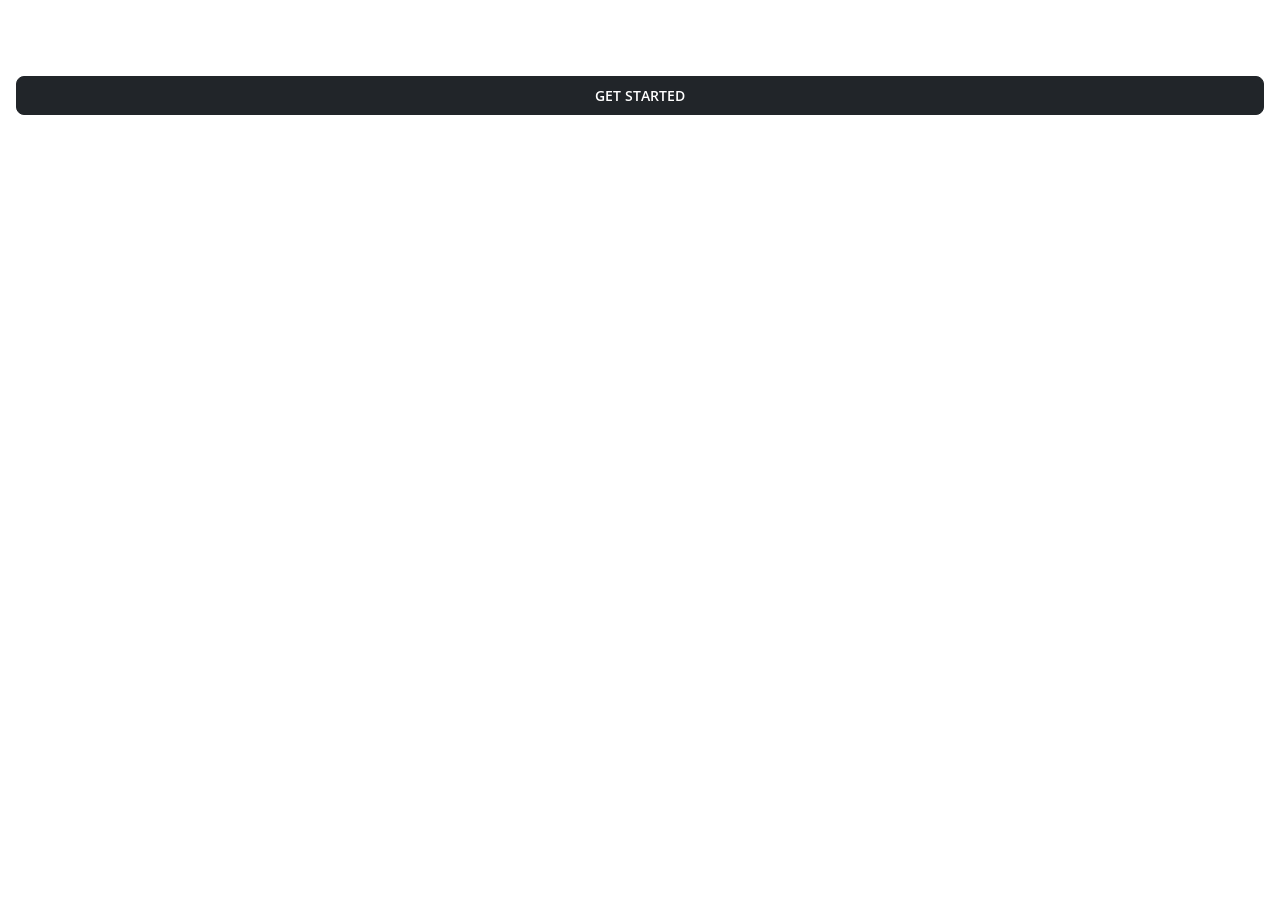
<file: index.html>
<!doctype html>
<html lang="en">
  <head>
    <meta charset="utf-8">
    <meta name="viewport" content="width=device-width, initial-scale=1">
    <title>Shopingo - eCommerce Mobile HTML Template</title>

    <!-- Plugins -->
    <link rel="stylesheet" type="text/css" href="assets/plugins/metismenu/metisMenu.min.css" />
    <link rel="stylesheet" type="text/css" href="assets/plugins/metismenu/mm-vertical.css" />
    
    <!--CSS Files-->
    <link href="assets/css/bootstrap.min.css" rel="stylesheet"/>
    <link href="https://fonts.googleapis.com/css2?family=Open+Sans:wght@400;500;600&display=swap" rel="stylesheet">
    <link rel="stylesheet" href="https://cdn.jsdelivr.net/npm/bootstrap-icons@1.8.3/font/bootstrap-icons.css">
    <link href="assets/css/style.css" rel="stylesheet"/>
    <link href="assets/css/dark-theme.css" rel="stylesheet"/>
  </head>
  <body>


   <!--start wrapper-->
    <div class="wrapper">

      <!--start to page content-->
       <div class="page-content">

        <div class="card rounded-0 border-0">
          <div class="card-body p-0">
             <div class="d-grid">
                <a href="pe/avemi/index.html" class="btn btn-dark btn-ecomm rounded-3">Get Started</a>   
             </div>
          </div>
        </div>

       </div>
     <!--end to page content-->

    </div>
   <!--end wrapper-->


    <!--JS Files-->  
    <script src="assets/js/bootstrap.bundle.min.js"></script>
  </body>
</html>
</file>
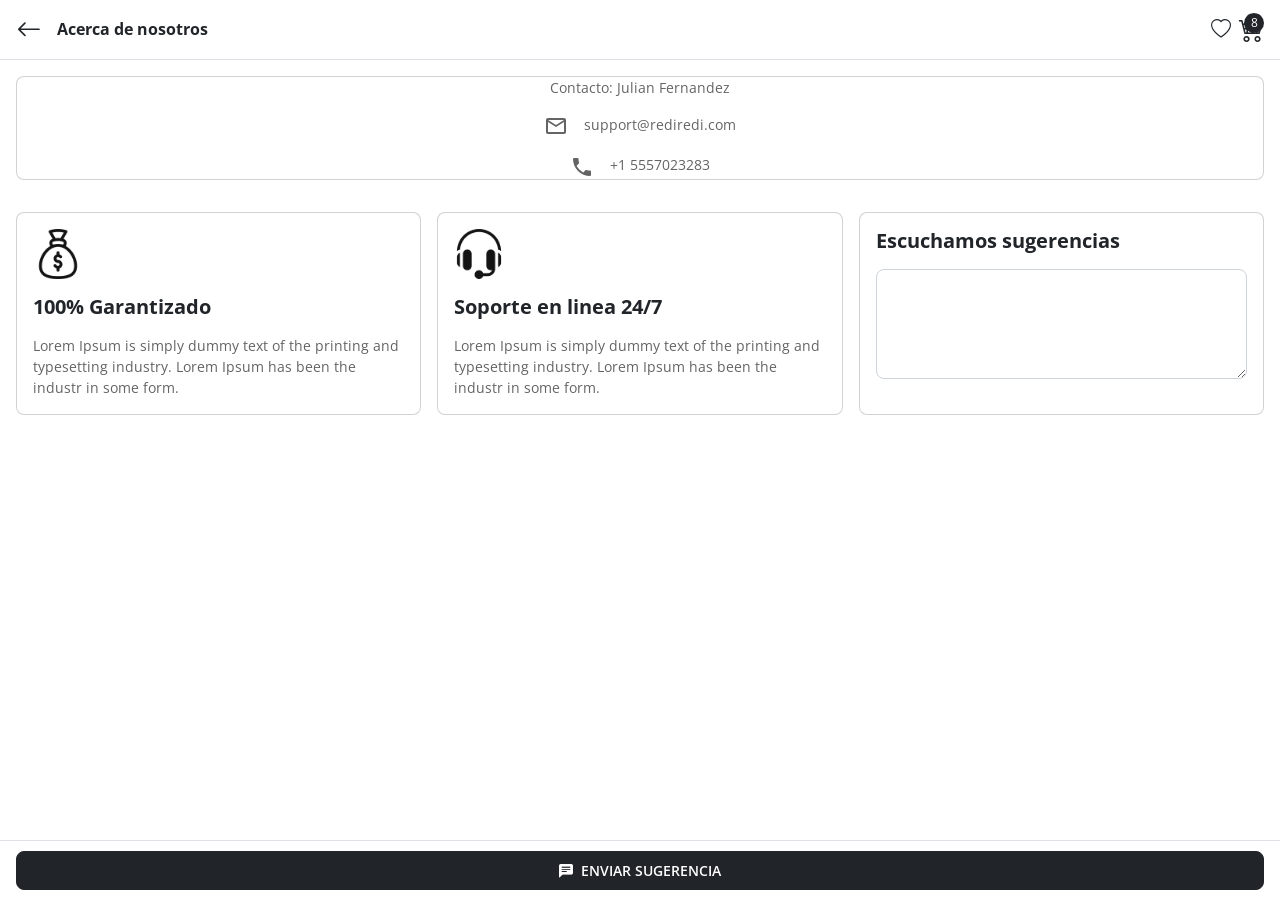
<file: about-us.html>
<!doctype html>
<html lang="en">
  <head>
    <meta charset="utf-8">
    <meta name="viewport" content="width=device-width, initial-scale=1">
    <title>Shopingo - eCommerce Mobile HTML Template</title>


    <!-- Plugins -->
    <link rel="stylesheet" type="text/css" href="assets/plugins/metismenu/metisMenu.min.css" />
    <link rel="stylesheet" type="text/css" href="assets/plugins/metismenu/mm-vertical.css" />

    <!--CSS Files-->
    <link href="assets/css/bootstrap.min.css" rel="stylesheet"/>
    <link href="https://fonts.googleapis.com/css2?family=Open+Sans:wght@400;500;600&display=swap" rel="stylesheet">
    <link rel="stylesheet" href="https://cdn.jsdelivr.net/npm/bootstrap-icons@1.8.3/font/bootstrap-icons.css">
    <link href="assets/css/style.css" rel="stylesheet"/>
    <link href="assets/css/dark-theme.css" rel="stylesheet"/>
  </head>
  <body>

    <!--page loader-->
    <div class="loader-wrapper">
      <div class="d-flex justify-content-center align-items-center position-absolute top-50 start-50 translate-middle">
        <div class="spinner-border text-white" role="status">
          <span class="visually-hidden">Loading...</span>
        </div>
      </div>
    </div>
   <!--end loader-->

   <!--start wrapper-->
    <div class="wrapper">

       <!--start to header-->
       <header class="top-header fixed-top border-bottom d-flex align-items-center">
        <nav class="navbar navbar-expand w-100 p-0 gap-3 align-items-center">
            <div class="nav-button" onclick="history.back()"><a href="javascript:;"><i class="bi bi-arrow-left"></i></a></div>
            <div class="about-us">
              <h6 class="mb-0 fw-bold text-dark">Acerca de nosotros</h6>
            </div>
            <form class="searchbar">
              <div class="position-absolute top-50 translate-middle-y search-icon start-0 ms-4"><i class="bi bi-search"></i></div>
              <input class="form-control px-5" type="text" placeholder="Search for anything">
              <div class="position-absolute top-50 translate-middle-y end-0 search-close-icon me-4"><i class="bi bi-x-lg"></i></div>
            </form>
            <ul class="navbar-nav ms-auto d-flex align-items-center top-right-menu">
              <!-- <li class="nav-item mobile-search-button">
                <a class="nav-link" href="javascript:;"><i class="bi bi-search"></i></a>
              </li> -->
              <li class="nav-item">
                <a class="nav-link" href="wishlist.html"><i class="bi bi-heart"></i></a>
              </li>
              <div class="nav-button" data-bs-toggle="offcanvas" data-bs-target="#offcanvasSidenav">
                <a href="javascript:;">
                  <div class="cart-badge">8</div>
                  <i class="bi bi-cart4"></i>
                </a>
              </div>
            </ul>
        </nav>
       </header>
        <!--end to header-->

      <!--start to page content-->
       <div class="page-content">

       <div class="card rounded-0 shadow-none w-100 rounded-3">
        <div class="d-flex flex-column gap-3 text-left text-sm fw-medium">
          <div class="d-flex justify-content-center font-bold text-gray-300">Contacto: Julian Fernandez</div>
          <div class="d-flex justify-content-center gap-3">
            <div class="r-icon flex align-middle justify-center inline-block">
              <svg data-v-f43f2976="" xmlns="http://www.w3.org/2000/svg" xmlns:xlink="http://www.w3.org/1999/xlink" aria-hidden="true" role="img" class="icon" width="24px" height="24px" viewBox="0 0 24 24"><path fill="currentColor" d="M22 6c0-1.1-.9-2-2-2H4c-1.1 0-2 .9-2 2v12c0 1.1.9 2 2 2h16c1.1 0 2-.9 2-2zm-2 0l-8 5l-8-5zm0 12H4V8l8 5l8-5z"></path></svg>
            </div> support@rediredi.com
          </div>
          <div class="d-flex justify-content-center gap-3">
              <div class="r-icon flex align-middle justify-center inline-block">
                <svg data-v-f43f2976="" xmlns="http://www.w3.org/2000/svg" xmlns:xlink="http://www.w3.org/1999/xlink" aria-hidden="true" role="img" class="icon" width="24px" height="24px" viewBox="0 0 24 24"><path fill="currentColor" d="M6.62 10.79c1.44 2.83 3.76 5.15 6.59 6.59l2.2-2.2c.28-.28.67-.36 1.02-.25c1.12.37 2.32.57 3.57.57a1 1 0 0 1 1 1V20a1 1 0 0 1-1 1A17 17 0 0 1 3 4a1 1 0 0 1 1-1h3.5a1 1 0 0 1 1 1c0 1.25.2 2.45.57 3.57c.11.35.03.74-.25 1.02z"></path></svg>
              </div> +1  5557023283
          </div>
        </div>
       </div>

       <div class="separator py-3">
      </div>

      <div class="row row-cols-1 row-cols-xl-3 g-3 why-choose">
        <div class="col d-flex">
          <div class="card rounded-0 shadow-none w-100 rounded-3">
            <div class="card-body">
              <img src="assets/images/icons/money-bag.webp" width="50" alt="">
              <h5 class="my-3 fw-bold">100% Garantizado</h5>
              <p class="mb-0">Lorem Ipsum is simply dummy text of the printing and typesetting industry. Lorem Ipsum has been the industr in some form.</p>
            </div>
          </div>
        </div>
        <div class="col d-flex">
          <div class="card rounded-0 shadow-none w-100 rounded-3">
            <div class="card-body">
              <img src="assets/images/icons/support.webp" width="50" alt="">
              <h5 class="my-3 fw-bold">Soporte en linea 24/7</h5>
              <p class="mb-0">Lorem Ipsum is simply dummy text of the printing and typesetting industry. Lorem Ipsum has been the industr in some form.</p>
            </div>
          </div>
        </div>
        <div class="col d-flex">
          <div class="card rounded-0 shadow-none w-100 rounded-3">
            <div class="card-body">
              <form>
                <div class="form-body">
                  <h5 class="mb-0 fw-bold">Escuchamos sugerencias </h5>
                  <div class="mt-3">
                    <textarea class="form-control rounded-3" rows="4" cols="4"></textarea>
                  </div>
                </div>
              </form>
            </div>
          </div>
        </div>
      </div>
       </div>
     <!--end to page content-->


      <!--start to footer-->
      <footer class="page-footer fixed-bottom border-top d-flex align-items-center justify-content-center gap-3">
        <a href="shop.html" class="btn btn-ecomm rounded-3 btn-dark flex-fill"><i class="bi bi-chat-left-text-fill me-2"></i>Enviar Sugerencia</a>
      </footer>
       <!--end to footer-->
       
       <!--start sidenav-->
     <div class="sidenav">
      <div class="offcanvas offcanvas-end" tabindex="-1" id="offcanvasSidenav">
       <div class="offcanvas-header bg-dark border-bottom border-light">
          <div class="hstack gap-3">
              <div class="">
                <img src="assets/images/avatars/01.webp" width="45" class="rounded-3 p-1 bg-white" alt=""/>
              </div>
              <div class="details">
                <h6 class="mb-0 text-white">Hi! Jhon Deo</h6>
              </div>
          </div>
         <div data-bs-dismiss="offcanvas"><i class="bi bi-x-lg fs-5 text-white"></i></div>
       </div>
       <div class="offcanvas-body p-0">
         <nav class="sidebar-nav">
           <ul class="metismenu" id="sidenav">
             <li>
               <a href="home.html">
                  <i class="bi bi-house-door me-2"></i>
                   Home
                </a>
             </li>
             <li>
               <a class="has-arrow" href="javascript:;">
                 <i class="bi bi-person-circle me-2"></i>
                   Account
               </a>
               <ul>
                 <li><a href="profile.html">Profile</a></li>
                 <li><a href="my-orders.html">My Orders</a></li>
                 <li><a href="my-profile.html">My Profile</a></li>
                 <li><a href="addresses.html">Addresses</a></li>
                 <li><a href="notification.html">Notification</a></li>
               </ul>
             </li>
             <li>
               <a class="has-arrow" href="javascript:;">
                  <i class="bi bi-basket3 me-2"></i>
                  Shop Pages
                </a>
               <ul>
                 <li><a href="shop.html">Shop</a></li>
                 <li><a href="cart.html">Cart</a></li>
                 <li><a href="wishlist.html">Wishlist</a></li>
                 <li><a href="product-details.html">Product Details</a></li>
                 <li><a href="checkout.html">Checkout</a></li>
                 <li><a href="order-tracking.html">Order Tracking</a></li>
               </ul>
             </li>
             <li>
               <a class="has-arrow" href="javascript:;">
                  <i class="bi bi-credit-card me-2"></i>
                  Payment
                </a>
               <ul>
                 <li><a href="payment-method.html">Payment Method</a></li>
                 <li><a href="payment-error.html">Payment Error</a></li>
                 <li><a href="payment-completed.html">Payment Completed</a></li>
               </ul>
             </li>
             <li>
               <a class="has-arrow" href="javascript:;">
                  <i class="bi bi-grid me-2"></i>
                  Category
                </a>
               <ul>
                 <li><a href="category-grid.html">Category Grid</a></li>
                 <li><a href="category-list.html">Category List</a></li>
               </ul>
             </li>
             <li>
               <a class="has-arrow" href="javascript:;">
                  <i class="bi bi-lock me-2"></i>
                  Authentication
                </a>
               <ul>
                 <li><a href="authentication-log-in.html">Log In</a></li>
                 <li><a href="authentication-sign-up.html">Sign Up</a></li>
                 <li><a href="authentication-otp-varification.html">Verification</a></li>
                 <li><a href="authentication-change-password.html">Change Password</a></li>
                 <li><a href="authentication-splash.html">Splash</a></li>
                 <li><a href="authentication-splash-2.html">Splash 2</a></li>
               </ul>
             </li>
             <li>
               <a class="has-arrow" href="javascript:;">
                  <i class="bi bi-star me-2"></i>
                  Customer Reviews
                </a>
               <ul>
                 <li><a href="reviews-and-ratings.html">Ratings & Reviews</a></li>
                 <li><a href="write-a-review.html">Write a Review</a></li>
               </ul>
             </li>
             <li>
               <a href="about-us.html">
                  <i class="bi bi-emoji-smile me-2"></i>
                  About Us
                </a>
             </li>
             <li>
               <a href="contact-us.html">
                  <i class="bi bi-headphones me-2"></i>
                  Contact Us
                </a>
             </li>

           </ul>
         </nav>
       </div>
       <div class="offcanvas-footer border-top p-3">
         <div class="form-check form-switch">
           <input class="form-check-input" type="checkbox" role="switch" id="DarkMode" onchange="toggleTheme()">
           <label class="form-check-label" for="DarkMode">Dark Mode</label>
         </div>
       </div>
     </div>
   </div>
  <!--end sidenav-->

    </div>
   <!--end wrapper-->


    <!--JS Files-->  
    <script src="assets/js/bootstrap.bundle.min.js"></script>
    <script src="assets/js/jquery.min.js"></script>
    <script src="assets/js/cookies-theme-switcher.js"></script>
    <script src="assets/plugins/metismenu/metisMenu.min.js"></script>
    <script src="assets/js/main.js"></script>
    <script src="assets/js/loader.js"></script>
  </body>
</html>
</file>
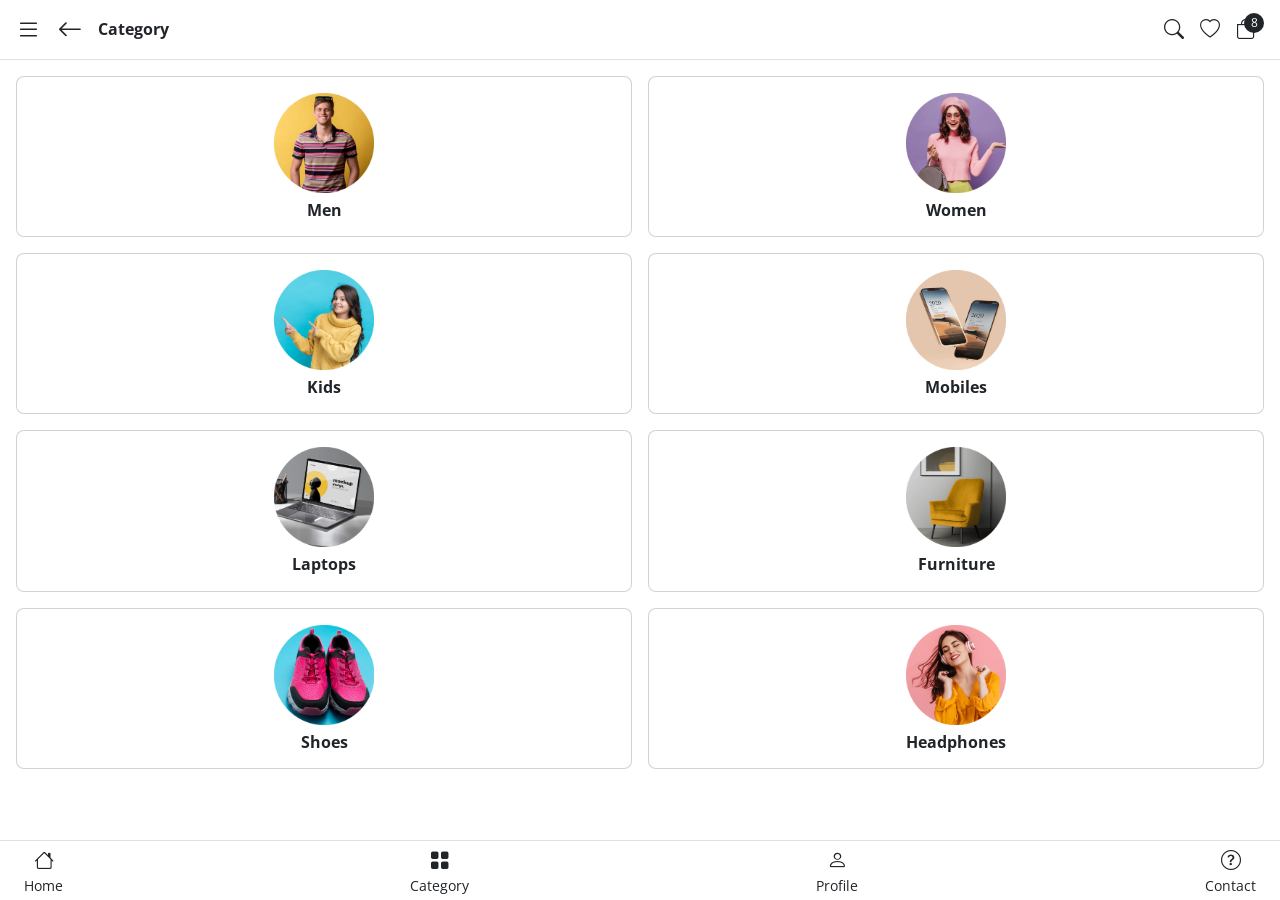
<file: category-grid.html>
<!doctype html>
<html lang="en">
  <head>
    <meta charset="utf-8">
    <meta name="viewport" content="width=device-width, initial-scale=1">
    <title>Shopingo - eCommerce Mobile HTML Template</title>

    <!-- Plugins -->
    <link rel="stylesheet" type="text/css" href="assets/plugins/metismenu/metisMenu.min.css" />
    <link rel="stylesheet" type="text/css" href="assets/plugins/metismenu/mm-vertical.css" />
     <link rel="stylesheet" type="text/css" href="assets/plugins/slick/slick.css" />
     <link rel="stylesheet" type="text/css" href="assets/plugins/slick/slick-theme.css" />

    <!--CSS Files-->
    <link href="assets/css/bootstrap.min.css" rel="stylesheet"/>
    <link href="https://fonts.googleapis.com/css2?family=Open+Sans:wght@400;500;600&display=swap" rel="stylesheet">
    <link rel="stylesheet" href="https://cdn.jsdelivr.net/npm/bootstrap-icons@1.8.3/font/bootstrap-icons.css">
    <link href="assets/css/style.css" rel="stylesheet"/>
    <link href="assets/css/dark-theme.css" rel="stylesheet"/>
  </head>
  <body>

    <!--page loader-->
    <div class="loader-wrapper">
      <div class="d-flex justify-content-center align-items-center position-absolute top-50 start-50 translate-middle">
        <div class="spinner-border text-white" role="status">
          <span class="visually-hidden">Loading...</span>
        </div>
      </div>
    </div>
   <!--end loader-->

   <!--start wrapper-->
    <div class="wrapper">

       <!--start to header-->
       <header class="top-header fixed-top border-bottom d-flex align-items-center">
        <nav class="navbar navbar-expand w-100 p-0 gap-3 align-items-center">
          <div class="nav-button" data-bs-toggle="offcanvas" data-bs-target="#offcanvasSidenav"><a href="javascript:;"><i class="bi bi-list"></i></a></div>
            <div class="nav-button" onclick="history.back()"><a href="javascript:;"><i class="bi bi-arrow-left"></i></a></div>
            <div class="shop-category">
              <h6 class="mb-0 fw-bold text-dark">Category</h6>
            </div>
            <form class="searchbar">
              <div class="position-absolute top-50 translate-middle-y search-icon start-0 ms-4"><i class="bi bi-search"></i></div>
              <input class="form-control px-5" type="text" placeholder="Search for anything">
              <div class="position-absolute top-50 translate-middle-y end-0 search-close-icon me-4"><i class="bi bi-x-lg"></i></div>
            </form>
            <ul class="navbar-nav ms-auto d-flex align-items-center top-right-menu">
              <li class="nav-item mobile-search-button">
                <a class="nav-link" href="javascript:;"><i class="bi bi-search"></i></a>
              </li>
              <li class="nav-item">
                <a class="nav-link" href="wishlist.html"><i class="bi bi-heart"></i></a>
              </li>
              <li class="nav-item">
                <a class="nav-link position-relative" href="cart.html">
                  <div class="cart-badge">8</div>
                  <i class="bi bi-bag"></i>
                </a>
              </li>
            </ul>
        </nav>
       </header>
        <!--end to header-->

      <!--start to page content-->
       <div class="page-content">

        <div class="row row-cols-2 g-3">
          <div class="col">
            <a href="shop.html">
              <div class="card rounded-3 mb-0">
                <div class="card-body">
                   <div class="d-flex flex-column flex-column-reverse align-items-center justify-content-between gap-2">
                      <div class="category-name">
                        <h6 class="mb-0 fw-bold text-dark">Men</h6>
                      </div>
                      <div class="category-img">
                        <img src="assets/images/circular-category/01.webp" class="img-fluid" width="100" alt=""/>
                       </div>
                   </div>
                </div>
              </div>
            </a>
          </div>
          <div class="col">
            <a href="shop.html">
            <div class="card rounded-3 mb-0">
              <div class="card-body">
                 <div class="d-flex flex-column flex-column-reverse align-items-center justify-content-between gap-2">
                    <div class="category-name">
                      <h6 class="mb-0 fw-bold text-dark">Women</h6> 
                    </div>
                    <div class="category-img">
                      <img src="assets/images/circular-category/02.webp" class="img-fluid" width="100" alt=""/>
                     </div>
                 </div>
              </div>
            </div>
          </a>
          </div>
          <div class="col">
            <a href="shop.html">
            <div class="card rounded-3 mb-0">
              <div class="card-body">
                 <div class="d-flex flex-column flex-column-reverse align-items-center justify-content-between gap-2">
                    <div class="category-name">
                      <h6 class="mb-0 fw-bold text-dark">Kids</h6>
                    </div>
                    <div class="category-img">
                      <img src="assets/images/circular-category/03.webp" class="img-fluid" width="100" alt=""/>
                     </div>
                 </div>
              </div>
            </div>
           </a>
          </div>
          <div class="col">
            <a href="shop.html">
            <div class="card rounded-3 mb-0">
              <div class="card-body">
                 <div class="d-flex flex-column flex-column-reverse align-items-center justify-content-between gap-2">
                    <div class="category-name">
                      <h6 class="mb-0 fw-bold text-dark">Mobiles</h6>
                    </div>
                    <div class="category-img">
                      <img src="assets/images/circular-category/04.webp" class="img-fluid" width="100" alt=""/>
                     </div>
                 </div>
              </div>
            </div>
            </a>
          </div>
          <div class="col">
            <a href="shop.html">
            <div class="card rounded-3 mb-0">
              <div class="card-body">
                 <div class="d-flex flex-column flex-column-reverse align-items-center justify-content-between gap-2">
                    <div class="category-name">
                      <h6 class="mb-0 fw-bold text-dark">Laptops</h6>
                    </div>
                    <div class="category-img">
                      <img src="assets/images/circular-category/05.webp" class="img-fluid" width="100" alt=""/>
                     </div>
                 </div>
              </div>
            </div>
            </a>
          </div>
          <div class="col">
            <a href="shop.html">
            <div class="card rounded-3 mb-0">
              <div class="card-body">
                 <div class="d-flex flex-column flex-column-reverse align-items-center justify-content-between gap-2">
                    <div class="category-name">
                      <h6 class="mb-0 fw-bold text-dark">Furniture</h6>
                    </div>
                    <div class="category-img">
                      <img src="assets/images/circular-category/06.webp" class="img-fluid" width="100" alt=""/>
                     </div>
                 </div>
              </div>
            </div>
            </a>
          </div>
          <div class="col">
            <a href="shop.html">
            <div class="card rounded-3 mb-0">
              <div class="card-body">
                 <div class="d-flex flex-column flex-column-reverse align-items-center justify-content-between gap-2">
                    <div class="category-name">
                      <h6 class="mb-0 fw-bold text-dark">Shoes</h6>
                    </div>
                    <div class="category-img">
                      <img src="assets/images/circular-category/07.webp" class="img-fluid" width="100" alt=""/>
                     </div>
                 </div>
              </div>
            </div>
            </a>
          </div>
          <div class="col">
            <a href="shop.html">
            <div class="card rounded-3 mb-0">
              <div class="card-body">
                 <div class="d-flex flex-column flex-column-reverse align-items-center justify-content-between gap-2">
                    <div class="category-name">
                      <h6 class="mb-0 fw-bold text-dark">Headphones</h6>
                    </div>
                    <div class="category-img">
                      <img src="assets/images/circular-category/08.webp" class="img-fluid" width="100" alt=""/>
                     </div>
                 </div>
              </div>
            </div>
            </a>
          </div>

        </div><!--end row-->

       </div>
     <!--end to page content-->


     <!--start to footer-->
     <footer class="page-footer fixed-bottom border-top d-flex align-items-center">
      <nav class="navbar navbar-expand p-0 flex-grow-1">
        <div class="navbar-nav align-items-center justify-content-between w-100">
          <a class="nav-link" href="home.html">
            <div class="d-flex flex-column align-items-center">
              <div class="icon"><i class="bi bi-house"></i></div>
              <div class="name">Home</div>
            </div>
          </a>
          <a class="nav-link" href="category-list.html">
            <div class="d-flex flex-column align-items-center">
              <div class="icon"><i class="bi bi-grid-fill"></i></div>
              <div class="name">Category</div>
            </div>
          </a>
          <a class="nav-link" href="profile.html">
            <div class="d-flex flex-column align-items-center">
              <div class="icon"><i class="bi bi-person"></i></div>
              <div class="name">Profile</div>
            </div>
          </a>
          <a class="nav-link" href="contact-us.html">
            <div class="d-flex flex-column align-items-center">
              <div class="icon"><i class="bi bi-question-circle"></i></div>
              <div class="name">Contact</div>
            </div>
          </a>

        </div>
      </nav>
     </footer>
     <!--end to footer-->

     <!--start sidenav-->
     <div class="sidenav">
      <div class="offcanvas offcanvas-start" tabindex="-1" id="offcanvasSidenav">
       <div class="offcanvas-header bg-dark border-bottom border-light">
          <div class="hstack gap-3">
              <div class="">
                <img src="assets/images/avatars/01.webp" width="45" class="rounded-3 p-1 bg-white" alt=""/>
              </div>
              <div class="details">
                <h6 class="mb-0 text-white">Hi! Jhon Deo</h6>
              </div>
          </div>
         <div data-bs-dismiss="offcanvas"><i class="bi bi-x-lg fs-5 text-white"></i></div>
       </div>
       <div class="offcanvas-body p-0">
         <nav class="sidebar-nav">
           <ul class="metismenu" id="sidenav">
             <li>
               <a href="home.html">
                  <i class="bi bi-house-door me-2"></i>
                   Home
                </a>
             </li>
             <li>
               <a class="has-arrow" href="javascript:;">
                 <i class="bi bi-person-circle me-2"></i>
                   Account
               </a>
               <ul>
                 <li><a href="profile.html">Profile</a></li>
                 <li><a href="my-orders.html">My Orders</a></li>
                 <li><a href="my-profile.html">My Profile</a></li>
                 <li><a href="addresses.html">Addresses</a></li>
                 <li><a href="notification.html">Notification</a></li>
               </ul>
             </li>
             <li>
               <a class="has-arrow" href="javascript:;">
                  <i class="bi bi-basket3 me-2"></i>
                  Shop Pages
                </a>
               <ul>
                 <li><a href="shop.html">Shop</a></li>
                 <li><a href="cart.html">Cart</a></li>
                 <li><a href="wishlist.html">Wishlist</a></li>
                 <li><a href="product-details.html">Product Details</a></li>
                 <li><a href="checkout.html">Checkout</a></li>
                 <li><a href="order-tracking.html">Order Tracking</a></li>
               </ul>
             </li>
             <li>
               <a class="has-arrow" href="javascript:;">
                  <i class="bi bi-credit-card me-2"></i>
                  Payment
                </a>
               <ul>
                 <li><a href="payment-method.html">Payment Method</a></li>
                 <li><a href="payment-error.html">Payment Error</a></li>
                 <li><a href="payment-completed.html">Payment Completed</a></li>
               </ul>
             </li>
             <li>
               <a class="has-arrow" href="javascript:;">
                  <i class="bi bi-grid me-2"></i>
                  Category
                </a>
               <ul>
                 <li><a href="category-grid.html">Category Grid</a></li>
                 <li><a href="category-list.html">Category List</a></li>
               </ul>
             </li>
             <li>
               <a class="has-arrow" href="javascript:;">
                  <i class="bi bi-lock me-2"></i>
                  Authentication
                </a>
               <ul>
                 <li><a href="authentication-log-in.html">Log In</a></li>
                 <li><a href="authentication-sign-up.html">Sign Up</a></li>
                 <li><a href="authentication-otp-varification.html">Verification</a></li>
                 <li><a href="authentication-change-password.html">Change Password</a></li>
                 <li><a href="authentication-splash.html">Splash</a></li>
                 <li><a href="authentication-splash-2.html">Splash 2</a></li>
               </ul>
             </li>
             <li>
               <a class="has-arrow" href="javascript:;">
                  <i class="bi bi-star me-2"></i>
                  Customer Reviews
                </a>
               <ul>
                 <li><a href="reviews-and-ratings.html">Ratings & Reviews</a></li>
                 <li><a href="write-a-review.html">Write a Review</a></li>
               </ul>
             </li>
             <li>
               <a href="about-us.html">
                  <i class="bi bi-emoji-smile me-2"></i>
                  About Us
                </a>
             </li>
             <li>
               <a href="contact-us.html">
                  <i class="bi bi-headphones me-2"></i>
                  Contact Us
                </a>
             </li>

           </ul>
         </nav>
       </div>
       <div class="offcanvas-footer border-top p-3">
         <div class="form-check form-switch">
           <input class="form-check-input" type="checkbox" role="switch" id="DarkMode" onchange="toggleTheme()">
           <label class="form-check-label" for="DarkMode">Dark Mode</label>
         </div>
       </div>
     </div>
   </div>
  <!--end sidenav-->
     

    </div>
   <!--end wrapper-->


    <!--JS Files-->  
    <script src="assets/js/bootstrap.bundle.min.js"></script>

    <script src="assets/js/jquery.min.js"></script>
    <script src="assets/js/cookies-theme-switcher.js"></script>
    <script src="assets/plugins/metismenu/metisMenu.min.js"></script>
    <script src="assets/plugins/slick/slick.min.js"></script>
    <script src="assets/js/main.js"></script>
    <script src="assets/js/loader.js"></script>
  </body>
</html>
</file>
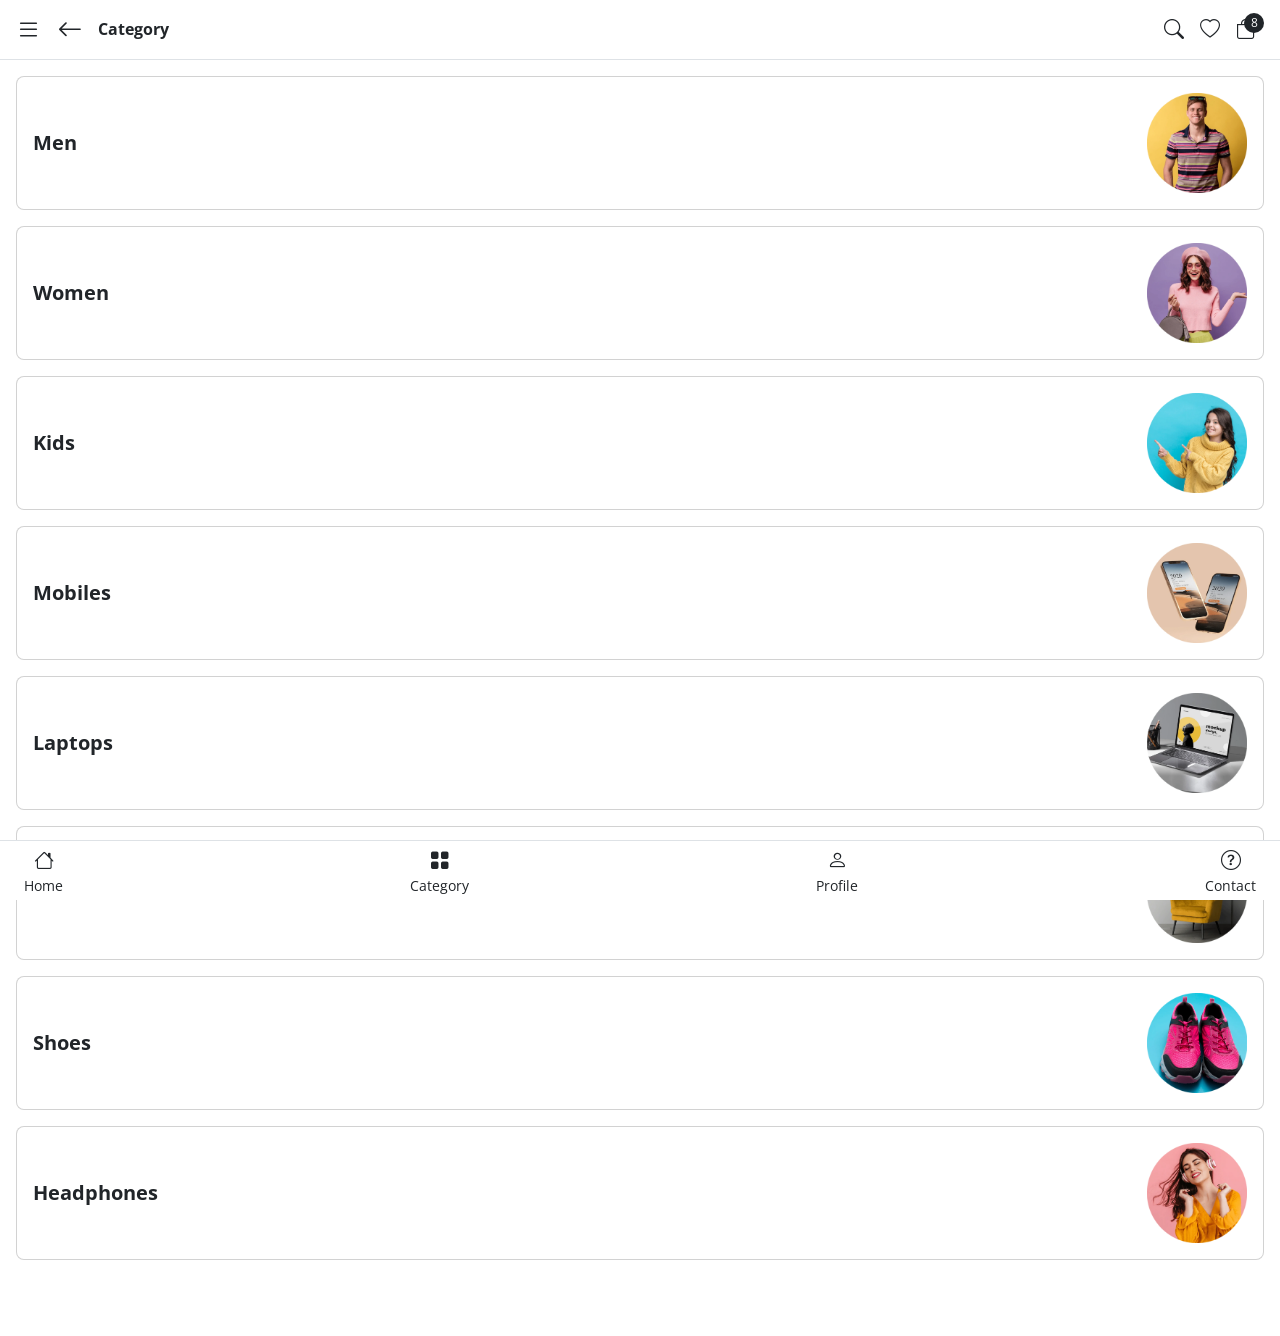
<file: category-list.html>
<!doctype html>
<html lang="en">
  <head>
    <meta charset="utf-8">
    <meta name="viewport" content="width=device-width, initial-scale=1">
    <title>Shopingo - eCommerce Mobile HTML Template</title>

    <!-- Plugins -->
    <link rel="stylesheet" type="text/css" href="assets/plugins/metismenu/metisMenu.min.css" />
    <link rel="stylesheet" type="text/css" href="assets/plugins/metismenu/mm-vertical.css" />
     <link rel="stylesheet" type="text/css" href="assets/plugins/slick/slick.css" />
     <link rel="stylesheet" type="text/css" href="assets/plugins/slick/slick-theme.css" />

    <!--CSS Files-->
    <link href="assets/css/bootstrap.min.css" rel="stylesheet"/>
    <link href="https://fonts.googleapis.com/css2?family=Open+Sans:wght@400;500;600&display=swap" rel="stylesheet">
    <link rel="stylesheet" href="https://cdn.jsdelivr.net/npm/bootstrap-icons@1.8.3/font/bootstrap-icons.css">
    <link href="assets/css/style.css" rel="stylesheet"/>
    <link href="assets/css/dark-theme.css" rel="stylesheet"/>
  </head>
  <body>

    <!--page loader-->
    <div class="loader-wrapper">
      <div class="d-flex justify-content-center align-items-center position-absolute top-50 start-50 translate-middle">
        <div class="spinner-border text-white" role="status">
          <span class="visually-hidden">Loading...</span>
        </div>
      </div>
    </div>
   <!--end loader-->

   <!--start wrapper-->
    <div class="wrapper">

       <!--start to header-->
       <header class="top-header fixed-top border-bottom d-flex align-items-center">
        <nav class="navbar navbar-expand w-100 p-0 gap-3 align-items-center">
          <div class="nav-button" data-bs-toggle="offcanvas" data-bs-target="#offcanvasSidenav"><a href="javascript:;"><i class="bi bi-list"></i></a></div>
            <div class="nav-button" onclick="history.back()"><a href="javascript:;"><i class="bi bi-arrow-left"></i></a></div>
            <div class="shop-category">
              <h6 class="mb-0 fw-bold text-dark">Category</h6>
            </div>
            <form class="searchbar">
              <div class="position-absolute top-50 translate-middle-y search-icon start-0 ms-4"><i class="bi bi-search"></i></div>
              <input class="form-control px-5" type="text" placeholder="Search for anything">
              <div class="position-absolute top-50 translate-middle-y end-0 search-close-icon me-4"><i class="bi bi-x-lg"></i></div>
            </form>
            <ul class="navbar-nav ms-auto d-flex align-items-center top-right-menu">
              <li class="nav-item mobile-search-button">
                <a class="nav-link" href="javascript:;"><i class="bi bi-search"></i></a>
              </li>
              <li class="nav-item">
                <a class="nav-link" href="wishlist.html"><i class="bi bi-heart"></i></a>
              </li>
              <li class="nav-item">
                <a class="nav-link position-relative" href="cart.html">
                  <div class="cart-badge">8</div>
                  <i class="bi bi-bag"></i>
                </a>
              </li>
            </ul>
        </nav>
       </header>
        <!--end to header-->

      <!--start to page content-->
       <div class="page-content">

        <div class="row row-cols-1 g-3">
          <div class="col">
            <a href="shop.html">
              <div class="card rounded-3 mb-0">
                <div class="card-body">
                   <div class="d-flex flex-row align-items-center justify-content-between gap-2">
                      <div class="category-name">
                        <h6 class="mb-0 fw-bold text-dark fs-5">Men</h6>
                      </div>
                      <div class="category-img">
                        <img src="assets/images/circular-category/01.webp" class="img-fluid" width="100" alt=""/>
                       </div>
                   </div>
                </div>
              </div>
            </a>
          </div>
          <div class="col">
            <a href="shop.html">
            <div class="card rounded-3 mb-0">
              <div class="card-body">
                 <div class="d-flex flex-row align-items-center justify-content-between gap-2">
                    <div class="category-name">
                      <h6 class="mb-0 fw-bold text-dark fs-5">Women</h6> 
                    </div>
                    <div class="category-img">
                      <img src="assets/images/circular-category/02.webp" class="img-fluid" width="100" alt=""/>
                     </div>
                 </div>
              </div>
            </div>
          </a>
          </div>
          <div class="col">
            <a href="shop.html">
            <div class="card rounded-3 mb-0">
              <div class="card-body">
                 <div class="d-flex flex-row align-items-center justify-content-between gap-2">
                    <div class="category-name">
                      <h6 class="mb-0 fw-bold text-dark fs-5">Kids</h6>
                    </div>
                    <div class="category-img">
                      <img src="assets/images/circular-category/03.webp" class="img-fluid" width="100" alt=""/>
                     </div>
                 </div>
              </div>
            </div>
           </a>
          </div>
          <div class="col">
            <a href="shop.html">
            <div class="card rounded-3 mb-0">
              <div class="card-body">
                 <div class="d-flex flex-row align-items-center justify-content-between gap-2">
                    <div class="category-name">
                      <h6 class="mb-0 fw-bold text-dark fs-5">Mobiles</h6>
                    </div>
                    <div class="category-img">
                      <img src="assets/images/circular-category/04.webp" class="img-fluid" width="100" alt=""/>
                     </div>
                 </div>
              </div>
            </div>
            </a>
          </div>
          <div class="col">
            <a href="shop.html">
            <div class="card rounded-3 mb-0">
              <div class="card-body">
                 <div class="d-flex flex-row align-items-center justify-content-between gap-2">
                    <div class="category-name">
                      <h6 class="mb-0 fw-bold text-dark fs-5">Laptops</h6>
                    </div>
                    <div class="category-img">
                      <img src="assets/images/circular-category/05.webp" class="img-fluid" width="100" alt=""/>
                     </div>
                 </div>
              </div>
            </div>
            </a>
          </div>
          <div class="col">
            <a href="shop.html">
            <div class="card rounded-3 mb-0">
              <div class="card-body">
                 <div class="d-flex flex-row align-items-center justify-content-between gap-2">
                    <div class="category-name">
                      <h6 class="mb-0 fw-bold text-dark fs-5">Furniture</h6>
                    </div>
                    <div class="category-img">
                      <img src="assets/images/circular-category/06.webp" class="img-fluid" width="100" alt=""/>
                     </div>
                 </div>
              </div>
            </div>
            </a>
          </div>
          <div class="col">
            <a href="shop.html">
            <div class="card rounded-3 mb-0">
              <div class="card-body">
                 <div class="d-flex flex-row align-items-center justify-content-between gap-2">
                    <div class="category-name">
                      <h6 class="mb-0 fw-bold text-dark fs-5">Shoes</h6>
                    </div>
                    <div class="category-img">
                      <img src="assets/images/circular-category/07.webp" class="img-fluid" width="100" alt=""/>
                     </div>
                 </div>
              </div>
            </div>
            </a>
          </div>
          <div class="col">
            <a href="shop.html">
            <div class="card rounded-3 mb-0">
              <div class="card-body">
                 <div class="d-flex flex-row align-items-center justify-content-between gap-2">
                    <div class="category-name">
                      <h6 class="mb-0 fw-bold text-dark fs-5">Headphones</h6>
                    </div>
                    <div class="category-img">
                      <img src="assets/images/circular-category/08.webp" class="img-fluid" width="100" alt=""/>
                     </div>
                 </div>
              </div>
            </div>
            </a>
          </div>

        </div><!--end row-->

       </div>
     <!--end to page content-->


     <!--start to footer-->
     <footer class="page-footer fixed-bottom border-top d-flex align-items-center">
      <nav class="navbar navbar-expand p-0 flex-grow-1">
        <div class="navbar-nav align-items-center justify-content-between w-100">
          <a class="nav-link" href="home.html">
            <div class="d-flex flex-column align-items-center">
              <div class="icon"><i class="bi bi-house"></i></div>
              <div class="name">Home</div>
            </div>
          </a>
          <a class="nav-link" href="category-list.html">
            <div class="d-flex flex-column align-items-center">
              <div class="icon"><i class="bi bi-grid-fill"></i></div>
              <div class="name">Category</div>
            </div>
          </a>
          <a class="nav-link" href="profile.html">
            <div class="d-flex flex-column align-items-center">
              <div class="icon"><i class="bi bi-person"></i></div>
              <div class="name">Profile</div>
            </div>
          </a>
          <a class="nav-link" href="contact-us.html">
            <div class="d-flex flex-column align-items-center">
              <div class="icon"><i class="bi bi-question-circle"></i></div>
              <div class="name">Contact</div>
            </div>
          </a>

        </div>
      </nav>
     </footer>
     <!--end to footer-->

     <!--start sidenav-->
     <div class="sidenav">
      <div class="offcanvas offcanvas-start" tabindex="-1" id="offcanvasSidenav">
       <div class="offcanvas-header bg-dark border-bottom border-light">
          <div class="hstack gap-3">
              <div class="">
                <img src="assets/images/avatars/01.webp" width="45" class="rounded-3 p-1 bg-white" alt=""/>
              </div>
              <div class="details">
                <h6 class="mb-0 text-white">Hi! Jhon Deo</h6>
              </div>
          </div>
         <div data-bs-dismiss="offcanvas"><i class="bi bi-x-lg fs-5 text-white"></i></div>
       </div>
       <div class="offcanvas-body p-0">
         <nav class="sidebar-nav">
           <ul class="metismenu" id="sidenav">
             <li>
               <a href="home.html">
                  <i class="bi bi-house-door me-2"></i>
                   Home
                </a>
             </li>
             <li>
               <a class="has-arrow" href="javascript:;">
                 <i class="bi bi-person-circle me-2"></i>
                   Account
               </a>
               <ul>
                 <li><a href="profile.html">Profile</a></li>
                 <li><a href="my-orders.html">My Orders</a></li>
                 <li><a href="my-profile.html">My Profile</a></li>
                 <li><a href="addresses.html">Addresses</a></li>
                 <li><a href="notification.html">Notification</a></li>
               </ul>
             </li>
             <li>
               <a class="has-arrow" href="javascript:;">
                  <i class="bi bi-basket3 me-2"></i>
                  Shop Pages
                </a>
               <ul>
                 <li><a href="shop.html">Shop</a></li>
                 <li><a href="cart.html">Cart</a></li>
                 <li><a href="wishlist.html">Wishlist</a></li>
                 <li><a href="product-details.html">Product Details</a></li>
                 <li><a href="checkout.html">Checkout</a></li>
                 <li><a href="order-tracking.html">Order Tracking</a></li>
               </ul>
             </li>
             <li>
               <a class="has-arrow" href="javascript:;">
                  <i class="bi bi-credit-card me-2"></i>
                  Payment
                </a>
               <ul>
                 <li><a href="payment-method.html">Payment Method</a></li>
                 <li><a href="payment-error.html">Payment Error</a></li>
                 <li><a href="payment-completed.html">Payment Completed</a></li>
               </ul>
             </li>
             <li>
               <a class="has-arrow" href="javascript:;">
                  <i class="bi bi-grid me-2"></i>
                  Category
                </a>
               <ul>
                 <li><a href="category-grid.html">Category Grid</a></li>
                 <li><a href="category-list.html">Category List</a></li>
               </ul>
             </li>
             <li>
               <a class="has-arrow" href="javascript:;">
                  <i class="bi bi-lock me-2"></i>
                  Authentication
                </a>
               <ul>
                 <li><a href="authentication-log-in.html">Log In</a></li>
                 <li><a href="authentication-sign-up.html">Sign Up</a></li>
                 <li><a href="authentication-otp-varification.html">Verification</a></li>
                 <li><a href="authentication-change-password.html">Change Password</a></li>
                 <li><a href="authentication-splash.html">Splash</a></li>
                 <li><a href="authentication-splash-2.html">Splash 2</a></li>
               </ul>
             </li>
             <li>
               <a class="has-arrow" href="javascript:;">
                  <i class="bi bi-star me-2"></i>
                  Customer Reviews
                </a>
               <ul>
                 <li><a href="reviews-and-ratings.html">Ratings & Reviews</a></li>
                 <li><a href="write-a-review.html">Write a Review</a></li>
               </ul>
             </li>
             <li>
               <a href="about-us.html">
                  <i class="bi bi-emoji-smile me-2"></i>
                  About Us
                </a>
             </li>
             <li>
               <a href="contact-us.html">
                  <i class="bi bi-headphones me-2"></i>
                  Contact Us
                </a>
             </li>

           </ul>
         </nav>
       </div>
       <div class="offcanvas-footer border-top p-3">
         <div class="form-check form-switch">
           <input class="form-check-input" type="checkbox" role="switch" id="DarkMode" onchange="toggleTheme()">
           <label class="form-check-label" for="DarkMode">Dark Mode</label>
         </div>
       </div>
     </div>
   </div>
  <!--end sidenav-->
     

    </div>
   <!--end wrapper-->


    <!--JS Files-->  
    <script src="assets/js/bootstrap.bundle.min.js"></script>

    <script src="assets/js/jquery.min.js"></script>
    <script src="assets/js/cookies-theme-switcher.js"></script>
    <script src="assets/plugins/metismenu/metisMenu.min.js"></script>
    <script src="assets/plugins/slick/slick.min.js"></script>
    <script src="assets/js/main.js"></script>
    <script src="assets/js/loader.js"></script>
  </body>
</html>
</file>
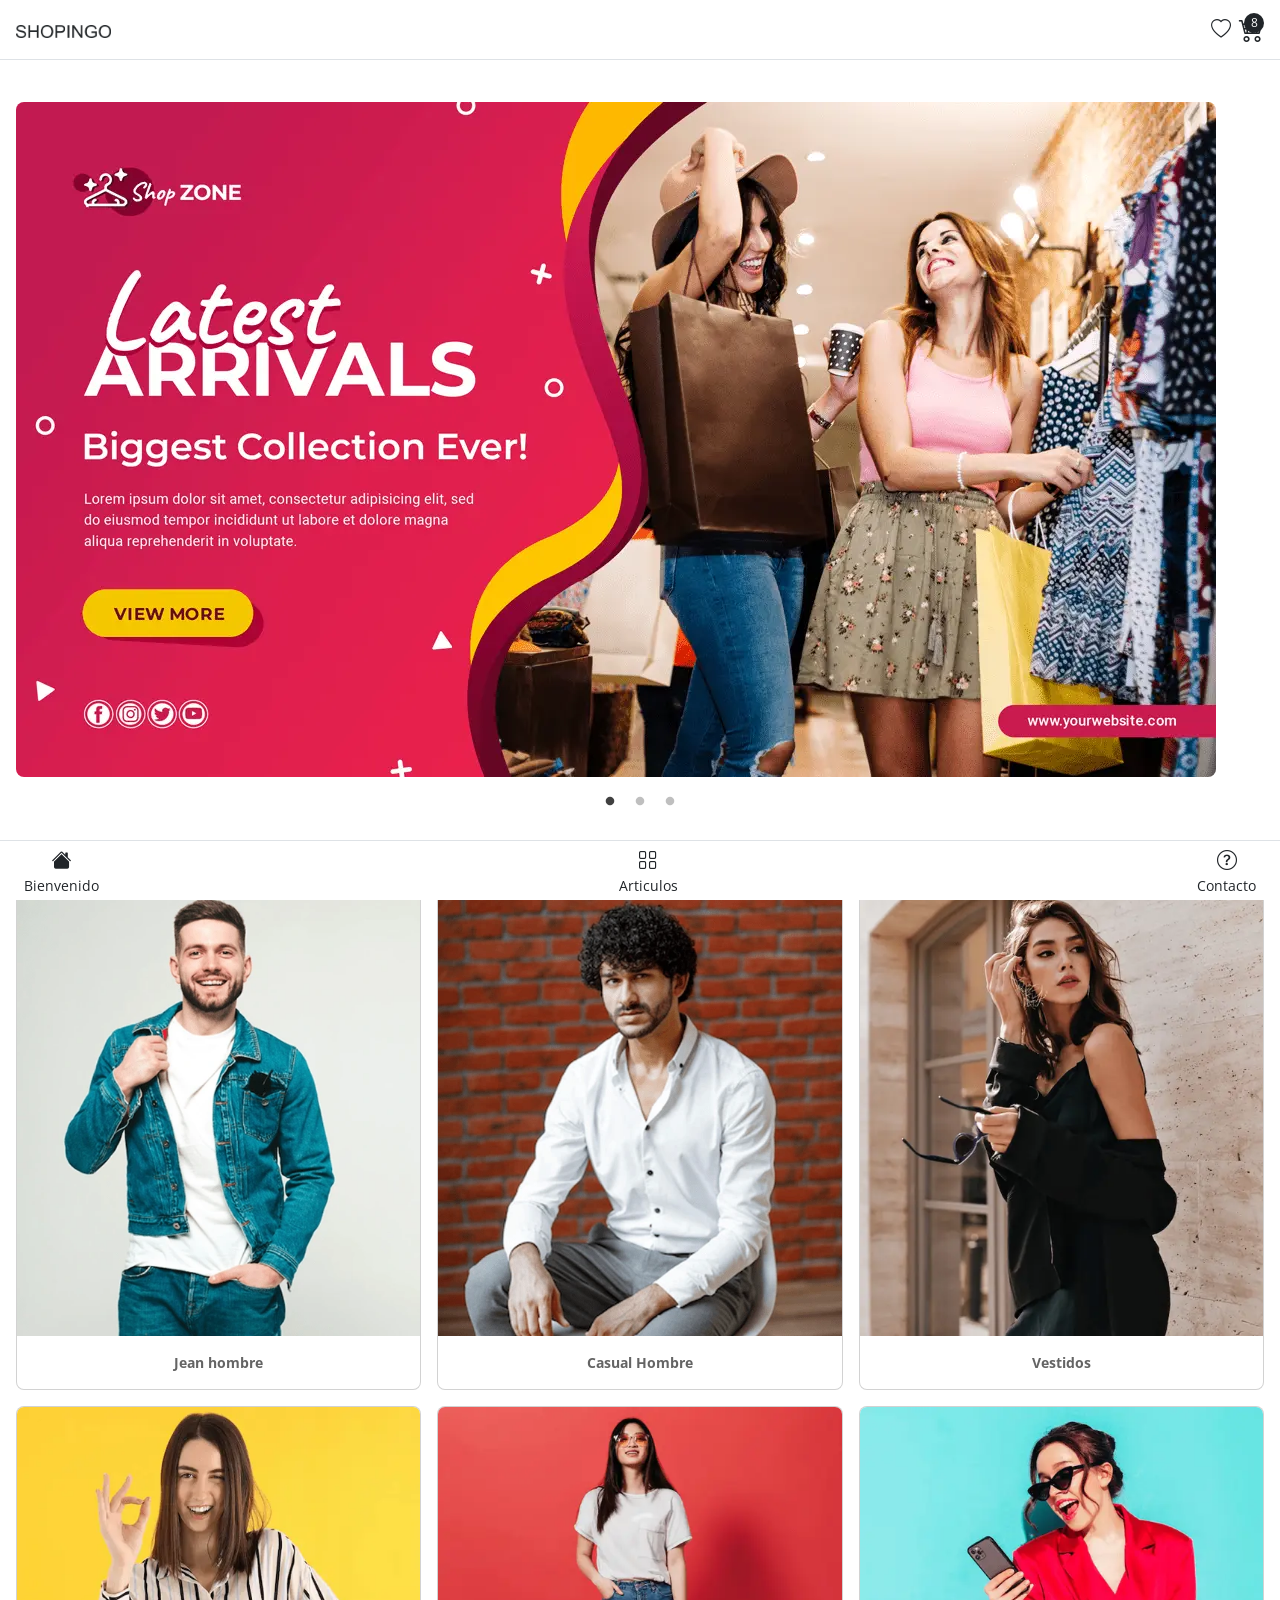
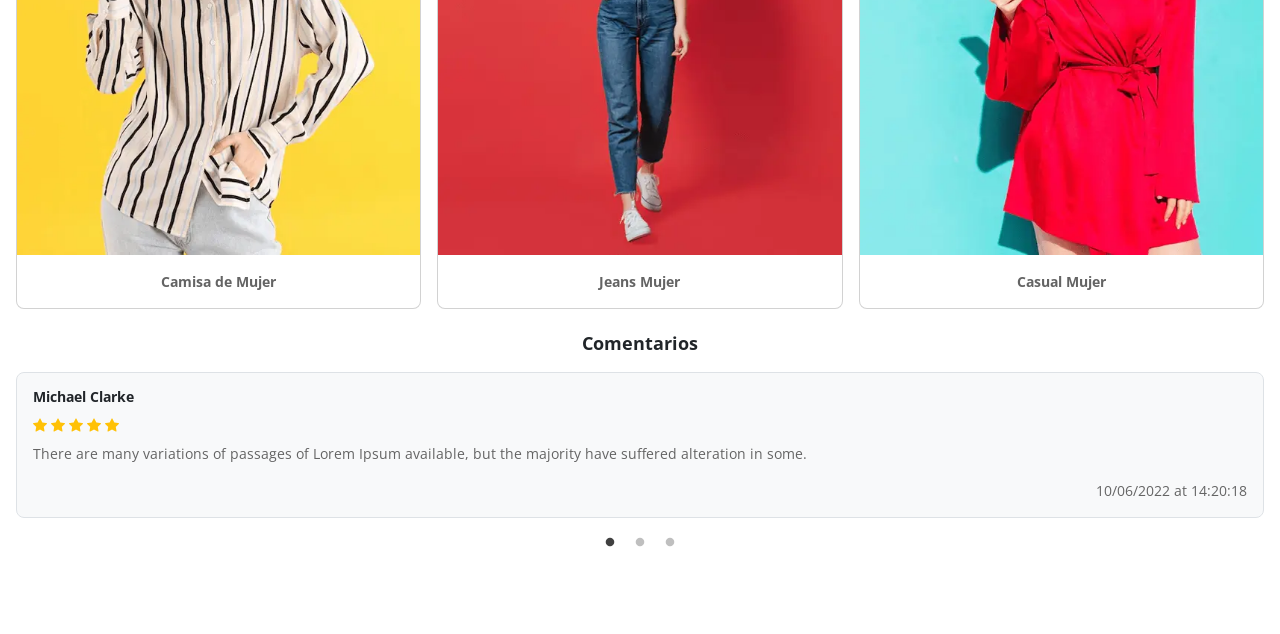
<file: home.html>
<!doctype html>
<html lang="en" class="light-theme">
  <head>
    <meta charset="utf-8">
    <meta name="viewport" content="width=device-width, initial-scale=1">
    <title>Shopingo - eCommerce Mobile HTML Template</title>

     <!-- Plugins -->
     <link rel="stylesheet" type="text/css" href="assets/plugins/metismenu/metisMenu.min.css" />
     <link rel="stylesheet" type="text/css" href="assets/plugins/metismenu/mm-vertical.css" />
     <link rel="stylesheet" type="text/css" href="assets/plugins/slick/slick.css" />
     <link rel="stylesheet" type="text/css" href="assets/plugins/slick/slick-theme.css" />

    <!--CSS Files-->
    <link href="assets/css/bootstrap.min.css" rel="stylesheet"/>
    <script src="https://stackpath.bootstrapcdn.com/bootstrap/5.1.3/js/bootstrap.bundle.min.js"></script>
    <link href="https://fonts.googleapis.com/css2?family=Open+Sans:wght@400;500;600&display=swap" rel="stylesheet">
    <link rel="stylesheet" href="https://cdn.jsdelivr.net/npm/bootstrap-icons@1.8.3/font/bootstrap-icons.css">
    <link href="assets/css/style.css" rel="stylesheet"/>
    <link href="assets/css/dark-theme.css" rel="stylesheet"/>
  </head>
  <body>

   <!--page loader-->
    <div class="loader-wrapper">
      <div class="d-flex justify-content-center align-items-center position-absolute top-50 start-50 translate-middle">
        <div class="spinner-border text-white" role="status">
          <span class="visually-hidden">Loading...</span>
        </div>
      </div>
    </div>
   <!--end loader-->

   <!--start wrapper-->
    <div class="wrapper">

       <!--start to header-->
       <header class="top-header fixed-top border-bottom d-flex align-items-center">
        <nav class="navbar navbar-expand w-100 p-0 gap-3 align-items-center">
            <div class="brand-logo"><a href="javascript:;"><img src="assets/images/logo.webp" width="95" alt=""></a></div>
            <!-- <form class="searchbar">
              <div class="position-absolute top-50 translate-middle-y search-icon start-0"><i class="bi bi-search"></i></div>
              <input class="form-control px-5" type="text" placeholder="Search for anything">
              <div class="position-absolute top-50 translate-middle-y end-0 search-close-icon"><i class="bi bi-x-lg"></i></div>
            </form> -->
            <ul class="navbar-nav ms-auto d-flex align-items-center top-right-menu">
              <!-- <li class="nav-item mobile-search-button">
                <a class="nav-link" href="javascript:;"><i class="bi bi-search"></i></a>
              </li> -->
              <li class="nav-item">
                <a class="nav-link" href="wishlist.html"><i class="bi bi-heart"></i></a>
              </li>
              <div class="nav-button" data-bs-toggle="offcanvas" data-bs-target="#offcanvasSidenav">
                <a href="javascript:;">
                  <div class="cart-badge">8</div>
                  <i class="bi bi-cart4"></i>
                </a>
              </div>
            </ul>
        </nav>
       </header>
        <!--end to header-->

      <!--start to page content-->
       <div class="page-content">

         <div class="py-2"></div>

         <!--start banner slider-->
          <div class="banner-slider">
            <div class="banner-item">
              <a href="shop.html"><img src="assets/images/banner-sliders/01.webp" class="img-fluid rounded-3" alt=""></a>
            </div>
            <div class="banner-item">
              <a href="shop.html"><img src="assets/images/banner-sliders/02.webp" class="img-fluid rounded-3" alt=""></a>
            </div>
            <div class="banner-item">
              <a href="shop.html"><img src="assets/images/banner-sliders/03.webp" class="img-fluid rounded-3" alt=""></a>
            </div>
          </div>
         <!--end banner slider-->


         <div class="py-2"></div>


           <div class="py-2"></div>

             <!--start trending category-->
               <div class="trending-category">
                <h4 class="my-2 text-center fw-bold section-title">Categorias</h4>
                <div class="row row-cols-2 row-cols-md-3 g-3">
                  <div class="col d-flex">
                    <div class="card rounded-0 w-100 rounded-3 overflow-hidden">
                      <a href="shop.html"><img src="assets/images/trending/01.webp" class="img-fluid" alt=""></a>
                      <div class="card-body text-center">
                         <p class="mb-0 fw-bold">Jean hombre</p>
                      </div>
                    </div>
                   </div>
                   <div class="col d-flex">
                    <div class="card rounded-0 w-100 rounded-3 overflow-hidden">
                      <a href="shop.html"><img src="assets/images/trending/02.webp" class="img-fluid" alt=""></a>
                      <div class="card-body text-center">
                         <p class="mb-0 fw-bold">Casual Hombre</p>
                      </div>
                    </div>
                   </div>
                   <div class="col d-flex">
                    <div class="card rounded-0 w-100 rounded-3 overflow-hidden">
                      <a href="shop.html"><img src="assets/images/trending/03.webp" class="img-fluid" alt=""></a>
                      <div class="card-body text-center">
                         <p class="mb-0 fw-bold">Vestidos</p>
                      </div>
                    </div>
                   </div>
                   <div class="col d-flex">
                    <div class="card rounded-0 w-100 rounded-3 overflow-hidden">
                      <a href="shop.html"><img src="assets/images/trending/04.webp" class="img-fluid" alt=""></a>
                      <div class="card-body text-center">
                         <p class="mb-0 fw-bold">Camisa de Mujer</p>
                      </div>
                    </div>
                   </div>
                   <div class="col d-flex">
                    <div class="card rounded-0 w-100 rounded-3 overflow-hidden">
                      <a href="shop.html"><img src="assets/images/trending/05.webp" class="img-fluid" alt=""></a>
                      <div class="card-body text-center">
                         <p class="mb-0 fw-bold">Jeans Mujer</p>
                      </div>
                    </div>
                   </div>
                   <div class="col d-flex">
                    <div class="card rounded-0 w-100 rounded-3 overflow-hidden">
                      <a href="shop.html"><img src="assets/images/trending/06.webp" class="img-fluid" alt=""></a>
                      <div class="card-body text-center">
                         <p class="mb-0 fw-bold">Casual Mujer</p>
                      </div>
                    </div>
                   </div>

                  </div>
               </div>
          <!--end trending category-->

          <div class="py-2"></div>

          <!--start reviews section-->
          <div class="reviews-section">
            <h4 class="my-2 text-center fw-bold section-title">Comentarios</h4>

            <div class="review-slider">
              <div class="review-item p-3 border rounded-3 bg-light">
                 <h6 class="client-name fw-bold">Michael Clarke</h6>
                 <div class="ratings mb-2">
                  <i class="bi bi-star-fill text-warning"></i>
                  <i class="bi bi-star-fill text-warning"></i>
                  <i class="bi bi-star-fill text-warning"></i>
                  <i class="bi bi-star-fill text-warning"></i>
                  <i class="bi bi-star-fill text-warning"></i>
                </div>
                <div class="review-text">
                  <p>There are many variations of passages of Lorem Ipsum available, but the majority have suffered alteration in some.</p>
                  <p class="text-end mb-0 reviw-date">10/06/2022 at 14:20:18</p>
                </div>
              </div>
              <div class="review-item p-3 border rounded-3 bg-light">
                <h6 class="client-name fw-bold">Michael Clarke</h6>
                <div class="ratings mb-2">
                 <i class="bi bi-star-fill text-warning"></i>
                 <i class="bi bi-star-fill text-warning"></i>
                 <i class="bi bi-star-fill text-warning"></i>
                 <i class="bi bi-star-fill text-warning"></i>
                 <i class="bi bi-star-fill text-warning"></i>
               </div>
               <div class="review-text">
                 <p>There are many variations of passages of Lorem Ipsum available, but the majority have suffered alteration in some.</p>
                 <p class="text-end mb-0 reviw-date">10/06/2022 at 14:20:18</p>
               </div>
             </div>
             <div class="review-item p-3 border rounded-3 bg-light">
              <h6 class="client-name fw-bold">Michael Clarke</h6>
              <div class="ratings mb-2">
               <i class="bi bi-star-fill text-warning"></i>
               <i class="bi bi-star-fill text-warning"></i>
               <i class="bi bi-star-fill text-warning"></i>
               <i class="bi bi-star-fill text-warning"></i>
               <i class="bi bi-star-fill text-warning"></i>
             </div>
             <div class="review-text">
               <p>There are many variations of passages of Lorem Ipsum available, but the majority have suffered alteration in some.</p>
               <p class="text-end mb-0 reviw-date">10/06/2022 at 14:20:18</p>
             </div>
            </div>
            </div>

          </div>
          <!--end reviews section-->


       </div>
     <!--end to page content-->


     <!--start to footer-->
       <footer class="page-footer fixed-bottom border-top d-flex align-items-center">
        <nav class="navbar navbar-expand p-0 flex-grow-1">
          <div class="navbar-nav align-items-center justify-content-between w-100">
            <a class="nav-link" href="home.html">
              <div class="d-flex flex-column align-items-center">
                <div class="icon"><i class="bi bi-house-fill"></i></div>
                <div class="name">Bienvenido</div>
              </div>
            </a>
            <a class="nav-link" href="category-list.html">
              <div class="d-flex flex-column align-items-center">
                <div class="icon"><i class="bi bi-grid"></i></div>
                <div class="name">Articulos</div>
              </div>
            </a>
            <a class="nav-link" href="about-us.html">
              <div class="d-flex flex-column align-items-center">
                <div class="icon"><i class="bi bi-question-circle"></i></div>
                <div class="name">Contacto</div>
              </div>
            </a>

          </div>
        </nav>
       </footer>
       <!--end to footer-->


     <!--start sidenav-->
     <div class="sidenav">
       <div class="offcanvas offcanvas-end w-100" tabindex="-1" id="offcanvasSidenav" style="max-width: 390px;">
        <div class="offcanvas-header bg-white border-bottom border-light">
           <div class="hstack gap-3">
               <div class="details">
                 <h6 class="mb-0 text-dark">Carrito de Compras</h6>
               </div>
           </div>
          <div data-bs-dismiss="offcanvas"><i class="bi bi-x-lg fs-5 text-dark"></i></div>
        </div>
        <div class="offcanvas-body p-0">
          <div class="d-flex flex-column h-100 overflow-y-scroll bg-white shadow-lg">
            <div class="flex-grow-1 overflow-y-auto p-2">
              <div class="cart-item mt-2">
                <div class="overflow-hidden">
                  <ul class="list-unstyled mb-0">
                    <li class="d-flex align-items-center rounded border border-light bg-white p-3">
                      <div class="flex-shrink-1 overflow-hidden rounded p-1">
                        <img src="assets/images/similar/01.webp" alt="Vestido de color" class="img-fluid rounded">
                      </div>
                      <div class="d-flex flex-column">
                        <div class="text-muted fw-medium">Carolina Herrera Agua de Perfume para Dama - 1 x 2.7 onzas</div>
                        <div class="price">
                          <div class="d-flex align-items-baseline justify-content-end gap-1 text-muted fw-semibold">
                            <div>$</div>
                            <div>2.250</div>
                          </div>
                        </div>
                        <div class="d-flex justify-content-end gap-2">
                          <div class="delete-item-button" item="[object Object]">
                            <button class="border border-light rounded-circle text-muted" style="width: 40px; height: 40px;">
                              <div class="d-flex align-items-center justify-content-center">
                                <svg xmlns="http://www.w3.org/2000/svg" aria-hidden="true" role="img" class="icon" width="20px" height="20px" viewBox="0 0 24 24">
                                  <path fill="currentColor" d="M7 21q-.825 0-1.412-.587T5 19V6q-.425 0-.712-.288T4 5t.288-.712T5 4h4q0-.425.288-.712T10 3h4q.425 0 .713.288T15 4h4q.425 0 .713.288T20 5t-.288.713T19 6v13q0 .825-.587 1.413T17 21zM17 6H7v13h10zm-7 11q.425 0 .713-.288T11 16V9q0-.425-.288-.712T10 8t-.712.288T9 9v7q0 .425.288.713T10 17m4 0q.425 0 .713-.288T15 16V9q0-.425-.288-.712T14 8t-.712.288T13 9v7q0 .425.288.713T14 17M7 6v13z"></path>
                                </svg>
                              </div>
                            </button>
                          </div>
                          <div class="cart-quantity-input">
                            <div class="d-flex justify-content-between rounded-pill border border-light text-muted" style="width: 145px;">
                              <button class="rounded-start border-0 px-2">
                                <div class="d-flex align-items-center justify-content-center">
                                  <svg xmlns="http://www.w3.org/2000/svg" aria-hidden="true" role="img" class="icon" width="20px" height="20px" viewBox="0 0 24 24">
                                    <path fill="currentColor" d="M18 12.998H6a1 1 0 0 1 0-2h12a1 1 0 0 1 0 2"></path>
                                  </svg>
                                </div>
                              </button>
                              <input maxlength="5" class="form-control text-center border-0" style="height: 42px; width: 64px;" value="1"/>
                              <button class="rounded-end border-0 px-2">
                                <div class="d-flex align-items-center justify-content-center">
                                  <svg xmlns="http://www.w3.org/2000/svg" aria-hidden="true" role="img" class="icon" width="20px" height="20px" viewBox="0 0 24 24">
                                    <path fill="currentColor" d="M18 12.998h-5v5a1 1 0 0 1-2 0v-5H6a1 1 0 0 1 0-2h5v-5a1 1 0 0 1 2 0v5h5a1 1 0 0 1 0 2"></path>
                                  </svg>
                                </div>
                              </button>
                            </div>
                          </div>
                        </div>
                      </div>
                    </li>
                  </ul>
                </div>
              </div>
            </div>
          </div>
        </div>
        <div class="offcanvas-footer border-top p-3">
          <div class="d-flex justify-content-between text-dark fw-medium pb-3">
            <div class="mb-0">
             <h6 class="fw-bold">Subtotal</h6>
            </div>
            <div class="mb-0">
             <h6 class="fw-bold">$262.00</h6>
            </div>
          </div>
          <div class="d-flex justify-content-between">
            <button type="button" data-bs-toggle="modal" data-bs-target="#exampleModal" class="btn text-white rounded-3 bg-green flex-fill">
              Preparar pedido
            </button>
          </div>
        </div>
      </div>
    </div>
   <!--end sidenav-->


  </div>
   <!--end wrapper-->
  
   <div class="modal fade rounded-3" id="exampleModal" tabindex="-1" aria-labelledby="exampleModalLabel" aria-hidden="true">
    <div class="modal-dialog">
      <div class="modal-content">
        <div class="modal-header border-0">
          <div class="p-2 bd-highlight">
            <h6 class="text-center text-muted mb-0 fw-bold">Nos compartes tus datos para contactarte.</h6>
          </div>
          <div class="p-2 bd-highlight">
            <button type="button" class="btn-close" data-bs-dismiss="modal" aria-label="Close">
            </button>
          </div>
        </div>
        <div class="modal-body">
          <div class="d-flex flex-column align-items-center">
            <div class="p-2 w-100">
              <input 
              class="form-control rounded-pill border border-secondary px-3 py-2 text-dark placeholder-muted focus-outline" 
              type="text" 
              placeholder="Introduzca su nombre" 
              style="outline-color: rgb(204, 49, 86);">
            </div>
            <div class="d-flex p-2 w-100">
              <div class="d-flex p-2 w-30">
                <div class="dropdown">
                  <button class="btn btn-secondary dropdown-toggle" type="button" id="dropdownMenuButton" data-bs-toggle="dropdown" aria-expanded="false">
                    +51
                  </button>
                  <ul class="dropdown-menu mt-2" aria-labelledby="dropdownMenuButton">
                    <li>
                      <button class="dropdown-item" >
                        <div class="d-flex gap-2 items-center">
                          <div class="r-icon flex align-middle justify-center">
                            <svg data-v-f43f2976="" xmlns="http://www.w3.org/2000/svg" xmlns:xlink="http://www.w3.org/1999/xlink" aria-hidden="true" role="img" class="icon" width="22px" height="22px" viewBox="0 0 512 512"><mask id="iconifyVue659"><circle cx="256" cy="256" r="256" fill="#fff"></circle></mask><g mask="url(#iconifyVue659)"><path fill="#d80027" d="M0 0h167l86 41.2L345 0h167v512H345l-87.9-41.4L167 512H0z"></path><path fill="#eee" d="M167 0h178v512H167z"></path></g></svg>
                          </div> PERU (+51)
                        </div>
                      </button>
                    </li>
                    <li>
                      <button class="dropdown-item" >
                        <div class="d-flex gap-2 items-center">
                          <div class="r-icon flex align-middle justify-center">
                            <svg data-v-f43f2976="" xmlns="http://www.w3.org/2000/svg" xmlns:xlink="http://www.w3.org/1999/xlink" aria-hidden="true" role="img" class="icon" width="22px" height="22px" viewBox="0 0 512 512"><mask id="iconifyVue530"><circle cx="256" cy="256" r="256" fill="#fff"></circle></mask><g mask="url(#iconifyVue530)"><path fill="#d80027" d="m0 256l254.5-51.3L512 256v256H0z"></path><path fill="#0052b4" d="M0 0h256l52.7 132.8L256 256H0z"></path><path fill="#eee" d="M256 0h256v256H256zM152.4 89l16.6 51h53.6l-43.4 31.6l16.6 51l-43.4-31.5l-43.4 31.5l16.6-51L82.2 140h53.6z"></path></g></svg>
                          </div> CHILE (+56)
                        </div>
                      </button>
                    </li>
                    <li>
                      <button class="dropdown-item" >
                        <div class="d-flex gap-2 items-center">
                          <div class="r-icon flex align-middle justify-center">
                            <svg data-v-f43f2976="" xmlns="http://www.w3.org/2000/svg" xmlns:xlink="http://www.w3.org/1999/xlink" aria-hidden="true" role="img" class="icon" width="22px" height="22px" viewBox="0 0 512 512"><mask id="iconifyVue721"><circle cx="256" cy="256" r="256" fill="#fff"></circle></mask><g mask="url(#iconifyVue721)"><path fill="#0052b4" d="m0 144.7l255.3-36.5L512 144.7v222.6L250.5 407L0 367.3z"></path><path fill="#ffda44" d="M0 0h512v144.7H0z"></path><path fill="#d80027" d="M0 367.3h512V512H0z"></path><path fill="#eee" d="M443.4 306.4L429.8 317l6 16.1l-14.3-9.6l-13.5 10.7l4.7-16.5l-14.2-9.6l17.1-.6l4.7-16.5l6 16.1zm-34.7-60l-9 14.5l11 13.2L394 270l-9 14.6l-1.3-17l-16.6-4.3l15.9-6.4l-1.2-17l11 13zm-53-44.5l-3.6 16.8l14.9 8.4l-17 1.8l-3.6 16.8l-7-15.7l-17 1.8l12.7-11.5l-7-15.6l14.8 8.6zm-65-23.7l2.3 17l17 3l-15.5 7.5l2.4 17l-12-12.4l-15.4 7.6l8-15.2l-11.8-12.3l16.9 3zm-69.3 0l8 15.1l17-3l-12 12.4l8 15.2l-15.4-7.6l-11.9 12.4l2.4-17l-15.4-7.5l16.9-3zm-65 23.7l12.7 11.5l14.8-8.6l-7 15.7l12.8 11.4l-17-1.8l-7 15.7l-3.7-16.7l-17-1.8l14.8-8.5zm-53.1 44.5l15.9 6.4l11-13l-1.2 17l16 6.4l-16.7 4.2l-1.2 17L118 270l-16.7 4.2l11-13.2zm-34.7 60l17.2.5l5.9-16l4.7 16.4l17.1.6l-14.2 9.6l4.7 16.6l-13.5-10.6l-14.2 9.6l5.9-16z"></path></g></svg>
                          </div> VENEZUELA (+58)
                        </div>
                      </button>
                    </li>
                    <li>
                      <button class="dropdown-item" >
                        <div class="d-flex gap-2 items-center">
                          <div class="r-icon flex align-middle justify-center">
                            <svg data-v-f43f2976="" xmlns="http://www.w3.org/2000/svg" xmlns:xlink="http://www.w3.org/1999/xlink" aria-hidden="true" role="img" class="icon" width="22px" height="22px" viewBox="0 0 512 512"><mask id="iconifyVue733"><circle cx="256" cy="256" r="256" fill="#fff"></circle></mask><g mask="url(#iconifyVue733)"><path fill="#d80027" d="m0 384l255.8-29.7L512 384v128H0z"></path><path fill="#0052b4" d="m0 256l259.5-31L512 256v128H0z"></path><path fill="#ffda44" d="M0 0h512v256H0z"></path></g></svg>
                          </div> COLOMBIA (+57)
                        </div>
                      </button>
                    </li>
                    <!-- Add more country codes as needed -->
                  </ul>
                </div>
              </div>
              <div class="p-2 flex-fill">
                <input 
                class="form-control rounded-pill border border-secondary px-3 py-2 text-dark placeholder-muted focus-outline" 
                type="text" 
                placeholder="Introduzca su telefono" 
                style="outline-color: rgb(204, 49, 86);">
              </div>
            </div>
          </div>
        </div>
        <div class="modal-footer border-0 flex-nowrap">
          <a class="btn btn-primary" data-bs-dismiss="modal offcanvas" href="home.html">Continuar Vitrineando</a>
          <a class="btn btn-success" data-bs-dismiss="modal offcanvas" href="https://api.whatsapp.com/send?phone=+51963233869&text=Your%20predefined%20message%20here" target="_blank" ><i class="bi bi-whatsapp me-2"></i>Pedirlo por Whastapp</a>
        </div>
      </div>
    </div>
  </div>

    <!--JS Files-->  
    <script src="assets/js/bootstrap.bundle.min.js"></script>

    <script src="assets/js/jquery.min.js"></script>
    <script src="assets/js/cookies-theme-switcher.js"></script>
    <script src="assets/plugins/metismenu/metisMenu.min.js"></script>
    <script src="assets/plugins/slick/slick.min.js"></script>
    <script src="assets/js/main.js"></script>
    <script src="assets/js/index.js"></script>
    <script src="assets/js/loader.js"></script>

  </body>
</html>
</file>
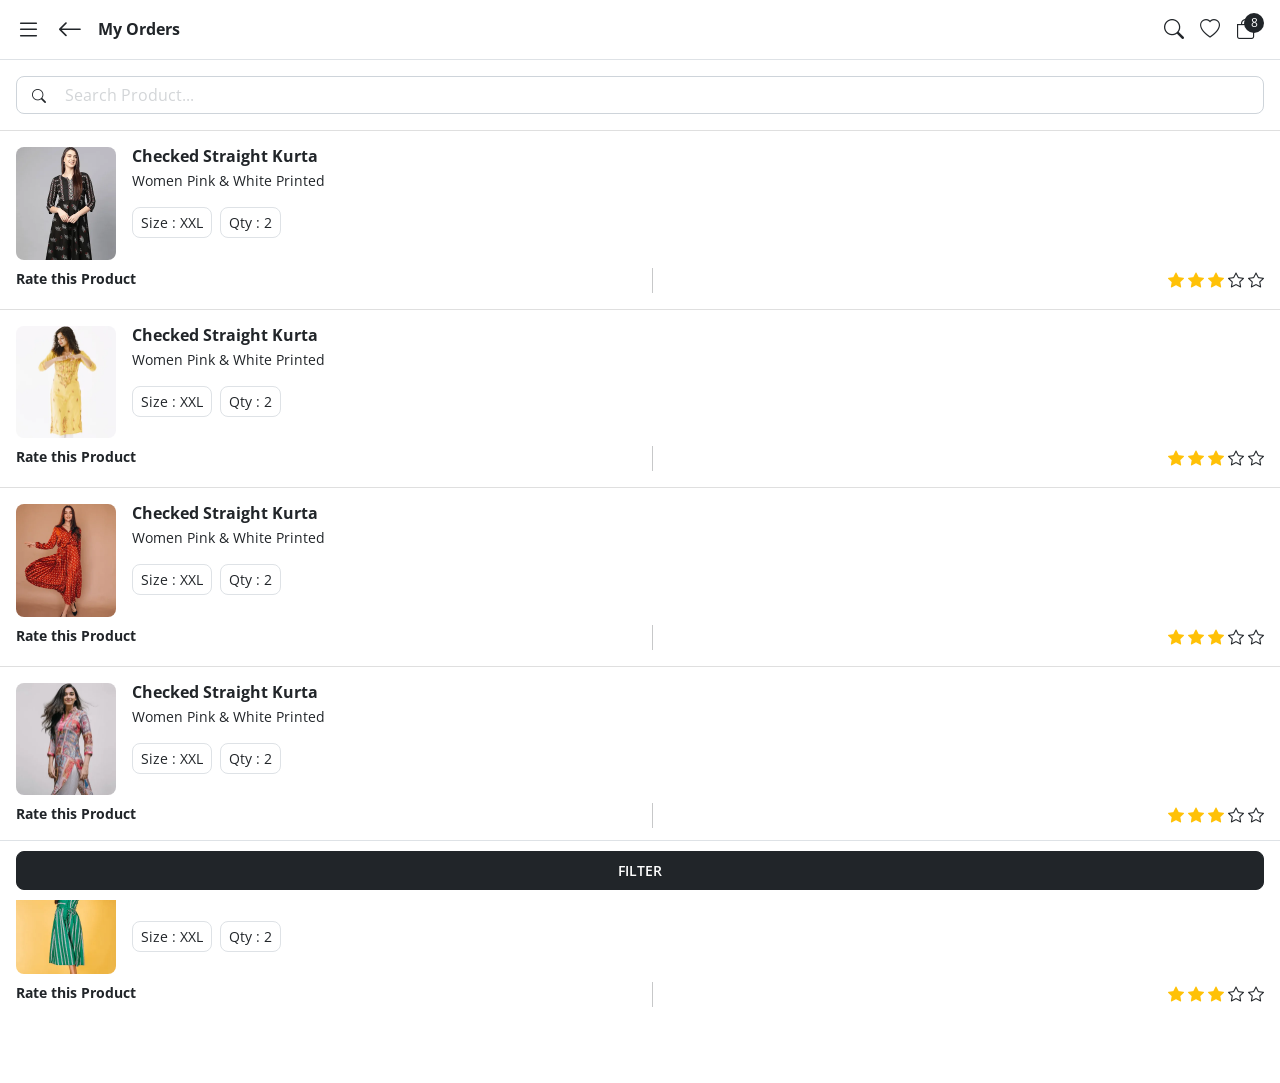
<file: my-orders.html>
<!doctype html>
<html lang="en">
  <head>
    <meta charset="utf-8">
    <meta name="viewport" content="width=device-width, initial-scale=1">
    <title>Shopingo - eCommerce Mobile HTML Template</title>

    <!-- Plugins -->
    <link rel="stylesheet" type="text/css" href="assets/plugins/metismenu/metisMenu.min.css" />
    <link rel="stylesheet" type="text/css" href="assets/plugins/metismenu/mm-vertical.css" />
     <link rel="stylesheet" type="text/css" href="assets/plugins/slick/slick.css" />
     <link rel="stylesheet" type="text/css" href="assets/plugins/slick/slick-theme.css" />

    <!--CSS Files-->
    <link href="assets/css/bootstrap.min.css" rel="stylesheet"/>
    <link href="https://fonts.googleapis.com/css2?family=Open+Sans:wght@400;500;600&display=swap" rel="stylesheet">
    <link rel="stylesheet" href="https://cdn.jsdelivr.net/npm/bootstrap-icons@1.8.3/font/bootstrap-icons.css">
    <link href="assets/css/style.css" rel="stylesheet"/>
    <link href="assets/css/dark-theme.css" rel="stylesheet"/>
  </head>
  <body>

    <!--page loader-->
    <div class="loader-wrapper">
      <div class="d-flex justify-content-center align-items-center position-absolute top-50 start-50 translate-middle">
        <div class="spinner-border text-white" role="status">
          <span class="visually-hidden">Loading...</span>
        </div>
      </div>
    </div>
   <!--end loader-->

   <!--start wrapper-->
    <div class="wrapper">

       <!--start to header-->
       <header class="top-header fixed-top border-bottom d-flex align-items-center">
        <nav class="navbar navbar-expand w-100 p-0 gap-3 align-items-center">
          <div class="nav-button" data-bs-toggle="offcanvas" data-bs-target="#offcanvasSidenav"><a href="javascript:;"><i class="bi bi-list"></i></a></div>
            <div class="nav-button" onclick="history.back()"><a href="javascript:;"><i class="bi bi-arrow-left"></i></a></div>
            <div class="account-my-orders">
              <h6 class="mb-0 fw-bold text-dark">My Orders</h6>
            </div>
            <form class="searchbar">
              <div class="position-absolute top-50 translate-middle-y search-icon start-0 ms-4"><i class="bi bi-search"></i></div>
              <input class="form-control px-5" type="text" placeholder="Search for anything">
              <div class="position-absolute top-50 translate-middle-y end-0 search-close-icon me-4"><i class="bi bi-x-lg"></i></div>
            </form>
            <ul class="navbar-nav ms-auto d-flex align-items-center top-right-menu">
              <li class="nav-item mobile-search-button">
                <a class="nav-link" href="javascript:;"><i class="bi bi-search"></i></a>
              </li>
              <li class="nav-item">
                <a class="nav-link" href="wishlist.html"><i class="bi bi-heart"></i></a>
              </li>
              <li class="nav-item">
                <a class="nav-link position-relative" href="cart.html">
                  <div class="cart-badge">8</div>
                  <i class="bi bi-bag"></i>
                </a>
              </li>
            </ul>
        </nav>
       </header>
        <!--end to header-->

      <!--start to page content-->
       <div class="page-content p-0">


        <ul class="list-group list-group-flush rounded-0">
          <li class="list-group-item py-3">
            <form>
              <div class="position-relative">
                <input type="text" class="form-control ps-5 rounded-3" placeholder="Search Product...">
                <span class="position-absolute top-50 product-show translate-middle-y"><i class="bi bi-search ms-3"></i></span>
             </div>
             </form>
          </li>
          <li class="list-group-item py-3">
            <div class="d-flex flex-row align-items-start align-items-stretch gap-3">
              <div class="product-img">
                 <img src="assets/images/similar/01.webp" class="rounded-3" width="100" alt="">
              </div>
              <div class="product-info flex-grow-1">
                 <h6 class="fw-bold mb-1 text-dark">Checked Straight Kurta</h6>
                 <p class="mb-0"> Women Pink & White Printed</p>
                <div class="mt-3 hstack gap-2">
                  <button type="button" class="btn btn-sm border rounded-3">Size : XXL</button>
                  <button type="button" class="btn btn-sm border rounded-3">Qty : 2</button>
               </div>
              </div>
             </div>
             <div class="d-flex align-items-center gap-3 justify-content-between mt-2">
              <p class="mb-1 fw-bold">Rate this Product</p>
              <div class="vr"></div>
              <div class="ratings">
                <i class="bi bi-star-fill text-warning h6"></i>
                <i class="bi bi-star-fill text-warning h6"></i>
                <i class="bi bi-star-fill text-warning h6"></i>
                <i class="bi bi-star h6"></i>
                <i class="bi bi-star h6"></i>
              </div>
            </div>
          </li>
          <li class="list-group-item py-3">
            <div class="d-flex flex-row align-items-start align-items-stretch gap-3">
              <div class="product-img">
                 <img src="assets/images/similar/02.webp" class="rounded-3" width="100" alt="">
              </div>
              <div class="product-info flex-grow-1">
                 <h6 class="fw-bold mb-1 text-dark">Checked Straight Kurta</h6>
                 <p class="mb-0"> Women Pink & White Printed</p>
                <div class="mt-3 hstack gap-2">
                  <button type="button" class="btn btn-sm border rounded-3">Size : XXL</button>
                  <button type="button" class="btn btn-sm border rounded-3">Qty : 2</button>
               </div>
              </div>
             </div>
             <div class="d-flex align-items-center gap-3 justify-content-between mt-2">
              <p class="mb-1 fw-bold">Rate this Product</p>
              <div class="vr"></div>
              <div class="ratings">
                <i class="bi bi-star-fill text-warning h6"></i>
                <i class="bi bi-star-fill text-warning h6"></i>
                <i class="bi bi-star-fill text-warning h6"></i>
                <i class="bi bi-star h6"></i>
                <i class="bi bi-star h6"></i>
              </div>
            </div>
          </li>
          <li class="list-group-item py-3">
            <div class="d-flex flex-row align-items-start align-items-stretch gap-3">
              <div class="product-img">
                 <img src="assets/images/similar/03.webp" class="rounded-3" width="100" alt="">
              </div>
              <div class="product-info flex-grow-1">
                 <h6 class="fw-bold mb-1 text-dark">Checked Straight Kurta</h6>
                 <p class="mb-0"> Women Pink & White Printed</p>
                <div class="mt-3 hstack gap-2">
                  <button type="button" class="btn btn-sm border rounded-3">Size : XXL</button>
                  <button type="button" class="btn btn-sm border rounded-3">Qty : 2</button>
               </div>
              </div>
             </div>
             <div class="d-flex align-items-center gap-3 justify-content-between mt-2">
              <p class="mb-1 fw-bold">Rate this Product</p>
              <div class="vr"></div>
              <div class="ratings">
                <i class="bi bi-star-fill text-warning h6"></i>
                <i class="bi bi-star-fill text-warning h6"></i>
                <i class="bi bi-star-fill text-warning h6"></i>
                <i class="bi bi-star h6"></i>
                <i class="bi bi-star h6"></i>
              </div>
            </div>
          </li>
          <li class="list-group-item py-3">
            <div class="d-flex flex-row align-items-start align-items-stretch gap-3">
              <div class="product-img">
                 <img src="assets/images/similar/04.webp" class="rounded-3" width="100" alt="">
              </div>
              <div class="product-info flex-grow-1">
                 <h6 class="fw-bold mb-1 text-dark">Checked Straight Kurta</h6>
                 <p class="mb-0"> Women Pink & White Printed</p>
                <div class="mt-3 hstack gap-2">
                  <button type="button" class="btn btn-sm border rounded-3">Size : XXL</button>
                  <button type="button" class="btn btn-sm border rounded-3">Qty : 2</button>
               </div>
              </div>
             </div>
             <div class="d-flex align-items-center gap-3 justify-content-between mt-2">
              <p class="mb-1 fw-bold">Rate this Product</p>
              <div class="vr"></div>
              <div class="ratings">
                <i class="bi bi-star-fill text-warning h6"></i>
                <i class="bi bi-star-fill text-warning h6"></i>
                <i class="bi bi-star-fill text-warning h6"></i>
                <i class="bi bi-star h6"></i>
                <i class="bi bi-star h6"></i>
              </div>
            </div>
          </li>
          <li class="list-group-item py-3">
            <div class="d-flex flex-row align-items-start align-items-stretch gap-3">
              <div class="product-img">
                 <img src="assets/images/similar/05.webp" class="rounded-3" width="100" alt="">
              </div>
              <div class="product-info flex-grow-1">
                 <h6 class="fw-bold mb-1 text-dark">Checked Straight Kurta</h6>
                 <p class="mb-0"> Women Pink & White Printed</p>
                <div class="mt-3 hstack gap-2">
                  <button type="button" class="btn btn-sm border rounded-3">Size : XXL</button>
                  <button type="button" class="btn btn-sm border rounded-3">Qty : 2</button>
               </div>
              </div>
             </div>
             <div class="d-flex align-items-center gap-3 justify-content-between mt-2">
              <p class="mb-1 fw-bold">Rate this Product</p>
              <div class="vr"></div>
              <div class="ratings">
                <i class="bi bi-star-fill text-warning h6"></i>
                <i class="bi bi-star-fill text-warning h6"></i>
                <i class="bi bi-star-fill text-warning h6"></i>
                <i class="bi bi-star h6"></i>
                <i class="bi bi-star h6"></i>
              </div>
            </div>
          </li>
        </ul>

       </div>
     <!--end to page content-->


<!--start order filter offcanvas-->   
<div class="offcanvas offcanvas-bottom h-100 border-top-0" tabindex="-1" id="OrderFilterCanvas">
  <div class="offcanvas-header border-bottom">
    <h6 class="offcanvas-title mb-0 fw-bold text-uppercase text-dark">Order Filters</h6>
    <button type="button" class="btn-close" data-bs-dismiss="offcanvas"></button>
  </div>
  <div class="offcanvas-body">
   <div class="mb-3">
    <h6 class="mb-3 fw-bold">Status</h6>
    <ul class="list-group rounded-3">
      <li class="list-group-item">
        <div class="form-check">
          <input class="form-check-input" type="radio" name="flexRadioDefault" id="flexRadioDefault1" checked="">
          <label class="form-check-label" for="flexRadioDefault1">
            All 
          </label>
        </div>
      </li>
      <li class="list-group-item">
        <div class="form-check">
          <input class="form-check-input" type="radio" name="flexRadioDefault" id="flexRadioDefault2">
          <label class="form-check-label" for="flexRadioDefault2">
            On the way
          </label>
        </div>
      </li>
      <li class="list-group-item">
        <div class="form-check">
          <input class="form-check-input" type="radio" name="flexRadioDefault" id="flexRadioDefault3">
          <label class="form-check-label" for="flexRadioDefault3">
            Delivered
          </label>
        </div>
      </li>
      <li class="list-group-item">
        <div class="form-check">
          <input class="form-check-input" type="radio" name="flexRadioDefault" id="flexRadioDefault4">
          <label class="form-check-label" for="flexRadioDefault4">
            Cancelled
          </label>
        </div>
      </li>
      <li class="list-group-item">
        <div class="form-check">
          <input class="form-check-input" type="radio" name="flexRadioDefault" id="flexRadioDefault5">
          <label class="form-check-label" for="flexRadioDefault5">
            Returned
          </label>
        </div>
      </li>
    </ul>
   </div>

   <div class="mb-3"> 
    <h6 class="mb-3 fw-bold">Time</h6>
    <ul class="list-group rounded-3">
      <li class="list-group-item">
        <div class="form-check">
          <input class="form-check-input" type="radio" name="flexRadioTime" id="flexRadioDefault6" checked="">
          <label class="form-check-label" for="flexRadioDefault6">
            Anytime 
          </label>
        </div>
      </li>
      <li class="list-group-item">
        <div class="form-check">
          <input class="form-check-input" type="radio" name="flexRadioTime" id="flexRadioDefault7">
          <label class="form-check-label" for="flexRadioDefault7">
            Last 30 days
          </label>
        </div>
      </li>
      <li class="list-group-item">
        <div class="form-check">
          <input class="form-check-input" type="radio" name="flexRadioTime" id="flexRadioDefault8">
          <label class="form-check-label" for="flexRadioDefault8">
            Last 6 months
          </label>
        </div>
      </li>
      <li class="list-group-item">
        <div class="form-check">
          <input class="form-check-input" type="radio" name="flexRadioTime" id="flexRadioDefault9">
          <label class="form-check-label" for="flexRadioDefault9">
            Last year
          </label>
        </div>
      </li>
     </ul>
    </div>

  </div>
  <div class="offcanvas-footer border-top">
    <div class="hstack align-items-center justify-content-center gap-3 w-100">
      <div class="short-by p-3">
          <a href="javascript:;" class="btn btn-ecomm p-0"><i class="bi bi-x-lg me-3"></i>Clear</a>
      </div>
      <div class="vr"></div>
      <div class="filter-btn p-3">
        <a href="javascript:;" class="btn btn-ecomm p-0"><i class="bi bi-check-lg me-3"></i>Apply</a>
      </div>
  </div>
  </div>
</div>
<!--end order filter offcanvas-->


    <!--start to footer-->
    <footer class="page-footer fixed-bottom border-top d-flex align-items-center justify-content-center gap-3">
      <a href="#OrderFilterCanvas" data-bs-toggle="offcanvas" class="btn btn-ecomm btn-dark rounded-3 flex-fill">Filter</a>
    </footer>
    <!--end to footer-->

    <!--start sidenav-->
    <div class="sidenav">
      <div class="offcanvas offcanvas-start" tabindex="-1" id="offcanvasSidenav">
       <div class="offcanvas-header bg-dark border-bottom border-light">
          <div class="hstack gap-3">
              <div class="">
                <img src="assets/images/avatars/01.webp" width="45" class="rounded-3 p-1 bg-white" alt=""/>
              </div>
              <div class="details">
                <h6 class="mb-0 text-white">Hi! Jhon Deo</h6>
              </div>
          </div>
         <div data-bs-dismiss="offcanvas"><i class="bi bi-x-lg fs-5 text-white"></i></div>
       </div>
       <div class="offcanvas-body p-0">
         <nav class="sidebar-nav">
           <ul class="metismenu" id="sidenav">
             <li>
               <a href="home.html">
                  <i class="bi bi-house-door me-2"></i>
                   Home
                </a>
             </li>
             <li>
               <a class="has-arrow" href="javascript:;">
                 <i class="bi bi-person-circle me-2"></i>
                   Account
               </a>
               <ul>
                 <li><a href="profile.html">Profile</a></li>
                 <li><a href="my-orders.html">My Orders</a></li>
                 <li><a href="my-profile.html">My Profile</a></li>
                 <li><a href="addresses.html">Addresses</a></li>
                 <li><a href="notification.html">Notification</a></li>
               </ul>
             </li>
             <li>
               <a class="has-arrow" href="javascript:;">
                  <i class="bi bi-basket3 me-2"></i>
                  Shop Pages
                </a>
               <ul>
                 <li><a href="shop.html">Shop</a></li>
                 <li><a href="cart.html">Cart</a></li>
                 <li><a href="wishlist.html">Wishlist</a></li>
                 <li><a href="product-details.html">Product Details</a></li>
                 <li><a href="checkout.html">Checkout</a></li>
                 <li><a href="order-tracking.html">Order Tracking</a></li>
               </ul>
             </li>
             <li>
               <a class="has-arrow" href="javascript:;">
                  <i class="bi bi-credit-card me-2"></i>
                  Payment
                </a>
               <ul>
                 <li><a href="payment-method.html">Payment Method</a></li>
                 <li><a href="payment-error.html">Payment Error</a></li>
                 <li><a href="payment-completed.html">Payment Completed</a></li>
               </ul>
             </li>
             <li>
               <a class="has-arrow" href="javascript:;">
                  <i class="bi bi-grid me-2"></i>
                  Category
                </a>
               <ul>
                 <li><a href="category-grid.html">Category Grid</a></li>
                 <li><a href="category-list.html">Category List</a></li>
               </ul>
             </li>
             <li>
               <a class="has-arrow" href="javascript:;">
                  <i class="bi bi-lock me-2"></i>
                  Authentication
                </a>
               <ul>
                 <li><a href="authentication-log-in.html">Log In</a></li>
                 <li><a href="authentication-sign-up.html">Sign Up</a></li>
                 <li><a href="authentication-otp-varification.html">Verification</a></li>
                 <li><a href="authentication-change-password.html">Change Password</a></li>
                 <li><a href="authentication-splash.html">Splash</a></li>
                 <li><a href="authentication-splash-2.html">Splash 2</a></li>
               </ul>
             </li>
             <li>
               <a class="has-arrow" href="javascript:;">
                  <i class="bi bi-star me-2"></i>
                  Customer Reviews
                </a>
               <ul>
                 <li><a href="reviews-and-ratings.html">Ratings & Reviews</a></li>
                 <li><a href="write-a-review.html">Write a Review</a></li>
               </ul>
             </li>
             <li>
               <a href="about-us.html">
                  <i class="bi bi-emoji-smile me-2"></i>
                  About Us
                </a>
             </li>
             <li>
               <a href="contact-us.html">
                  <i class="bi bi-headphones me-2"></i>
                  Contact Us
                </a>
             </li>

           </ul>
         </nav>
       </div>
       <div class="offcanvas-footer border-top p-3">
         <div class="form-check form-switch">
           <input class="form-check-input" type="checkbox" role="switch" onchange="toggleTheme()">
           <label class="form-check-label" for="DarkMode">Dark Mode</label>
         </div>
       </div>
     </div>
   </div>
  <!--end sidenav-->

    
    </div>
   <!--end wrapper-->


    <!--JS Files-->  
    <script src="assets/js/bootstrap.bundle.min.js"></script>

    <script src="assets/js/jquery.min.js"></script>
    <script src="assets/js/cookies-theme-switcher.js"></script>
    <script src="assets/plugins/metismenu/metisMenu.min.js"></script>
    <script src="assets/plugins/slick/slick.min.js"></script>
    <script src="assets/js/main.js"></script>
    <script src="assets/js/loader.js"></script>
  </body>
</html>
</file>
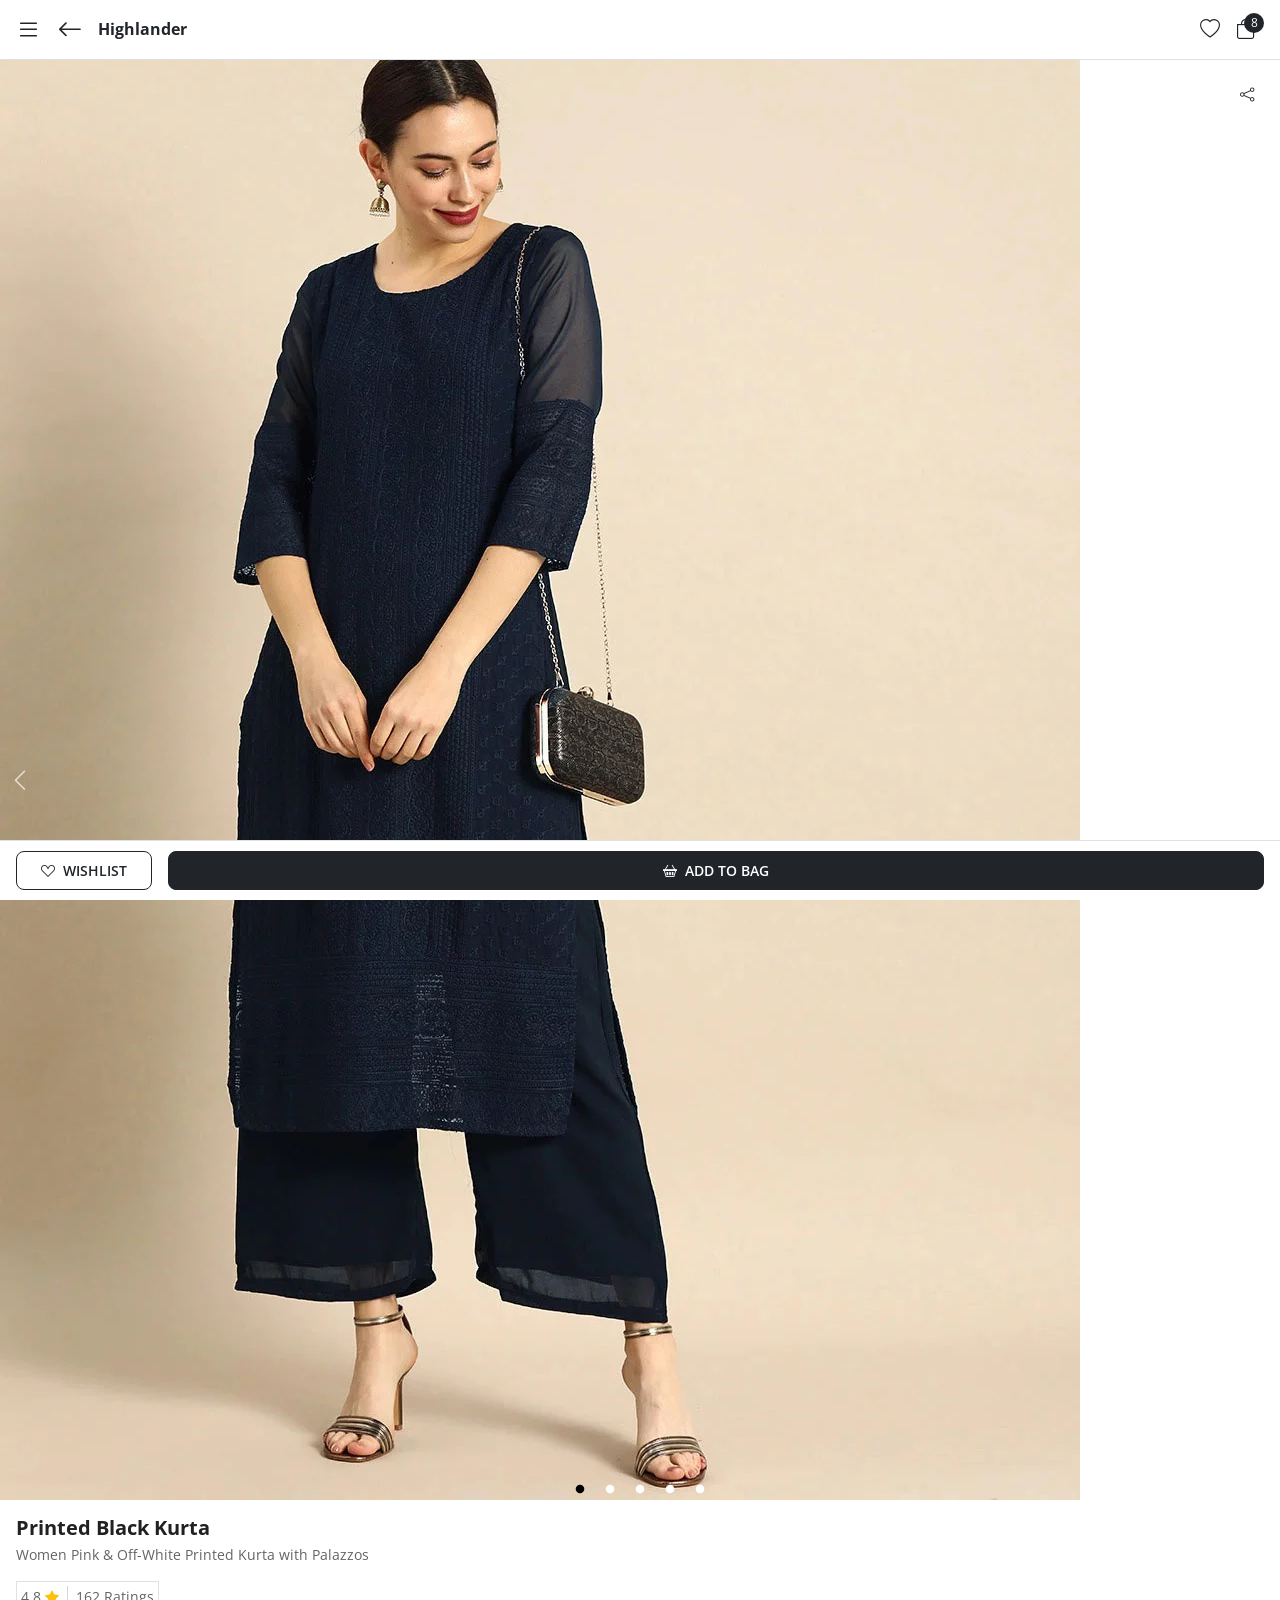
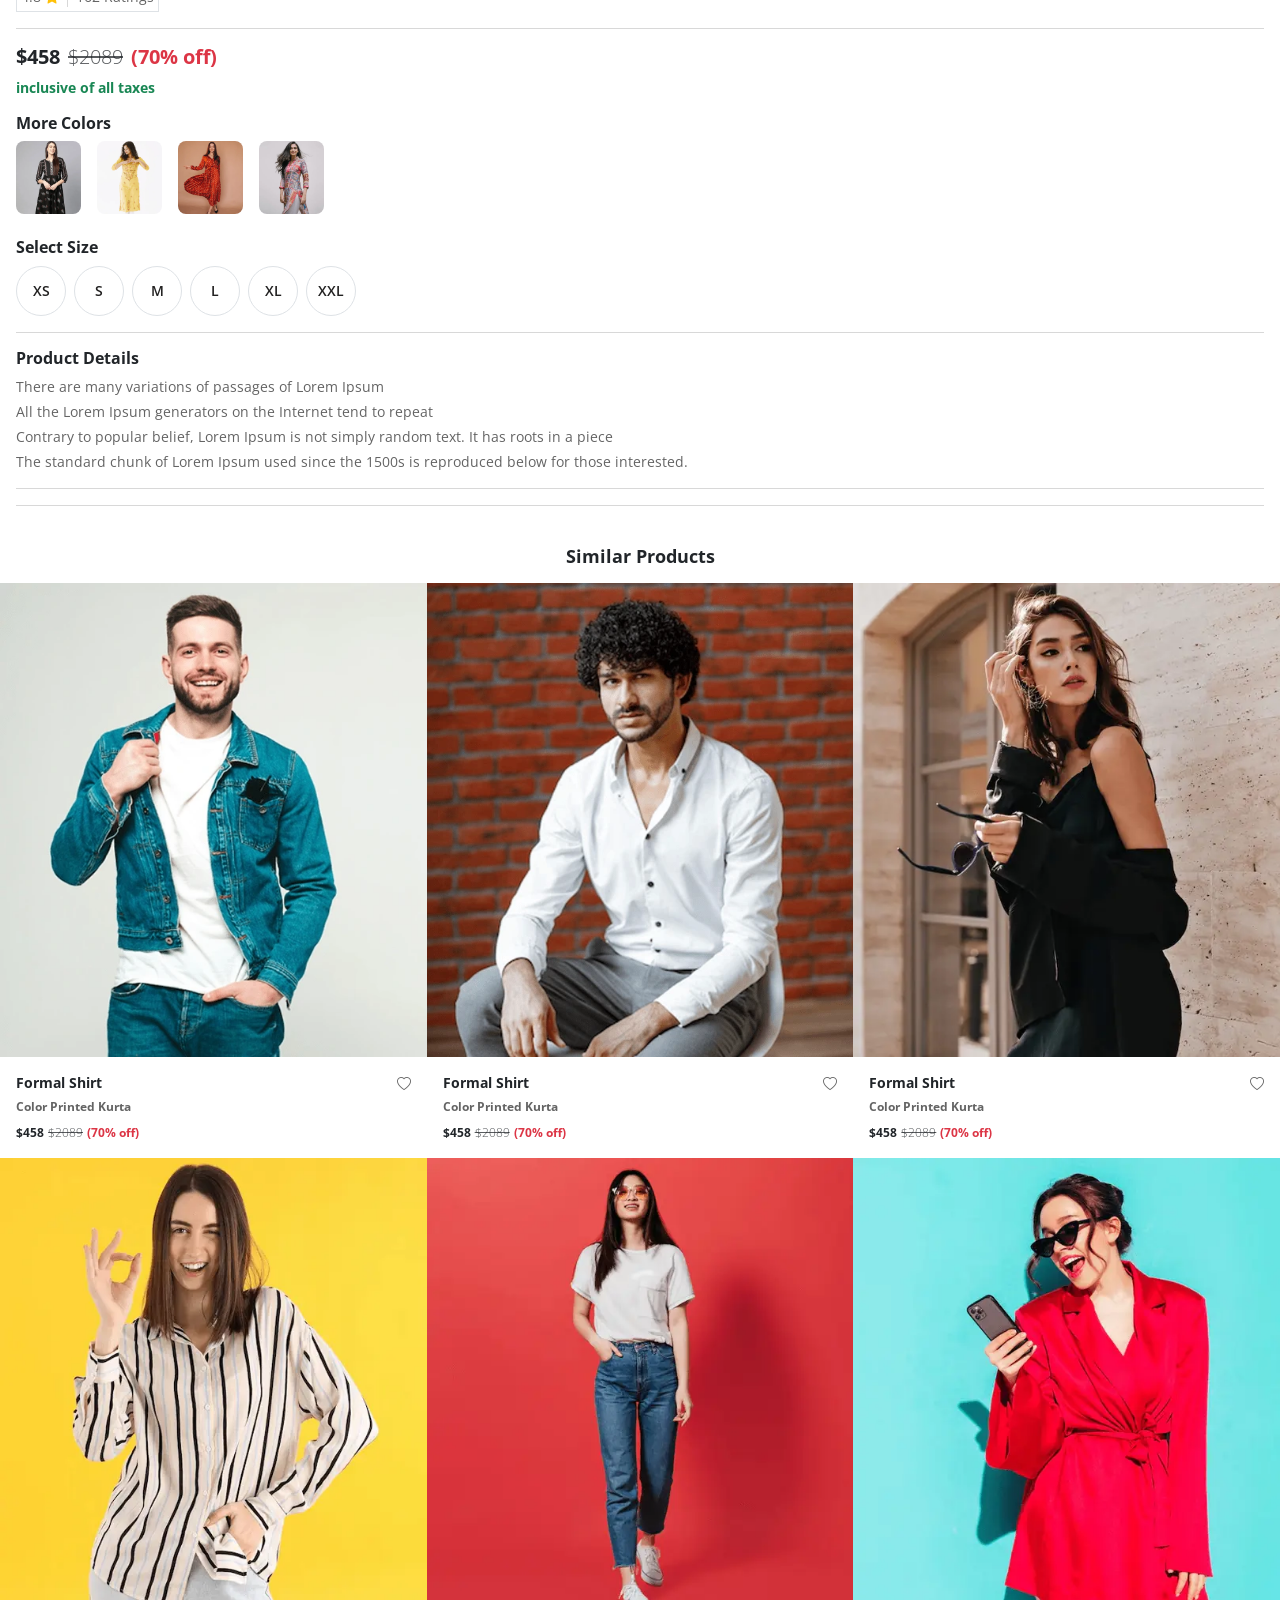
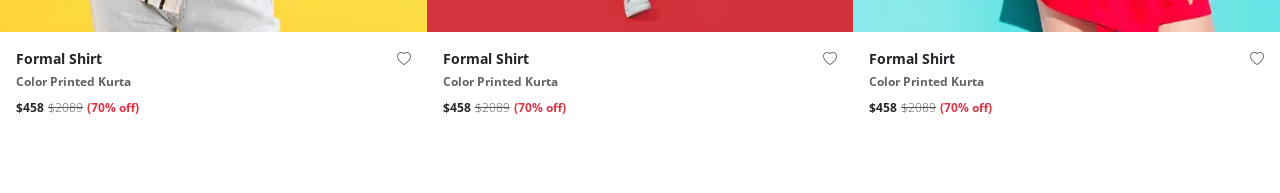
<file: product-details.html>
<!doctype html>
<html lang="en">
  <head>
    <meta charset="utf-8">
    <meta name="viewport" content="width=device-width, initial-scale=1">
    <title>Shopingo - eCommerce Mobile HTML Template</title>

    <!-- Plugins -->
    <link rel="stylesheet" type="text/css" href="assets/plugins/metismenu/metisMenu.min.css" />
    <link rel="stylesheet" type="text/css" href="assets/plugins/metismenu/mm-vertical.css" />
     <link rel="stylesheet" type="text/css" href="assets/plugins/slick/slick.css" />
     <link rel="stylesheet" type="text/css" href="assets/plugins/slick/slick-theme.css" />

    <!--CSS Files-->
    <link href="assets/css/bootstrap.min.css" rel="stylesheet"/>
    <link href="https://fonts.googleapis.com/css2?family=Open+Sans:wght@400;500;600&display=swap" rel="stylesheet">
    <link rel="stylesheet" href="https://cdn.jsdelivr.net/npm/bootstrap-icons@1.8.3/font/bootstrap-icons.css">
    <link href="assets/css/style.css" rel="stylesheet"/>
    <link href="assets/css/dark-theme.css" rel="stylesheet"/>
  </head>
  <body>

    <!--page loader-->
    <div class="loader-wrapper">
      <div class="d-flex justify-content-center align-items-center position-absolute top-50 start-50 translate-middle">
        <div class="spinner-border text-white" role="status">
          <span class="visually-hidden">Loading...</span>
        </div>
      </div>
    </div>
   <!--end loader-->

   <!--start wrapper-->
    <div class="wrapper">

       <!--start to header-->
       <header class="top-header fixed-top border-bottom d-flex align-items-center">
        <nav class="navbar navbar-expand w-100 p-0 gap-3 align-items-center">
          <div class="nav-button" data-bs-toggle="offcanvas" data-bs-target="#offcanvasSidenav"><a href="javascript:;"><i class="bi bi-list"></i></a></div>
            <div class="nav-button" onclick="history.back()"><a href="javascript:;"><i class="bi bi-arrow-left"></i></a></div>
            <div class="brand-name">
              <h6 class="mb-0 fw-bold text-dark">Highlander</h6>
            </div>
            <!-- <form class="searchbar">
              <div class="position-absolute top-50 translate-middle-y search-icon start-0 ms-4"><i class="bi bi-search"></i></div>
              <input class="form-control px-5" type="text" placeholder="Search for anything">
              <div class="position-absolute top-50 translate-middle-y end-0 search-close-icon me-4"><i class="bi bi-x-lg"></i></div>
            </form> -->
            <ul class="navbar-nav ms-auto d-flex align-items-center top-right-menu">
              <!-- <li class="nav-item mobile-search-button">
                <a class="nav-link" href="javascript:;"><i class="bi bi-search"></i></a>
              </li> -->
              <li class="nav-item">
                <a class="nav-link" href="wishlist.html"><i class="bi bi-heart"></i></a>
              </li>
              <li class="nav-item">
                <a class="nav-link position-relative" href="cart.html">
                  <div class="cart-badge">8</div>
                  <i class="bi bi-bag"></i>
                </a>
              </li>
            </ul>
        </nav>
       </header>
        <!--end to header-->

      <!--start to page content-->
       <div class="page-content p-0">
          
        <!--start product image slider-->
        <div class="product-slider-wrapper position-relative mb-0">
          <a href="#SharingProductIcons" data-bs-toggle="offcanvas" class="share-product position-absolute top-0 end-0 me-3 mt-3"><i class="bi bi-share"></i></a>
          <div class="product-image-slider mb-0">
            <div class="banner-item">
              <a href="javascript:;"><img src="assets/images/product-images/01.webp" class="img-fluid rounded-0" alt=""></a>
            </div>
            <div class="banner-item">
              <a href="javascript:;"><img src="assets/images/product-images/02.webp" class="img-fluid rounded-0" alt=""></a>
            </div>
            <div class="banner-item">
              <a href="javascript:;"><img src="assets/images/product-images/03.webp" class="img-fluid rounded-0" alt=""></a>
            </div>
            <div class="banner-item">
              <a href="javascript:;"><img src="assets/images/product-images/04.webp" class="img-fluid rounded-0" alt=""></a>
            </div>
            <div class="banner-item">
              <a href="javascript:;"><img src="assets/images/product-images/05.webp" class="img-fluid rounded-0" alt=""></a>
            </div>
          </div>
        </div>
        <!--start product image slider-->


        <!--start product info-->
        <div class="product-info p-3">
          <h5 class="product-title fw-bold mb-1">Printed Black Kurta</h5>
          <p class="mb-0">Women Pink & Off-White Printed Kurta with Palazzos</p>
          <div class="product-rating">
            <div class="hstack gap-2 border p-1 mt-3 width-content">
              <div><span class="rating-number">4.8</span><i class="bi bi-star-fill ms-1 text-warning"></i></div>
              <div class="vr"></div>
              <div>162 Ratings</div>
            </div>
          </div>
          <hr>
          <div class="product-price d-flex align-items-center gap-2">
             <div class="h5 fw-bold text-dark">$458</div>
             <div class="h5 fw-light text-muted text-decoration-line-through">$2089</div>
             <div class="h5 fw-bold text-danger">(70% off)</div>  
          </div>
          <p class="fw-bold mb-0 mt-0 text-success">inclusive of all taxes</p>

          <div class="more-colors mt-3">
            <h6 class="fw-bold mb-2 text-dark">More Colors</h6>
            <div class="d-flex align-items-center gap-3">
              <div class="">
                <a href="javascript:;">
                  <img src="assets/images/similar/01.webp" class="rounded-3" width="65" alt="">
                </a>
              </div>
              <div class="">
                <a href="javascript:;">
                  <img src="assets/images/similar/02.webp" class="rounded-3" width="65" alt="">
                </a>
              </div>
              <div class="">
                <a href="javascript:;">
                  <img src="assets/images/similar/03.webp" class="rounded-3" width="65" alt="">
                </a>
              </div>
              <div class="">
                <a href="javascript:;">
                  <img src="assets/images/similar/04.webp" class="rounded-3" width="65" alt="">
                </a>
              </div>
            </div>
          </div>
            
          <div class="size-chart mt-4">
            <h6 class="fw-bold mb-2 text-dark">Select Size</h6>
            <div class="d-flex align-items-center gap-2 flex-wrap">
             <div class="">
               <button type="button">XS</button>
             </div>
             <div class="">
              <button type="button">S</button>
            </div>
             <div class="">
              <button type="button">M</button>
            </div>
            <div class="">
              <button type="button">L</button>
            </div>
            <div class="">
              <button type="button">XL</button>
            </div>
            <div class="">
              <button type="button">XXL</button>
            </div>
           </div>
          </div>
          <hr class="my-3">
          <div class="product-info">
            <h6 class="fw-bold mb-2 text-dark">Product Details</h6>
             <p class="mb-1">There are many variations of passages of Lorem Ipsum</p>
             <p class="mb-1">All the Lorem Ipsum generators on the Internet tend to repeat</p>
             <p class="mb-1">Contrary to popular belief, Lorem Ipsum is not simply random text. It has roots in a piece</p>
             <p class="mb-1">The standard chunk of Lorem Ipsum used since the 1500s is reproduced below for those interested.</p>
          </div>
          <hr class="my-3">
          <!-- <div class="customer-ratings">
            <h6 class="fw-bold mb-2 text-dark">Customer Ratings</h6>
              <div class="d-flex align-items-center gap-4 gap-lg-5 flex-wrap flex-lg-nowrap">
                <div class="">
                  <h1 class="mb-2 fw-bold text-dark">4.8<span class="fs-5 ms-2 text-warning"><i class="bi bi-star-fill"></i></span></h1>
                  <p class="mb-0">3.8k Verified Buyers</p>
                </div>
                <div class="w-100">
                  <div class="rating-wrrap hstack gap-2 align-items-center">
                    <p class="mb-0">5</p>
                    <div class=""><i class="bi bi-star"></i></div>
                    <div class="progress flex-grow-1 mb-0 rounded-3" style="height: 5px;">
                      <div class="progress-bar bg-green" role="progressbar" style="width: 75%"></div>
                    </div>
                    <p class="mb-0">1528</p>
                  </div>
                  <div class="rating-wrrap hstack gap-2 align-items-center">
                    <p class="mb-0">4</p>
                    <div class=""><i class="bi bi-star"></i></div>
                    <div class="progress flex-grow-1 mb-0 rounded-3" style="height: 5px;">
                      <div class="progress-bar bg-green" role="progressbar" style="width: 65%"></div>
                    </div>
                    <p class="mb-0">253</p>
                  </div>
                  <div class="rating-wrrap hstack gap-2 align-items-center">
                    <p class="mb-0">3</p>
                    <div class=""><i class="bi bi-star"></i></div>
                    <div class="progress flex-grow-1 mb-0 rounded-3" style="height: 5px;">
                      <div class="progress-bar bg-purple" role="progressbar" style="width: 45%"></div>
                    </div>
                    <p class="mb-0">258</p>
                  </div>
                  <div class="rating-wrrap hstack gap-2 align-items-center">
                    <p class="mb-0">2</p>
                    <div class=""><i class="bi bi-star"></i></div>
                    <div class="progress flex-grow-1 mb-0 rounded-3" style="height: 5px;">
                      <div class="progress-bar bg-warning" role="progressbar" style="width: 35%"></div>
                    </div>
                    <p class="mb-0">78</p>
                  </div>
                  <div class="rating-wrrap hstack gap-2 align-items-center">
                    <p class="mb-0">1</p>
                    <div class=""><i class="bi bi-star"></i></div>
                    <div class="progress flex-grow-1 mb-0 rounded-3" style="height: 5px;">
                      <div class="progress-bar bg-red" role="progressbar" style="width: 25%"></div>
                    </div>
                    <p class="mb-0">27</p>
                  </div>
                </div>
              </div>
          </div> -->

          <hr class="my-3">
          <!-- <div class="customer-reviews">
            <h6 class="fw-bold mb-2 text-dark">Customer Reviews (875)</h6>
            <div class="reviews-wrapper">
              <div class="d-flex flex-column flex-lg-row gap-3">
                <div class=""><span class="badge bg-green rounded-0">5<i class="bi bi-star-fill ms-1"></i></span></div>
                <div class="flex-grow-1">
                  <p class="mb-2">This is some content from a media component. You can replace this with any content and adjust it as needed. Some quick example text to build on the card title and make.</p>
                  <div class="review-img">
                    <img src="assets/images/similar/01.webp" class="rounded-3" alt="" width="70">
                  </div>
                  <div class="d-flex flex-column flex-sm-row gap-3 mt-3">
                    <div class="hstack flex-grow-1 gap-3">
                      <p class="mb-0">Jhon Deo</p>
                      <div class="vr"></div>
                      <div class="date-posted">12 June 2020</div>
                    </div>
                    <div class="hstack">
                      <div class=""><i class="bi bi-hand-thumbs-up me-2"></i>68</div>
                      <div class="mx-3"></div>
                      <div class=""><i class="bi bi-hand-thumbs-down me-2"></i>24</div>
                    </div>
                  </div>
                </div>
              </div>
              <hr>
              <div class="d-flex flex-column flex-lg-row gap-3">
                <div class=""><span class="badge bg-green rounded-0">4<i class="bi bi-star-fill ms-1"></i></span></div>
                <div class="flex-grow-1">
                  <p class="mb-2">This is some content from a media component. You can replace this with any content.</p>
                  <div class="review-img">
                    <img src="assets/images/similar/02.webp" class="rounded-3" alt="" width="70">
                  </div>
                  <div class="d-flex flex-column flex-sm-row gap-3 mt-3">
                    <div class="hstack flex-grow-1 gap-3">
                      <p class="mb-0">Jhon Deo</p>
                      <div class="vr"></div>
                      <div class="date-posted">15 June 2020</div>
                    </div>
                    <div class="hstack">
                      <div class=""><i class="bi bi-hand-thumbs-up me-2"></i>58</div>
                      <div class="mx-3"></div>
                      <div class=""><i class="bi bi-hand-thumbs-down me-2"></i>34</div>
                    </div>
                  </div>
                </div>
              </div>
              <hr>
              <div class="d-flex flex-column flex-lg-row gap-3">
                <div class=""><span class="badge bg-warning rounded-0 text-dark">3<i class="bi bi-star-fill ms-1"></i></span></div>
                <div class="flex-grow-1">
                  <p class="mb-2">This is some content from a media component. You can replace this with any content and adjust it as needed.</p>
                  <div class="review-img">
                    <img src="assets/images/similar/04.webp" class="rounded-3" alt="" width="70">
                  </div>
                  <div class="d-flex flex-column flex-sm-row gap-3 mt-3">
                    <div class="hstack flex-grow-1 gap-3">
                      <p class="mb-0">Jhon Deo</p>
                      <div class="vr"></div>
                      <div class="date-posted">22 June 2022</div>
                    </div>
                    <div class="hstack">
                      <div class=""><i class="bi bi-hand-thumbs-up me-2"></i>98</div>
                      <div class="mx-3"></div>
                      <div class=""><i class="bi bi-hand-thumbs-down me-2"></i>41</div>
                    </div>
                  </div>
                </div>
              </div>
              <hr>
              <div class="d-flex flex-column flex-lg-row gap-3">
                <div class=""><span class="badge bg-danger rounded-0">2<i class="bi bi-star-fill ms-1"></i></span></div>
                <div class="flex-grow-1">
                  <p class="mb-2">You can replace this with any content and adjust it as needed. Some quick example text to build on the card title and make.</p>
                  <div class="review-img">
                    <img src="assets/images/similar/01.webp" class="rounded-3" alt="" width="70">
                  </div>
                  <div class="d-flex flex-column flex-sm-row gap-3 mt-3">
                    <div class="hstack flex-grow-1 gap-3">
                      <p class="mb-0">Jhon Deo</p>
                      <div class="vr"></div>
                      <div class="date-posted">22 June 2022</div>
                    </div>
                    <div class="hstack">
                      <div class=""><i class="bi bi-hand-thumbs-up me-2"></i>26</div>
                      <div class="mx-3"></div>
                      <div class=""><i class="bi bi-hand-thumbs-down me-2"></i>89</div>
                    </div>
                  </div>
                </div>
              </div>
              <hr>
              <div class="d-grid">
                <a href="reviews-and-ratings.html" class="btn btn-ecomm rounded-3 border">View All Reviws<i class="bi bi-arrow-right ms-2"></i></a>
              </div>
            </div>
          </div> -->
         </div>
        <!--end product info-->


        <!--start similar products-->

        <div class="product-grid mt-2">
          <h4 class="mb-3 h4 fw-bold section-title text-center">Similar Products</h4>
          <div class="row row-cols-2 row-cols-md-3 g-0">
            <div class="col">
              <div class="card rounded-0 border-0">
                <div class="position-relative">
                  <a href="javascript:;">
                    <img src="assets/images/trending/01.webp" class="img-fluid rounded-0" alt="...">
                  </a>
                </div>
                <div class="card-body">
                  <div class="hstack align-items-center justify-content-between">
                    <h5 class="mb-0 fw-bold product-short-title">Formal Shirt</h5>
                    <div class="wishlist"><i class="bi bi-heart"></i></div>
                  </div>
                  <p class="mt-1 mb-0 product-short-name font-12 fw-bold">Color Printed Kurta</p>
                  <div class="product-price d-flex align-items-center gap-1 mt-2 font-12">
                    <div class="fw-bold text-dark">$458</div>
                    <div class="fw-light text-muted text-decoration-line-through">$2089</div>
                    <div class="fw-bold text-danger">(70% off)</div>
                  </div>
                </div>
              </div>
            </div>
            <div class="col">
              <div class="card rounded-0 border-0">
                <div class="position-relative">
                  <a href="javascript:;">
                    <img src="assets/images/trending/02.webp" class="img-fluid rounded-0" alt="...">
                  </a>
                </div>
                <div class="card-body">
                  <div class="hstack align-items-center justify-content-between">
                    <h5 class="mb-0 fw-bold product-short-title">Formal Shirt</h5>
                    <div class="wishlist"><i class="bi bi-heart"></i></div>
                  </div>
                  <p class="mt-1 mb-0 product-short-name font-12 fw-bold">Color Printed Kurta</p>
                  <div class="product-price d-flex align-items-center gap-1 mt-2 font-12">
                    <div class="fw-bold text-dark">$458</div>
                    <div class="fw-light text-muted text-decoration-line-through">$2089</div>
                    <div class="fw-bold text-danger">(70% off)</div>
                  </div>
                </div>
              </div>
             </div>
             <div class="col">
              <div class="card rounded-0 border-0">
                <div class="position-relative">
                  <a href="javascript:;">
                    <img src="assets/images/trending/03.webp" class="img-fluid rounded-0" alt="...">
                  </a>
                </div>
                <div class="card-body">
                  <div class="hstack align-items-center justify-content-between">
                    <h5 class="mb-0 fw-bold product-short-title">Formal Shirt</h5>
                    <div class="wishlist"><i class="bi bi-heart"></i></div>
                  </div>
                  <p class="mt-1 mb-0 product-short-name font-12 fw-bold">Color Printed Kurta</p>
                  <div class="product-price d-flex align-items-center gap-1 mt-2 font-12">
                    <div class="fw-bold text-dark">$458</div>
                    <div class="fw-light text-muted text-decoration-line-through">$2089</div>
                    <div class="fw-bold text-danger">(70% off)</div>
                  </div>
                </div>
              </div>
             </div>
             <div class="col">
              <div class="card rounded-0 border-0">
                <div class="position-relative">
                  <a href="javascript:;">
                    <img src="assets/images/trending/04.webp" class="img-fluid rounded-0" alt="...">
                  </a>
                </div>
                <div class="card-body">
                  <div class="hstack align-items-center justify-content-between">
                    <h5 class="mb-0 fw-bold product-short-title">Formal Shirt</h5>
                    <div class="wishlist"><i class="bi bi-heart"></i></div>
                  </div>
                  <p class="mt-1 mb-0 product-short-name font-12 fw-bold">Color Printed Kurta</p>
                  <div class="product-price d-flex align-items-center gap-1 mt-2 font-12">
                    <div class="fw-bold text-dark">$458</div>
                    <div class="fw-light text-muted text-decoration-line-through">$2089</div>
                    <div class="fw-bold text-danger">(70% off)</div>
                  </div>
                </div>
              </div>
             </div>
             <div class="col">
              <div class="card rounded-0 border-0">
                <div class="position-relative">
                  <a href="javascript:;">
                    <img src="assets/images/trending/05.webp" class="img-fluid rounded-0" alt="...">
                  </a>
                </div>
                <div class="card-body">
                  <div class="hstack align-items-center justify-content-between">
                    <h5 class="mb-0 fw-bold product-short-title">Formal Shirt</h5>
                    <div class="wishlist"><i class="bi bi-heart"></i></div>
                  </div>
                  <p class="mt-1 mb-0 product-short-name font-12 fw-bold">Color Printed Kurta</p>
                  <div class="product-price d-flex align-items-center gap-1 mt-2 font-12">
                    <div class="fw-bold text-dark">$458</div>
                    <div class="fw-light text-muted text-decoration-line-through">$2089</div>
                    <div class="fw-bold text-danger">(70% off)</div>
                  </div>
                </div>
              </div>
             </div>
             <div class="col">
              <div class="card rounded-0 border-0">
                <div class="position-relative">
                  <a href="javascript:;">
                    <img src="assets/images/trending/06.webp" class="img-fluid rounded-0" alt="...">
                  </a>
                </div>
                <div class="card-body">
                  <div class="hstack align-items-center justify-content-between">
                    <h5 class="mb-0 fw-bold product-short-title">Formal Shirt</h5>
                    <div class="wishlist"><i class="bi bi-heart"></i></div>
                  </div>
                  <p class="mt-1 mb-0 product-short-name font-12 fw-bold">Color Printed Kurta</p>
                  <div class="product-price d-flex align-items-center gap-1 mt-2 font-12">
                    <div class="fw-bold text-dark">$458</div>
                    <div class="fw-light text-muted text-decoration-line-through">$2089</div>
                    <div class="fw-bold text-danger">(70% off)</div>
                  </div>
                </div>
              </div>
             </div>


            </div><!--end row-->
          </div>
        <!--start similar products-->


       </div>
     <!--end to page content-->


<!--start sharing product-->   
<div class="offcanvas offcanvas-bottom h-auto" tabindex="-1" id="SharingProductIcons">
  <div class="offcanvas-header border-bottom justify-content-center">
    <h6 class="offcanvas-title mb-0 fw-bold text-uppercase text-dark">Share This Product</h6>
  </div>
  <div class="offcanvas-body">

    <div class="row row-cols-4 g-3">
      <div class="col">
        <div class="share-icon-wrapper text-center">
          <img src="assets/images/social-icons/whatsapp.webp" width="45" alt="">
          <p class="share-icon-name fw-bold mb-0 mt-1 font-12">WhatsApp</p>
        </div>
      </div>
      <div class="col">
        <div class="share-icon-wrapper text-center">
          <img src="assets/images/social-icons/facebook.webp" width="45" alt="">
          <p class="share-icon-name fw-bold mb-0 mt-1 font-12">Facebook</p>
        </div>
      </div>
      <div class="col">
        <div class="share-icon-wrapper text-center">
          <img src="assets/images/social-icons/instagram.webp" width="45" alt="">
          <p class="share-icon-name fw-bold mb-0 mt-1 font-12">Instagram</p>
        </div>
      </div>
      <div class="col">
        <div class="share-icon-wrapper text-center">
          <img src="assets/images/social-icons/outlook.webp" width="45" alt="">
          <p class="share-icon-name fw-bold mb-0 mt-1 font-12">Outlook</p>
        </div>
      </div>
      <div class="col">
        <div class="share-icon-wrapper text-center">
          <img src="assets/images/social-icons/linkedin.webp" width="45" alt="">
          <p class="share-icon-name fw-bold mb-0 mt-1 font-12">Linkedin</p>
        </div>
      </div>
      <div class="col">
        <div class="share-icon-wrapper text-center">
          <img src="assets/images/social-icons/twitter.webp" width="45" alt="">
          <p class="share-icon-name fw-bold mb-0 mt-1 font-12">Twitter</p>
        </div>
      </div>
      <div class="col">
        <div class="share-icon-wrapper text-center">
          <img src="assets/images/social-icons/tiktok.webp" width="45" alt="">
          <p class="share-icon-name fw-bold mb-0 mt-1 font-12">Tiktok</p>
        </div>
      </div>
      <div class="col">
        <div class="share-icon-wrapper text-center">
          <img src="assets/images/social-icons/youtube.webp" width="45" alt="">
          <p class="share-icon-name fw-bold mb-0 mt-1 font-12">Youtube</p>
        </div>
      </div>
      <div class="col">
        <div class="share-icon-wrapper text-center">
          <img src="assets/images/social-icons/google-drive.webp" width="45" alt="">
          <p class="share-icon-name fw-bold mb-0 mt-1 font-12">Drive</p>
        </div>
      </div>
      <div class="col">
        <div class="share-icon-wrapper text-center">
          <img src="assets/images/social-icons/bluetooth.webp" width="45" alt="">
          <p class="share-icon-name fw-bold mb-0 mt-1 font-12">WhatsApp</p>
        </div>
      </div>
      <div class="col">
        <div class="share-icon-wrapper text-center">
          <img src="assets/images/social-icons/snapchat.webp" width="45" alt="">
          <p class="share-icon-name fw-bold mb-0 mt-1 font-12">Snapchat</p>
        </div>
      </div>
      <div class="col">
        <div class="share-icon-wrapper text-center">
          <img src="assets/images/social-icons/vk.webp" width="45" alt="">
          <p class="share-icon-name fw-bold mb-0 mt-1 font-12">Kontakte</p>
        </div>
      </div>
      <div class="col">
        <div class="share-icon-wrapper text-center">
          <img src="assets/images/social-icons/chrome.webp" width="45" alt="">
          <p class="share-icon-name fw-bold mb-0 mt-1 font-12">Chrome</p>
        </div>
      </div>
      <div class="col">
        <div class="share-icon-wrapper text-center">
          <img src="assets/images/social-icons/telegram.webp" width="45" alt="">
          <p class="share-icon-name fw-bold mb-0 mt-1 font-12">Telegram</p>
        </div>
      </div>
    </div><!--end row-->
  </div>
</div>
<!--end start sharing product-->



<!--start to footer-->
  <footer class="page-footer fixed-bottom border-top d-flex align-items-center justify-content-between">
  <div class="buttons d-flex flex-row gap-3 w-100">
    <a href="wishlist.html" class="btn btn-outline-dark btn-ecomm rounded-3"><i class="bi bi-suit-heart me-2"></i>Wishlist</a>
    <a href="javascript:;" class="btn btn-dark btn-ecomm flex-grow-1 rounded-3"><i class="bi bi-basket2 me-2"></i>Add to Bag</a>
  </div>
  </footer>
  <!--end to footer-->

  <!--start sidenav-->
  <div class="sidenav">
    <div class="offcanvas offcanvas-start" tabindex="-1" id="offcanvasSidenav">
     <div class="offcanvas-header bg-dark border-bottom border-light">
        <div class="hstack gap-3">
            <div class="">
              <img src="assets/images/avatars/01.webp" width="45" class="rounded-3 p-1 bg-white" alt=""/>
            </div>
            <div class="details">
              <h6 class="mb-0 text-white">Hi! Jhon Deo</h6>
            </div>
        </div>
       <div data-bs-dismiss="offcanvas"><i class="bi bi-x-lg fs-5 text-white"></i></div>
     </div>
     <div class="offcanvas-body p-0">
       <nav class="sidebar-nav">
         <ul class="metismenu" id="sidenav">
           <li>
             <a href="home.html">
                <i class="bi bi-house-door me-2"></i>
                 Home
              </a>
           </li>
           <li>
             <a class="has-arrow" href="javascript:;">
               <i class="bi bi-person-circle me-2"></i>
                 Account
             </a>
             <ul>
               <li><a href="profile.html">Profile</a></li>
               <li><a href="my-orders.html">My Orders</a></li>
               <li><a href="my-profile.html">My Profile</a></li>
               <li><a href="addresses.html">Addresses</a></li>
               <li><a href="notification.html">Notification</a></li>
             </ul>
           </li>
           <li>
             <a class="has-arrow" href="javascript:;">
                <i class="bi bi-basket3 me-2"></i>
                Shop Pages
              </a>
             <ul>
               <li><a href="shop.html">Shop</a></li>
               <li><a href="cart.html">Cart</a></li>
               <li><a href="wishlist.html">Wishlist</a></li>
               <li><a href="product-details.html">Product Details</a></li>
               <li><a href="checkout.html">Checkout</a></li>
               <li><a href="order-tracking.html">Order Tracking</a></li>
             </ul>
           </li>
           <li>
             <a class="has-arrow" href="javascript:;">
                <i class="bi bi-credit-card me-2"></i>
                Payment
              </a>
             <ul>
               <li><a href="payment-method.html">Payment Method</a></li>
               <li><a href="payment-error.html">Payment Error</a></li>
               <li><a href="payment-completed.html">Payment Completed</a></li>
             </ul>
           </li>
           <li>
             <a class="has-arrow" href="javascript:;">
                <i class="bi bi-grid me-2"></i>
                Category
              </a>
             <ul>
               <li><a href="category-grid.html">Category Grid</a></li>
               <li><a href="category-list.html">Category List</a></li>
             </ul>
           </li>
           <li>
             <a class="has-arrow" href="javascript:;">
                <i class="bi bi-lock me-2"></i>
                Authentication
              </a>
             <ul>
               <li><a href="authentication-log-in.html">Log In</a></li>
               <li><a href="authentication-sign-up.html">Sign Up</a></li>
               <li><a href="authentication-otp-varification.html">Verification</a></li>
               <li><a href="authentication-change-password.html">Change Password</a></li>
               <li><a href="authentication-splash.html">Splash</a></li>
               <li><a href="authentication-splash-2.html">Splash 2</a></li>
             </ul>
           </li>
           <li>
             <a class="has-arrow" href="javascript:;">
                <i class="bi bi-star me-2"></i>
                Customer Reviews
              </a>
             <ul>
               <li><a href="reviews-and-ratings.html">Ratings & Reviews</a></li>
               <li><a href="write-a-review.html">Write a Review</a></li>
             </ul>
           </li>
           <li>
             <a href="about-us.html">
                <i class="bi bi-emoji-smile me-2"></i>
                About Us
              </a>
           </li>
           <li>
             <a href="contact-us.html">
                <i class="bi bi-headphones me-2"></i>
                Contact Us
              </a>
           </li>

         </ul>
       </nav>
     </div>
     <div class="offcanvas-footer border-top p-3">
       <div class="form-check form-switch">
         <input class="form-check-input" type="checkbox" role="switch" id="DarkMode" onchange="toggleTheme()">
         <label class="form-check-label" for="DarkMode">Dark Mode</label>
       </div>
     </div>
   </div>
 </div>
<!--end sidenav-->

  

    </div>
   <!--end wrapper-->


    <!--JS Files-->  
    <script src="assets/js/bootstrap.bundle.min.js"></script>

    <script src="assets/js/jquery.min.js"></script>
    <script src="assets/js/cookies-theme-switcher.js"></script>
    <script src="assets/plugins/metismenu/metisMenu.min.js"></script>
    <script src="assets/plugins/slick/slick.min.js"></script>
    <script src="assets/js/product-details.js"></script>
    <script src="assets/js/main.js"></script>
    <script src="assets/js/loader.js"></script>
  </body>
</html>
</file>
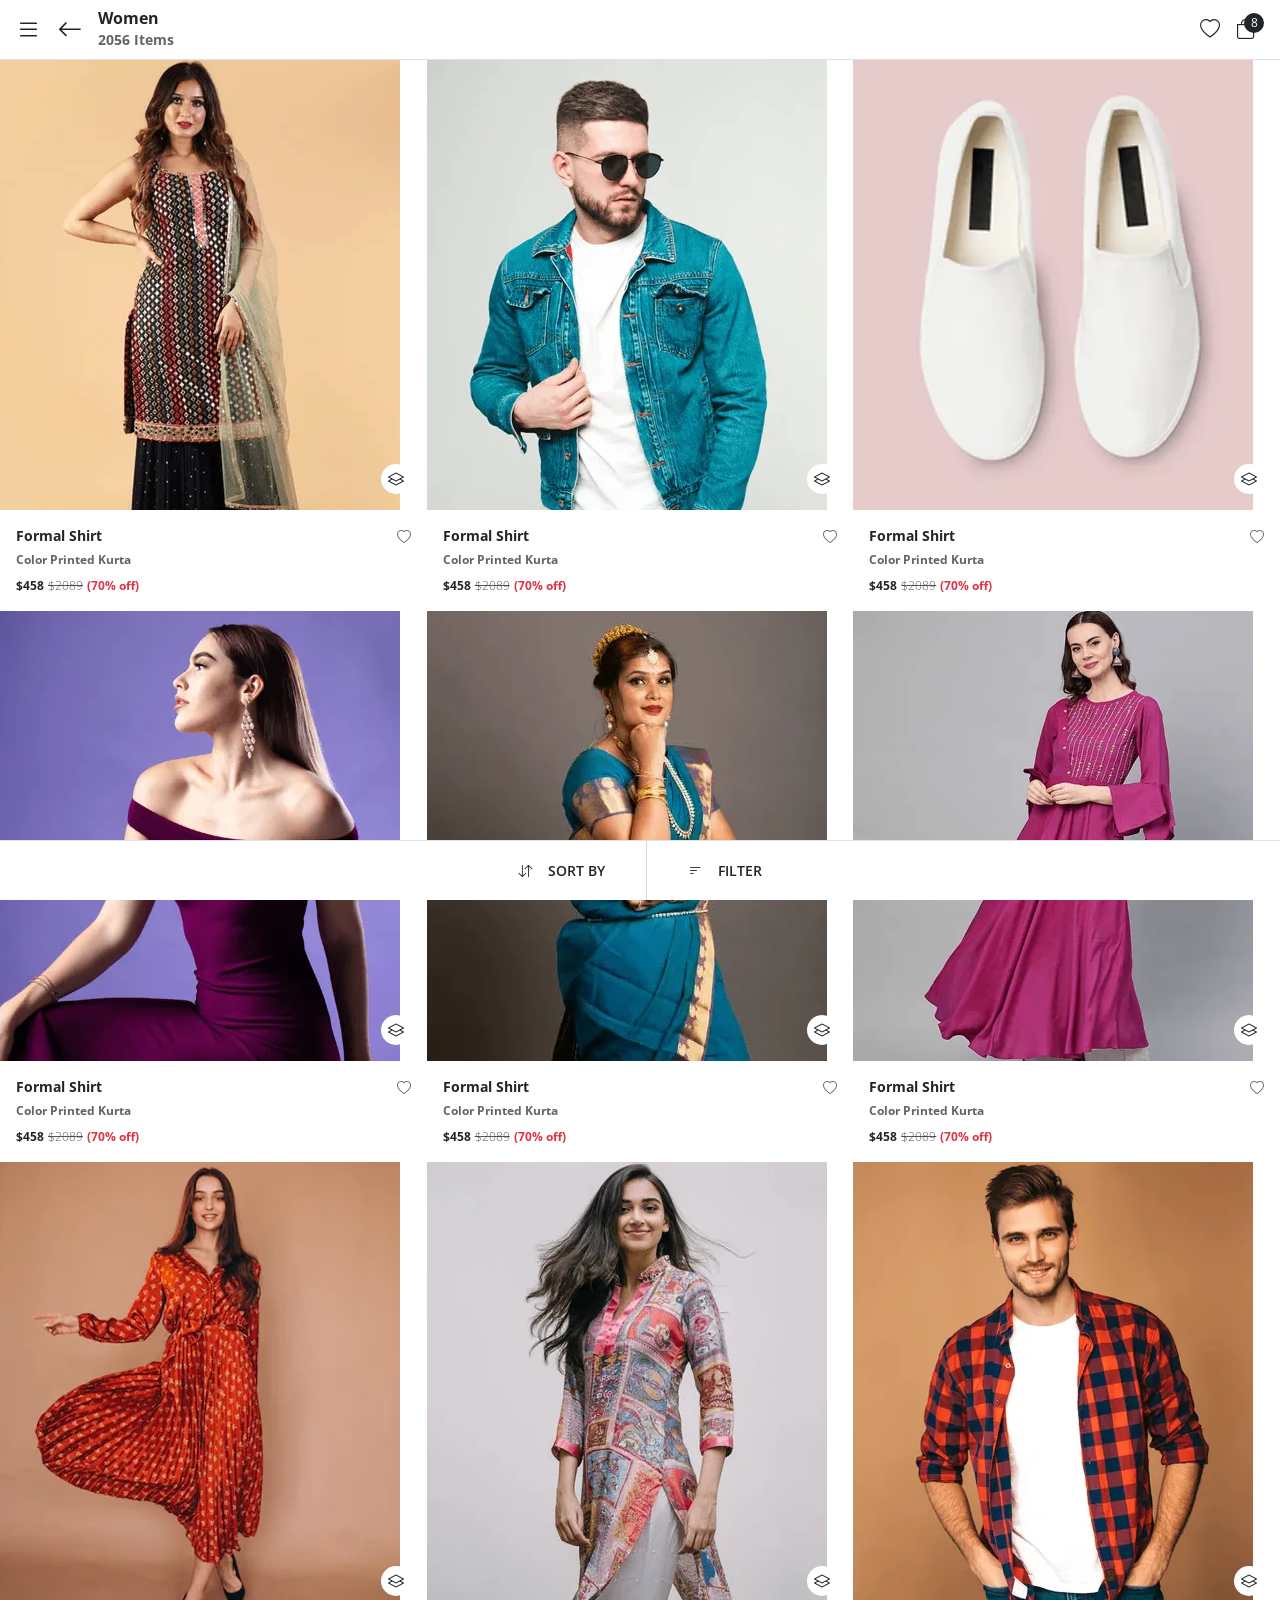
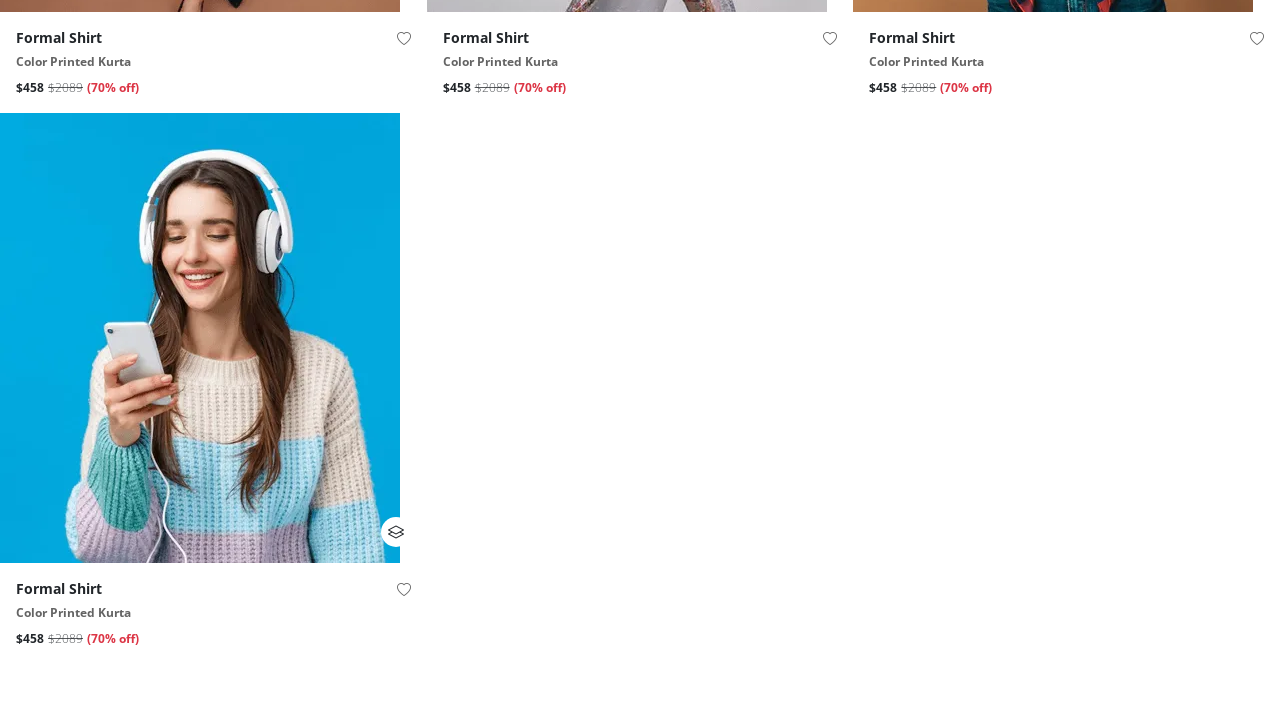
<file: shop.html>
<!doctype html>
<html lang="en">
  <head>
    <meta charset="utf-8">
    <meta name="viewport" content="width=device-width, initial-scale=1">
    <title>Shopingo - eCommerce Mobile HTML Template</title>

    <!-- Plugins -->
    <link rel="stylesheet" type="text/css" href="assets/plugins/metismenu/metisMenu.min.css" />
    <link rel="stylesheet" type="text/css" href="assets/plugins/metismenu/mm-vertical.css" />
     <link rel="stylesheet" type="text/css" href="assets/plugins/slick/slick.css" />
     <link rel="stylesheet" type="text/css" href="assets/plugins/slick/slick-theme.css" />

    <!--CSS Files-->
    <link href="assets/css/bootstrap.min.css" rel="stylesheet"/>
    <link href="https://fonts.googleapis.com/css2?family=Open+Sans:wght@400;500;600&display=swap" rel="stylesheet">
    <link rel="stylesheet" href="https://cdn.jsdelivr.net/npm/bootstrap-icons@1.8.3/font/bootstrap-icons.css">
    <link href="assets/css/style.css" rel="stylesheet"/>
    <link href="assets/css/dark-theme.css" rel="stylesheet"/>
  </head>
  <body>

    <!--page loader-->
    <div class="loader-wrapper">
      <div class="d-flex justify-content-center align-items-center position-absolute top-50 start-50 translate-middle">
        <div class="spinner-border text-white" role="status">
          <span class="visually-hidden">Loading...</span>
        </div>
      </div>
    </div>
   <!--end loader-->

   <!--start wrapper-->
    <div class="wrapper">

       <!--start to header-->
       <header class="top-header fixed-top border-bottom d-flex align-items-center">
        <nav class="navbar navbar-expand w-100 p-0 gap-3 align-items-center">
          <div class="nav-button" data-bs-toggle="offcanvas" data-bs-target="#offcanvasSidenav"><a href="javascript:;"><i class="bi bi-list"></i></a></div>
            <div class="nav-button" onclick="history.back()"><a href="javascript:;"><i class="bi bi-arrow-left"></i></a></div>
            <div class="category-name">
              <h6 class="mb-0 fw-bold text-dark">Women</h6>
              <p class="mb-0 fw-bold">2056 Items</p>
            </div>
            <!-- <form class="searchbar">
              <div class="position-absolute top-50 translate-middle-y search-icon start-0 ms-4"><i class="bi bi-search"></i></div>
              <input class="form-control px-5" type="text" placeholder="Search for anything">
              <div class="position-absolute top-50 translate-middle-y end-0 search-close-icon me-4"><i class="bi bi-x-lg"></i></div>
            </form> -->
            <ul class="navbar-nav ms-auto d-flex align-items-center top-right-menu">
              <!-- <li class="nav-item mobile-search-button">
                <a class="nav-link" href="javascript:;"><i class="bi bi-search"></i></a>
              </li> -->
              <li class="nav-item">
                <a class="nav-link" href="wishlist.html"><i class="bi bi-heart"></i></a>
              </li>
              <li class="nav-item">
                <a class="nav-link position-relative" href="cart.html">
                  <div class="cart-badge">8</div>
                  <i class="bi bi-bag"></i>
                </a>
              </li>
            </ul>
        </nav>
       </header>
        <!--end to header-->

      <!--start to page content-->
       <div class="page-content p-0">

         <!-- <div class="page-banner mb-1">
           <img src="assets/images/page-banner/06.webp" class="img-fluid rounded-0" alt="...">
         </div> -->

         <!--start produt grid-->
         <div class="product-grid">
          <div class="row row-cols-2 row-cols-md-3 g-0">
            <div class="col">
              <div class="card rounded-0 border-0">
                <div class="position-relative overflow-hidden">
                  <a href="product-details.html">
                    <img src="assets/images/shop/01.webp" class="img-fluid rounded-0" alt="...">
                  </a>
                  <div class="similar-products position-absolute bottom-0 end-0 me-3 mb-3">
                    <a href="#SimilarProducts" data-bs-toggle="offcanvas"><i class="bi bi-layers"></i></a>
                  </div>
                </div>
                <div class="card-body">
                  <div class="hstack align-items-center justify-content-between">
                    <h5 class="mb-0 fw-bold product-short-title">Formal Shirt</h5>
                    <div class="wishlist"><i class="bi bi-heart"></i></div>
                  </div>
                  <p class="mt-1 mb-0 product-short-name font-12 fw-bold">Color Printed Kurta</p>
                  <div class="product-price d-flex align-items-center gap-1 mt-2 font-12">
                    <div class="fw-bold text-dark">$458</div>
                    <div class="fw-light text-muted text-decoration-line-through">$2089</div>
                    <div class="fw-bold text-danger">(70% off)</div>
                  </div>
                </div>
              </div>
            </div>
            <div class="col">
              <div class="card rounded-0 border-0">
                <div class="position-relative overflow-hidden">
                  <a href="product-details.html">
                    <img src="assets/images/shop/02.webp" class="img-fluid rounded-0" alt="...">
                  </a>
                  <div class="similar-products position-absolute bottom-0 end-0 me-3 mb-3">
                    <a href="#SimilarProducts" data-bs-toggle="offcanvas"><i class="bi bi-layers"></i></a>
                  </div>
                </div>
                <div class="card-body">
                  <div class="hstack align-items-center justify-content-between">
                    <h5 class="mb-0 fw-bold product-short-title">Formal Shirt</h5>
                    <div class="wishlist"><i class="bi bi-heart"></i></div>
                  </div>
                  <p class="mt-1 mb-0 product-short-name font-12 fw-bold">Color Printed Kurta</p>
                  <div class="product-price d-flex align-items-center gap-1 mt-2 font-12">
                    <div class="fw-bold text-dark">$458</div>
                    <div class="fw-light text-muted text-decoration-line-through">$2089</div>
                    <div class="fw-bold text-danger">(70% off)</div>
                  </div>
                </div>
              </div>
            </div>
            <div class="col">
              <div class="card rounded-0 border-0">
                <div class="position-relative overflow-hidden">
                  <a href="product-details.html">
                    <img src="assets/images/shop/03.webp" class="img-fluid rounded-0" alt="...">
                  </a>
                  <div class="similar-products position-absolute bottom-0 end-0 me-3 mb-3">
                    <a href="#SimilarProducts" data-bs-toggle="offcanvas"><i class="bi bi-layers"></i></a>
                  </div>
                </div>
                <div class="card-body">
                  <div class="hstack align-items-center justify-content-between">
                    <h5 class="mb-0 fw-bold product-short-title">Formal Shirt</h5>
                    <div class="wishlist"><i class="bi bi-heart"></i></div>
                  </div>
                  <p class="mt-1 mb-0 product-short-name font-12 fw-bold">Color Printed Kurta</p>
                  <div class="product-price d-flex align-items-center gap-1 mt-2 font-12">
                    <div class="fw-bold text-dark">$458</div>
                    <div class="fw-light text-muted text-decoration-line-through">$2089</div>
                    <div class="fw-bold text-danger">(70% off)</div>
                  </div>
                </div>
              </div>
            </div>
            <div class="col">
              <div class="card rounded-0 border-0">
                <div class="position-relative overflow-hidden">
                  <a href="product-details.html">
                    <img src="assets/images/shop/04.webp" class="img-fluid rounded-0" alt="...">
                  </a>
                  <div class="similar-products position-absolute bottom-0 end-0 me-3 mb-3">
                    <a href="#SimilarProducts" data-bs-toggle="offcanvas"><i class="bi bi-layers"></i></a>
                  </div>
                </div>
                <div class="card-body">
                  <div class="hstack align-items-center justify-content-between">
                    <h5 class="mb-0 fw-bold product-short-title">Formal Shirt</h5>
                    <div class="wishlist"><i class="bi bi-heart"></i></div>
                  </div>
                  <p class="mt-1 mb-0 product-short-name font-12 fw-bold">Color Printed Kurta</p>
                  <div class="product-price d-flex align-items-center gap-1 mt-2 font-12">
                    <div class="fw-bold text-dark">$458</div>
                    <div class="fw-light text-muted text-decoration-line-through">$2089</div>
                    <div class="fw-bold text-danger">(70% off)</div>
                  </div>
                </div>
              </div>
            </div>
            <div class="col">
              <div class="card rounded-0 border-0">
                <div class="position-relative overflow-hidden">
                  <a href="product-details.html">
                    <img src="assets/images/shop/05.webp" class="img-fluid rounded-0" alt="...">
                  </a>
                  <div class="similar-products position-absolute bottom-0 end-0 me-3 mb-3">
                    <a href="#SimilarProducts" data-bs-toggle="offcanvas"><i class="bi bi-layers"></i></a>
                  </div>
                </div>
                <div class="card-body">
                  <div class="hstack align-items-center justify-content-between">
                    <h5 class="mb-0 fw-bold product-short-title">Formal Shirt</h5>
                    <div class="wishlist"><i class="bi bi-heart"></i></div>
                  </div>
                  <p class="mt-1 mb-0 product-short-name font-12 fw-bold">Color Printed Kurta</p>
                  <div class="product-price d-flex align-items-center gap-1 mt-2 font-12">
                    <div class="fw-bold text-dark">$458</div>
                    <div class="fw-light text-muted text-decoration-line-through">$2089</div>
                    <div class="fw-bold text-danger">(70% off)</div>
                  </div>
                </div>
              </div>
            </div>
            <div class="col">
              <div class="card rounded-0 border-0">
                <div class="position-relative overflow-hidden">
                  <a href="product-details.html">
                    <img src="assets/images/shop/06.webp" class="img-fluid rounded-0" alt="...">
                  </a>
                  <div class="similar-products position-absolute bottom-0 end-0 me-3 mb-3">
                    <a href="#SimilarProducts" data-bs-toggle="offcanvas"><i class="bi bi-layers"></i></a>
                  </div>
                </div>
                <div class="card-body">
                  <div class="hstack align-items-center justify-content-between">
                    <h5 class="mb-0 fw-bold product-short-title">Formal Shirt</h5>
                    <div class="wishlist"><i class="bi bi-heart"></i></div>
                  </div>
                  <p class="mt-1 mb-0 product-short-name font-12 fw-bold">Color Printed Kurta</p>
                  <div class="product-price d-flex align-items-center gap-1 mt-2 font-12">
                    <div class="fw-bold text-dark">$458</div>
                    <div class="fw-light text-muted text-decoration-line-through">$2089</div>
                    <div class="fw-bold text-danger">(70% off)</div>
                  </div>
                </div>
              </div>
            </div>
            <div class="col">
              <div class="card rounded-0 border-0">
                <div class="position-relative overflow-hidden">
                  <a href="product-details.html">
                    <img src="assets/images/shop/07.webp" class="img-fluid rounded-0" alt="...">
                  </a>
                  <div class="similar-products position-absolute bottom-0 end-0 me-3 mb-3">
                    <a href="#SimilarProducts" data-bs-toggle="offcanvas"><i class="bi bi-layers"></i></a>
                  </div>
                </div>
                <div class="card-body">
                  <div class="hstack align-items-center justify-content-between">
                    <h5 class="mb-0 fw-bold product-short-title">Formal Shirt</h5>
                    <div class="wishlist"><i class="bi bi-heart"></i></div>
                  </div>
                  <p class="mt-1 mb-0 product-short-name font-12 fw-bold">Color Printed Kurta</p>
                  <div class="product-price d-flex align-items-center gap-1 mt-2 font-12">
                    <div class="fw-bold text-dark">$458</div>
                    <div class="fw-light text-muted text-decoration-line-through">$2089</div>
                    <div class="fw-bold text-danger">(70% off)</div>
                  </div>
                </div>
              </div>
            </div>
            <div class="col">
              <div class="card rounded-0 border-0">
                <div class="position-relative overflow-hidden">
                  <a href="product-details.html">
                    <img src="assets/images/shop/08.webp" class="img-fluid rounded-0" alt="...">
                  </a>
                  <div class="similar-products position-absolute bottom-0 end-0 me-3 mb-3">
                    <a href="#SimilarProducts" data-bs-toggle="offcanvas"><i class="bi bi-layers"></i></a>
                  </div>
                </div>
                <div class="card-body">
                  <div class="hstack align-items-center justify-content-between">
                    <h5 class="mb-0 fw-bold product-short-title">Formal Shirt</h5>
                    <div class="wishlist"><i class="bi bi-heart"></i></div>
                  </div>
                  <p class="mt-1 mb-0 product-short-name font-12 fw-bold">Color Printed Kurta</p>
                  <div class="product-price d-flex align-items-center gap-1 mt-2 font-12">
                    <div class="fw-bold text-dark">$458</div>
                    <div class="fw-light text-muted text-decoration-line-through">$2089</div>
                    <div class="fw-bold text-danger">(70% off)</div>
                  </div>
                </div>
              </div>
            </div>
            <div class="col">
              <div class="card rounded-0 border-0">
                <div class="position-relative overflow-hidden">
                  <a href="product-details.html">
                    <img src="assets/images/shop/09.webp" class="img-fluid rounded-0" alt="...">
                  </a>
                  <div class="similar-products position-absolute bottom-0 end-0 me-3 mb-3">
                    <a href="#SimilarProducts" data-bs-toggle="offcanvas"><i class="bi bi-layers"></i></a>
                  </div>
                </div>
                <div class="card-body">
                  <div class="hstack align-items-center justify-content-between">
                    <h5 class="mb-0 fw-bold product-short-title">Formal Shirt</h5>
                    <div class="wishlist"><i class="bi bi-heart"></i></div>
                  </div>
                  <p class="mt-1 mb-0 product-short-name font-12 fw-bold">Color Printed Kurta</p>
                  <div class="product-price d-flex align-items-center gap-1 mt-2 font-12">
                    <div class="fw-bold text-dark">$458</div>
                    <div class="fw-light text-muted text-decoration-line-through">$2089</div>
                    <div class="fw-bold text-danger">(70% off)</div>
                  </div>
                </div>
              </div>
            </div>
            <div class="col">
              <div class="card rounded-0 border-0">
                <div class="position-relative overflow-hidden">
                  <a href="product-details.html">
                    <img src="assets/images/shop/10.webp" class="img-fluid rounded-0" alt="...">
                  </a>
                  <div class="similar-products position-absolute bottom-0 end-0 me-3 mb-3">
                    <a href="#SimilarProducts" data-bs-toggle="offcanvas"><i class="bi bi-layers"></i></a>
                  </div>
                </div>
                <div class="card-body">
                  <div class="hstack align-items-center justify-content-between">
                    <h5 class="mb-0 fw-bold product-short-title">Formal Shirt</h5>
                    <div class="wishlist"><i class="bi bi-heart"></i></div>
                  </div>
                  <p class="mt-1 mb-0 product-short-name font-12 fw-bold">Color Printed Kurta</p>
                  <div class="product-price d-flex align-items-center gap-1 mt-2 font-12">
                    <div class="fw-bold text-dark">$458</div>
                    <div class="fw-light text-muted text-decoration-line-through">$2089</div>
                    <div class="fw-bold text-danger">(70% off)</div>
                  </div>
                </div>
              </div>
            </div>
        </div><!--end row-->
       </div>
      <!--end produt grid-->

       </div>
     <!--end to page content-->


     <!--start to footer-->
       <footer class="page-footer fixed-bottom border-top d-flex align-items-center">
          <div class="hstack align-items-center justify-content-center gap-3 w-100">
              <div class="short-by">
                  <a href="#offcanvasSortBy" data-bs-toggle="offcanvas" class="btn btn-ecomm"><i class="bi bi-arrow-down-up me-3"></i>Sort By</a>
              </div>
              <div class="vr"></div>
              <div class="filter-btn">
                <a href="#offcanvasFilter" data-bs-toggle="offcanvas" class="btn btn-ecomm"><i class="bi bi-filter-left me-3"></i>Filter</a>
              </div>
          </div>
       </footer>
       <!--end to footer-->

       <!--start sidenav-->
     <div class="sidenav">
      <div class="offcanvas offcanvas-start" tabindex="-1" id="offcanvasSidenav">
       <div class="offcanvas-header bg-dark border-bottom border-light">
          <div class="hstack gap-3">
              <div class="">
                <img src="assets/images/avatars/01.webp" width="45" class="rounded-3 p-1 bg-white" alt=""/>
              </div>
              <div class="details">
                <h6 class="mb-0 text-white">Hi! Jhon Deo</h6>
              </div>
          </div>
         <div data-bs-dismiss="offcanvas"><i class="bi bi-x-lg fs-5 text-white"></i></div>
       </div>
       <div class="offcanvas-body p-0">
         <nav class="sidebar-nav">
           <ul class="metismenu" id="sidenav">
             <li>
               <a href="home.html">
                  <i class="bi bi-house-door me-2"></i>
                   Home
                </a>
             </li>
             <li>
               <a class="has-arrow" href="javascript:;">
                 <i class="bi bi-person-circle me-2"></i>
                   Account
               </a>
               <ul>
                 <li><a href="profile.html">Profile</a></li>
                 <li><a href="my-orders.html">My Orders</a></li>
                 <li><a href="my-profile.html">My Profile</a></li>
                 <li><a href="addresses.html">Addresses</a></li>
                 <li><a href="notification.html">Notification</a></li>
               </ul>
             </li>
             <li>
               <a class="has-arrow" href="javascript:;">
                  <i class="bi bi-basket3 me-2"></i>
                  Shop Pages
                </a>
               <ul>
                 <li><a href="shop.html">Shop</a></li>
                 <li><a href="cart.html">Cart</a></li>
                 <li><a href="wishlist.html">Wishlist</a></li>
                 <li><a href="product-details.html">Product Details</a></li>
                 <li><a href="checkout.html">Checkout</a></li>
                 <li><a href="order-tracking.html">Order Tracking</a></li>
               </ul>
             </li>
             <li>
               <a class="has-arrow" href="javascript:;">
                  <i class="bi bi-credit-card me-2"></i>
                  Payment
                </a>
               <ul>
                 <li><a href="payment-method.html">Payment Method</a></li>
                 <li><a href="payment-error.html">Payment Error</a></li>
                 <li><a href="payment-completed.html">Payment Completed</a></li>
               </ul>
             </li>
             <li>
               <a class="has-arrow" href="javascript:;">
                  <i class="bi bi-grid me-2"></i>
                  Category
                </a>
               <ul>
                 <li><a href="category-grid.html">Category Grid</a></li>
                 <li><a href="category-list.html">Category List</a></li>
               </ul>
             </li>
             <li>
               <a class="has-arrow" href="javascript:;">
                  <i class="bi bi-lock me-2"></i>
                  Authentication
                </a>
               <ul>
                 <li><a href="authentication-log-in.html">Log In</a></li>
                 <li><a href="authentication-sign-up.html">Sign Up</a></li>
                 <li><a href="authentication-otp-varification.html">Verification</a></li>
                 <li><a href="authentication-change-password.html">Change Password</a></li>
                 <li><a href="authentication-splash.html">Splash</a></li>
                 <li><a href="authentication-splash-2.html">Splash 2</a></li>
               </ul>
             </li>
             <li>
               <a class="has-arrow" href="javascript:;">
                  <i class="bi bi-star me-2"></i>
                  Customer Reviews
                </a>
               <ul>
                 <li><a href="reviews-and-ratings.html">Ratings & Reviews</a></li>
                 <li><a href="write-a-review.html">Write a Review</a></li>
               </ul>
             </li>
             <li>
               <a href="about-us.html">
                  <i class="bi bi-emoji-smile me-2"></i>
                  About Us
                </a>
             </li>
             <li>
               <a href="contact-us.html">
                  <i class="bi bi-headphones me-2"></i>
                  Contact Us
                </a>
             </li>

           </ul>
         </nav>
       </div>
       <div class="offcanvas-footer border-top p-3">
         <div class="form-check form-switch">
           <input class="form-check-input" type="checkbox" role="switch" id="DarkMode" onchange="toggleTheme()">
           <label class="form-check-label" for="DarkMode">Dark Mode</label>
         </div>
       </div>
     </div>
   </div>
  <!--end sidenav-->


    <!--start sort by offcanvas-->   
      <div class="offcanvas offcanvas-bottom h-auto" tabindex="-1" id="offcanvasSortBy">
        <div class="offcanvas-header border-bottom justify-content-center">
          <h6 class="offcanvas-title mb-0 fw-bold text-uppercase text-dark">Sort By</h6>
        </div>
        <div class="offcanvas-body p-0">
          <ul class="list-group list-group-flush text-center">
            <li class="list-group-item fw-bold text-uppercase">Price: Low to High</li>
            <li class="list-group-item fw-bold text-uppercase">Price: High to Low</li>
            <li class="list-group-item fw-bold text-uppercase">Discount</li>
            <li class="list-group-item fw-bold text-uppercase">Popularity</li>
            <li class="list-group-item fw-bold text-uppercase">Newest</li>
          </ul>
        </div>
      </div>
    <!--end short by offcanvas-->


  <!--start filter by offcanvas-->   
  <div class="offcanvas offcanvas-bottom h-100 border-top-0" tabindex="-1" id="offcanvasFilter">
    <div class="offcanvas-header border-bottom justify-content-center">
      <h6 class="offcanvas-title mb-0 fw-bold text-uppercase text-dark">Filters</h6>
    </div>
    <div class="offcanvas-body p-0">
       
      <div class="d-flex align-items-start">
        <div class="nav flex-column nav-pills filter-menu bottom-0">
          <button class="nav-link active" data-bs-toggle="pill" data-bs-target="#Categories" type="button">Categories</button>
          <button class="nav-link" data-bs-toggle="pill" data-bs-target="#Brands" type="button">Brands</button>
          <button class="nav-link" data-bs-toggle="pill" data-bs-target="#Price" type="button">Price</button>
          <button class="nav-link" data-bs-toggle="pill" data-bs-target="#Colors" type="button">Colors</button>
          <button class="nav-link" data-bs-toggle="pill" data-bs-target="#DiscountRange" type="button">Discounts</button>
        </div>
        <div class="tab-content p-3 filter-content w-100">
          <div class="tab-pane fade show active" id="Categories">
            <div class="categories-wrapper">
              <div class="form-check">
                <input class="form-check-input" type="checkbox" value="" id="chekCate1">
                <label class="form-check-label" for="chekCate1">
                  <span>Shirts</span><span class="product-number">(1548)</span>
                </label>
              </div>
              <div class="form-check">
                <input class="form-check-input" type="checkbox" value="" id="chekCate2">
                <label class="form-check-label" for="chekCate2">
                  <span>Jeans</span><span class="product-number">(568)</span>
                </label>
              </div>
              <div class="form-check">
                <input class="form-check-input" type="checkbox" value="" id="chekCate3">
                <label class="form-check-label" for="chekCate3">
                  <span>Kurtas</span><span class="product-number">(784)</span>
                </label>
              </div>
              <div class="form-check">
                <input class="form-check-input" type="checkbox" value="" id="chekCate4">
                <label class="form-check-label" for="chekCate4">
                  <span>Makeup</span><span class="product-number">(1789)</span>
                </label>
              </div>
              <div class="form-check">
                <input class="form-check-input" type="checkbox" value="" id="chekCate5">
                <label class="form-check-label" for="chekCate5">
                  <span>Shoes</span><span class="product-number">(358)</span>
                </label>
              </div>
              <div class="form-check">
                <input class="form-check-input" type="checkbox" value="" id="chekCate6">
                <label class="form-check-label" for="chekCate6">
                  <span>Heels</span><span class="product-number">(572)</span>
                </label>
              </div>
              <div class="form-check">
                <input class="form-check-input" type="checkbox" value="" id="chekCate7">
                <label class="form-check-label" for="chekCate7">
                  <span>Lehenga</span><span class="product-number">(754)</span>
                </label>
              </div>
              <div class="form-check">
                <input class="form-check-input" type="checkbox" value="" id="chekCate8">
                <label class="form-check-label" for="chekCate8">
                  <span>Laptops</span><span class="product-number">(541)</span>
                </label>
              </div>
              <div class="form-check">
                <input class="form-check-input" type="checkbox" value="" id="chekCate9">
                <label class="form-check-label" for="chekCate9">
                  <span>Jewellary</span><span class="product-number">(365)</span>
                </label>
              </div>
              <div class="form-check">
                <input class="form-check-input" type="checkbox" value="" id="chekCate10">
                <label class="form-check-label" for="chekCate10">
                  <span>Sports</span><span class="product-number">(4512)</span>
                </label>
              </div>
              <div class="form-check">
                <input class="form-check-input" type="checkbox" value="" id="chekCate11">
                <label class="form-check-label" for="chekCate11">
                  <span>Music</span><span class="product-number">(647)</span>
                </label>
              </div>
              <div class="form-check">
                <input class="form-check-input" type="checkbox" value="" id="chekCate12">
                <label class="form-check-label" for="chekCate12">
                  <span>Headphones</span><span class="product-number">(9848)</span>
                </label>
              </div>
              <div class="form-check">
                <input class="form-check-input" type="checkbox" value="" id="chekCate13">
                <label class="form-check-label" for="chekCate13">
                  <span>Sunglasses</span><span class="product-number">(751)</span>
                </label>
              </div>
              <div class="form-check">
                <input class="form-check-input" type="checkbox" value="" id="chekCate14">
                <label class="form-check-label" for="chekCate14">
                  <span>Belts</span><span class="product-number">(4923)</span>
                </label>
              </div>
             </div>
          </div>
          <div class="tab-pane fade" id="Brands">
            <div class="brands-wrapper">
              <div class="form-check">
                <input class="form-check-input" type="checkbox" value="" id="chekBrand1">
                <label class="form-check-label" for="chekBrand1">
                  <span>Samsung</span><span class="product-number">(1548)</span>
                </label>
              </div>
              <div class="form-check">
                <input class="form-check-input" type="checkbox" value="" id="chekBrand2">
                <label class="form-check-label" for="chekBrand2">
                  <span>Sony</span><span class="product-number">(478)</span>
                </label>
              </div>
              <div class="form-check">
                <input class="form-check-input" type="checkbox" value="" id="chekBrand3">
                <label class="form-check-label" for="chekBrand3">
                  <span>Microsoft</span><span class="product-number">(689)</span>
                </label>
              </div>
              <div class="form-check">
                <input class="form-check-input" type="checkbox" value="" id="chekBrand4">
                <label class="form-check-label" for="chekBrand4">
                  <span>Reebok</span><span class="product-number">(987)</span>
                </label>
              </div>
              <div class="form-check">
                <input class="form-check-input" type="checkbox" value="" id="chekBrand5">
                <label class="form-check-label" for="chekBrand5">
                  <span>Adidas</span><span class="product-number">(358)</span>
                </label>
              </div>
              <div class="form-check">
                <input class="form-check-input" type="checkbox" value="" id="chekBrand6">
                <label class="form-check-label" for="chekBrand6">
                  <span>Puma</span><span class="product-number">(5682)</span>
                </label>
              </div>
              <div class="form-check">
                <input class="form-check-input" type="checkbox" value="" id="chekBrand7">
                <label class="form-check-label" for="chekBrand7">
                  <span>Ajio</span><span class="product-number">(5712)</span>
                </label>
              </div>
              <div class="form-check">
                <input class="form-check-input" type="checkbox" value="" id="chekBrand8">
                <label class="form-check-label" for="chekBrand8">
                  <span>Motorola</span><span class="product-number">(657)</span>
                </label>
              </div>
              <div class="form-check">
                <input class="form-check-input" type="checkbox" value="" id="chekBrand9">
                <label class="form-check-label" for="chekBrand9">
                  <span>amazon</span><span class="product-number">(984)</span>
                </label>
              </div>
              <div class="form-check">
                <input class="form-check-input" type="checkbox" value="" id="chekBrand10">
                <label class="form-check-label" for="chekBrand10">
                  <span>Canon</span><span class="product-number">(524)</span>
                </label>
              </div>
              <div class="form-check">
                <input class="form-check-input" type="checkbox" value="" id="chekBrand11">
                <label class="form-check-label" for="chekBrand11">
                  <span>Apple</span><span class="product-number">(168)</span>
                </label>
              </div>
              <div class="form-check">
                <input class="form-check-input" type="checkbox" value="" id="chekBrand12">
                <label class="form-check-label" for="chekBrand12">
                  <span>Philips</span><span class="product-number">(279)</span>
                </label>
              </div>
             </div>
          </div>
          <div class="tab-pane fade" id="Price">
            <div class="Price w-100">
               <div class="Price-wrapper">
                 <form>
                  <div class="mb-3">
                    <label class="form-label">Start Price</label>
                    <input type="text" class="form-control rounded-0" value="$10">
                  </div>
                  <div class="mb-3">
                    <label class="form-label">End Price</label>
                    <input type="text" class="form-control rounded-0" value="$1000">
                  </div>
                  <div class="mb-0 d-grid">
                    <button type="button" class="btn btn-dark btn-ecomm">Filter</button>
                  </div>
                 </form>
               </div>
             </div>
          </div>
          <div class="tab-pane fade" id="Colors">
            <div class="colors">
               <div class="color-wrapper">
                <div class="form-check">
                  <input class="form-check-input" type="checkbox" value="" id="chekColor1">
                  <label class="form-check-label" for="chekColor1">
                    <i class="bi bi-circle-fill me-1 text-danger"></i><span>Red</span><span class="product-number">(845)</span>
                  </label>
                 </div>
                 <div class="form-check">
                  <input class="form-check-input" type="checkbox" value="" id="chekColor2">
                  <label class="form-check-label" for="chekColor2">
                    <i class="bi bi-circle-fill me-1 text-primary"></i><span>Blue</span><span class="product-number">(257)</span>
                  </label>
                 </div>
                 <div class="form-check">
                  <input class="form-check-input" type="checkbox" value="" id="chekColor3">
                  <label class="form-check-label" for="chekColor3">
                    <i class="bi bi-circle-fill me-1 text-warning"></i><span>Yellow</span><span class="product-number">(968)</span>
                  </label>
                 </div>
                 <div class="form-check">
                  <input class="form-check-input" type="checkbox" value="" id="chekColor4">
                  <label class="form-check-label" for="chekColor4">
                    <i class="bi bi-circle-fill me-1 text-success"></i><span>Green</span><span class="product-number">(478)</span>
                  </label>
                 </div>
                 <div class="form-check">
                  <input class="form-check-input" type="checkbox" value="" id="chekColor5">
                  <label class="form-check-label" for="chekColor5">
                    <i class="bi bi-circle-fill me-1 text-info"></i><span>Skyblue</span><span class="product-number">(256)</span>
                  </label>
                 </div>
                 <div class="form-check">
                  <input class="form-check-input" type="checkbox" value="" id="chekColor6">
                  <label class="form-check-label" for="chekColor6">
                    <i class="bi bi-circle-fill me-1 text-dark"></i><span>Black</span><span class="product-number">(124)</span>
                  </label>
                 </div>
                 <div class="form-check">
                  <input class="form-check-input" type="checkbox" value="" id="chekColor7">
                  <label class="form-check-label" for="chekColor7">
                    <i class="bi bi-circle-fill me-1 text-purple"></i><span>Purple</span><span class="product-number">(897)</span>
                  </label>
                 </div>
                 <div class="form-check">
                  <input class="form-check-input" type="checkbox" value="" id="chekColor8">
                  <label class="form-check-label" for="chekColor8">
                    <i class="bi bi-circle-fill me-1 text-orange"></i><span>Orange</span><span class="product-number">(68)</span>
                  </label>
                 </div>
                 <div class="form-check">
                  <input class="form-check-input" type="checkbox" value="" id="chekColor9">
                  <label class="form-check-label" for="chekColor9">
                    <i class="bi bi-circle-fill me-1 text-cyane"></i><span>Cyane</span><span class="product-number">(784)</span>
                  </label>
                 </div>
                 <div class="form-check">
                  <input class="form-check-input" type="checkbox" value="" id="chekColor10">
                  <label class="form-check-label" for="chekColor10">
                    <i class="bi bi-circle-fill me-1 text-brown"></i><span>Brown</span><span class="product-number">(532)</span>
                  </label>
                 </div>
                 <div class="form-check">
                  <input class="form-check-input" type="checkbox" value="" id="chekColor11">
                  <label class="form-check-label" for="chekColor11">
                    <i class="bi bi-circle-fill me-1 text-ten"></i><span>Ten</span><span class="product-number">(532)</span>
                  </label>
                 </div>
                 <div class="form-check">
                  <input class="form-check-input" type="checkbox" value="" id="chekColor12">
                  <label class="form-check-label" for="chekColor12">
                    <i class="bi bi-circle-fill me-1 text-pink"></i><span>Pink</span><span class="product-number">(452)</span>
                  </label>
                 </div>
               </div>
             </div>
          </div>
          <div class="tab-pane fade" id="DiscountRange">
            <div class="discount-wrapper">
              <div class="form-check">
                <input class="form-check-input" name="exampleRadios" type="radio" value="option1" id="chekDisc1">
                <label class="form-check-label" for="chekDisc1">
                  10% and Above
                </label>
              </div>
              <div class="form-check">
                <input class="form-check-input" name="exampleRadios" type="radio" value="option2" id="chekDisc2">
                <label class="form-check-label" for="chekDisc2">
                  20% and Above
                </label>
              </div>
              <div class="form-check">
                <input class="form-check-input" name="exampleRadios" type="radio" value="option3" id="chekDisc3">
                <label class="form-check-label" for="chekDisc3">
                  30% and Above
                </label>
              </div>
              <div class="form-check">
                <input class="form-check-input" name="exampleRadios" type="radio" value="option4" id="chekDisc4">
                <label class="form-check-label" for="chekDisc4">
                  40% and Above
                </label>
              </div>
              <div class="form-check">
                <input class="form-check-input" name="exampleRadios" type="radio" value="option5" id="chekDisc5">
                <label class="form-check-label" for="chekDisc5">
                  50% and Above
                </label>
              </div>
              <div class="form-check">
                <input class="form-check-input" name="exampleRadios" type="radio" value="option6" id="chekDisc6">
                <label class="form-check-label" for="chekDisc6">
                  60% and Above
                </label>
              </div>
              <div class="form-check">
                <input class="form-check-input" name="exampleRadios" type="radio" value="option7" id="chekDisc7">
                <label class="form-check-label" for="chekDisc7">
                  70% and Above
                </label>
              </div>
              <div class="form-check">
                <input class="form-check-input" name="exampleRadios" type="radio" value="option8" id="chekDisc8">
                <label class="form-check-label" for="chekDisc8">
                  80% and Above
                </label>
              </div>
              </div>
          </div>
        </div>
      </div>

    </div>
    <div class="offcanvas-footer border-top">
      <div class="hstack align-items-center justify-content-center gap-3 w-100">
        <div class="short-by p-3">
            <a href="javascript:;" data-bs-dismiss="offcanvas" class="btn btn-ecomm p-0"><i class="bi bi-x-lg me-3"></i>Close</a>
        </div>
        <div class="vr"></div>
        <div class="filter-btn p-3">
          <a href="javascript:;" class="btn btn-ecomm p-0"><i class="bi bi-check-lg me-3"></i>Apply</a>
        </div>
    </div>
    </div>
  </div>
<!--end filter offcanvas-->




<!--start Similar Products-->
<div class="offcanvas offcanvas-bottom h-90 border-top-0 rounded-top-left-right-lg" tabindex="-1" id="SimilarProducts">
  <div class="offcanvas-header border-bottom">
    <h6 class="offcanvas-title mb-0 fw-bold text-uppercase text-dark mx-auto">Similar Products</h6>
    <button type="button" class="btn-close" data-bs-dismiss="offcanvas"></button>
  </div>
  <div class="offcanvas-body p-0">
    
    <!--start produt grid-->
    <div class="product-grid">
      <div class="row row-cols-2 row-cols-md-3 g-0">
        <div class="col">
          <div class="card rounded-0 border-0">
            <div class="position-relative overflow-hidden">
              <a href="javascript:;">
                <img src="assets/images/similar/01.webp" class="img-fluid rounded-0" alt="...">
              </a>
            </div>
            <div class="card-body">
              <div class="hstack align-items-center justify-content-between">
                <h5 class="mb-0 fw-bold product-short-title">Formal Shirt</h5>
                <div class="wishlist"><i class="bi bi-heart"></i></div>
              </div>
              <p class="mt-1 mb-0 product-short-name font-12 fw-bold">Color Printed Kurta</p>
              <div class="product-price d-flex align-items-center gap-1 mt-2 font-12">
                <div class="fw-bold text-dark">$458</div>
                <div class="fw-light text-muted text-decoration-line-through">$2089</div>
                <div class="fw-bold text-danger">(70% off)</div>
              </div>
            </div>
          </div>
        </div>
        <div class="col">
          <div class="card rounded-0 border-0">
            <div class="position-relative overflow-hidden">
              <a href="javascript:;">
                <img src="assets/images/similar/02.webp" class="img-fluid rounded-0" alt="...">
              </a>
            </div>
            <div class="card-body">
              <div class="hstack align-items-center justify-content-between">
                <h5 class="mb-0 fw-bold product-short-title">Formal Shirt</h5>
                <div class="wishlist"><i class="bi bi-heart"></i></div>
              </div>
              <p class="mt-1 mb-0 product-short-name font-12 fw-bold">Color Printed Kurta</p>
              <div class="product-price d-flex align-items-center gap-1 mt-2 font-12">
                <div class="fw-bold text-dark">$458</div>
                <div class="fw-light text-muted text-decoration-line-through">$2089</div>
                <div class="fw-bold text-danger">(70% off)</div>
              </div>
            </div>
          </div>
        </div>
        <div class="col">
          <div class="card rounded-0 border-0">
            <div class="position-relative overflow-hidden">
              <a href="javascript:;">
                <img src="assets/images/similar/03.webp" class="img-fluid rounded-0" alt="...">
              </a>
            </div>
            <div class="card-body">
              <div class="hstack align-items-center justify-content-between">
                <h5 class="mb-0 fw-bold product-short-title">Formal Shirt</h5>
                <div class="wishlist"><i class="bi bi-heart"></i></div>
              </div>
              <p class="mt-1 mb-0 product-short-name font-12 fw-bold">Color Printed Kurta</p>
              <div class="product-price d-flex align-items-center gap-1 mt-2 font-12">
                <div class="fw-bold text-dark">$458</div>
                <div class="fw-light text-muted text-decoration-line-through">$2089</div>
                <div class="fw-bold text-danger">(70% off)</div>
              </div>
            </div>
          </div>
        </div>
        <div class="col">
          <div class="card rounded-0 border-0">
            <div class="position-relative overflow-hidden">
              <a href="javascript:;">
                <img src="assets/images/similar/04.webp" class="img-fluid rounded-0" alt="...">
              </a>
            </div>
            <div class="card-body">
              <div class="hstack align-items-center justify-content-between">
                <h5 class="mb-0 fw-bold product-short-title">Formal Shirt</h5>
                <div class="wishlist"><i class="bi bi-heart"></i></div>
              </div>
              <p class="mt-1 mb-0 product-short-name font-12 fw-bold">Color Printed Kurta</p>
              <div class="product-price d-flex align-items-center gap-1 mt-2 font-12">
                <div class="fw-bold text-dark">$458</div>
                <div class="fw-light text-muted text-decoration-line-through">$2089</div>
                <div class="fw-bold text-danger">(70% off)</div>
              </div>
            </div>
          </div>
        </div>
        <div class="col">
        <div class="card rounded-0 border-0">
        <div class="position-relative overflow-hidden">
          <a href="javascript:;">
            <img src="assets/images/similar/05.webp" class="img-fluid rounded-0" alt="...">
          </a>
        </div>
        <div class="card-body">
          <div class="hstack align-items-center justify-content-between"> <h5 class="mb-0 fw-bold product-short-title">Formal Shirt</h5>
            <div class="wishlist"><i class="bi bi-heart"></i></div>
          </div>
          <p class="mt-1 mb-0 product-short-name font-12 fw-bold">Color Printed Kurta</p>
          <div class="product-price d-flex align-items-center gap-1 mt-2 font-12">
            <div class="fw-bold text-dark">$458</div>
            <div class="fw-light text-muted text-decoration-line-through">$2089</div>
            <div class="fw-bold text-danger">(70% off)</div>
          </div>
          </div>
        </div>
      </div>
      <div class="col">
        <div class="card rounded-0 border-0">
          <div class="position-relative overflow-hidden">
            <a href="javascript:;">
              <img src="assets/images/similar/06.webp" class="img-fluid rounded-0" alt="...">
            </a>
          </div>
          <div class="card-body">
            <div class="hstack align-items-center justify-content-between">
              <h5 class="mb-0 fw-bold product-short-title">Formal Shirt</h5>
              <div class="wishlist"><i class="bi bi-heart"></i></div>
            </div>
            <p class="mt-1 mb-0 product-short-name font-12 fw-bold">Color Printed Kurta</p>
            <div class="product-price d-flex align-items-center gap-1 mt-2 font-12">
              <div class="fw-bold text-dark">$458</div>
              <div class="fw-light text-muted text-decoration-line-through">$2089</div>
              <div class="fw-bold text-danger">(70% off)</div>
            </div>
            </div>
          </div>
        </div>

        </div><!--end row-->
      </div>
   <!--end produt grid-->

  </div>
</div>
<!--end Similar Products-->





    </div>
   <!--end wrapper-->


    <!--JS Files-->  
    <script src="assets/js/bootstrap.bundle.min.js"></script>

    <script src="assets/js/jquery.min.js"></script>
    <script src="assets/js/cookies-theme-switcher.js"></script>
    <script src="assets/plugins/metismenu/metisMenu.min.js"></script>
    <script src="assets/plugins/slick/slick.min.js"></script>
    <script src="assets/js/main.js"></script>
    <script src="assets/js/loader.js"></script>
  </body>
</html>
</file>
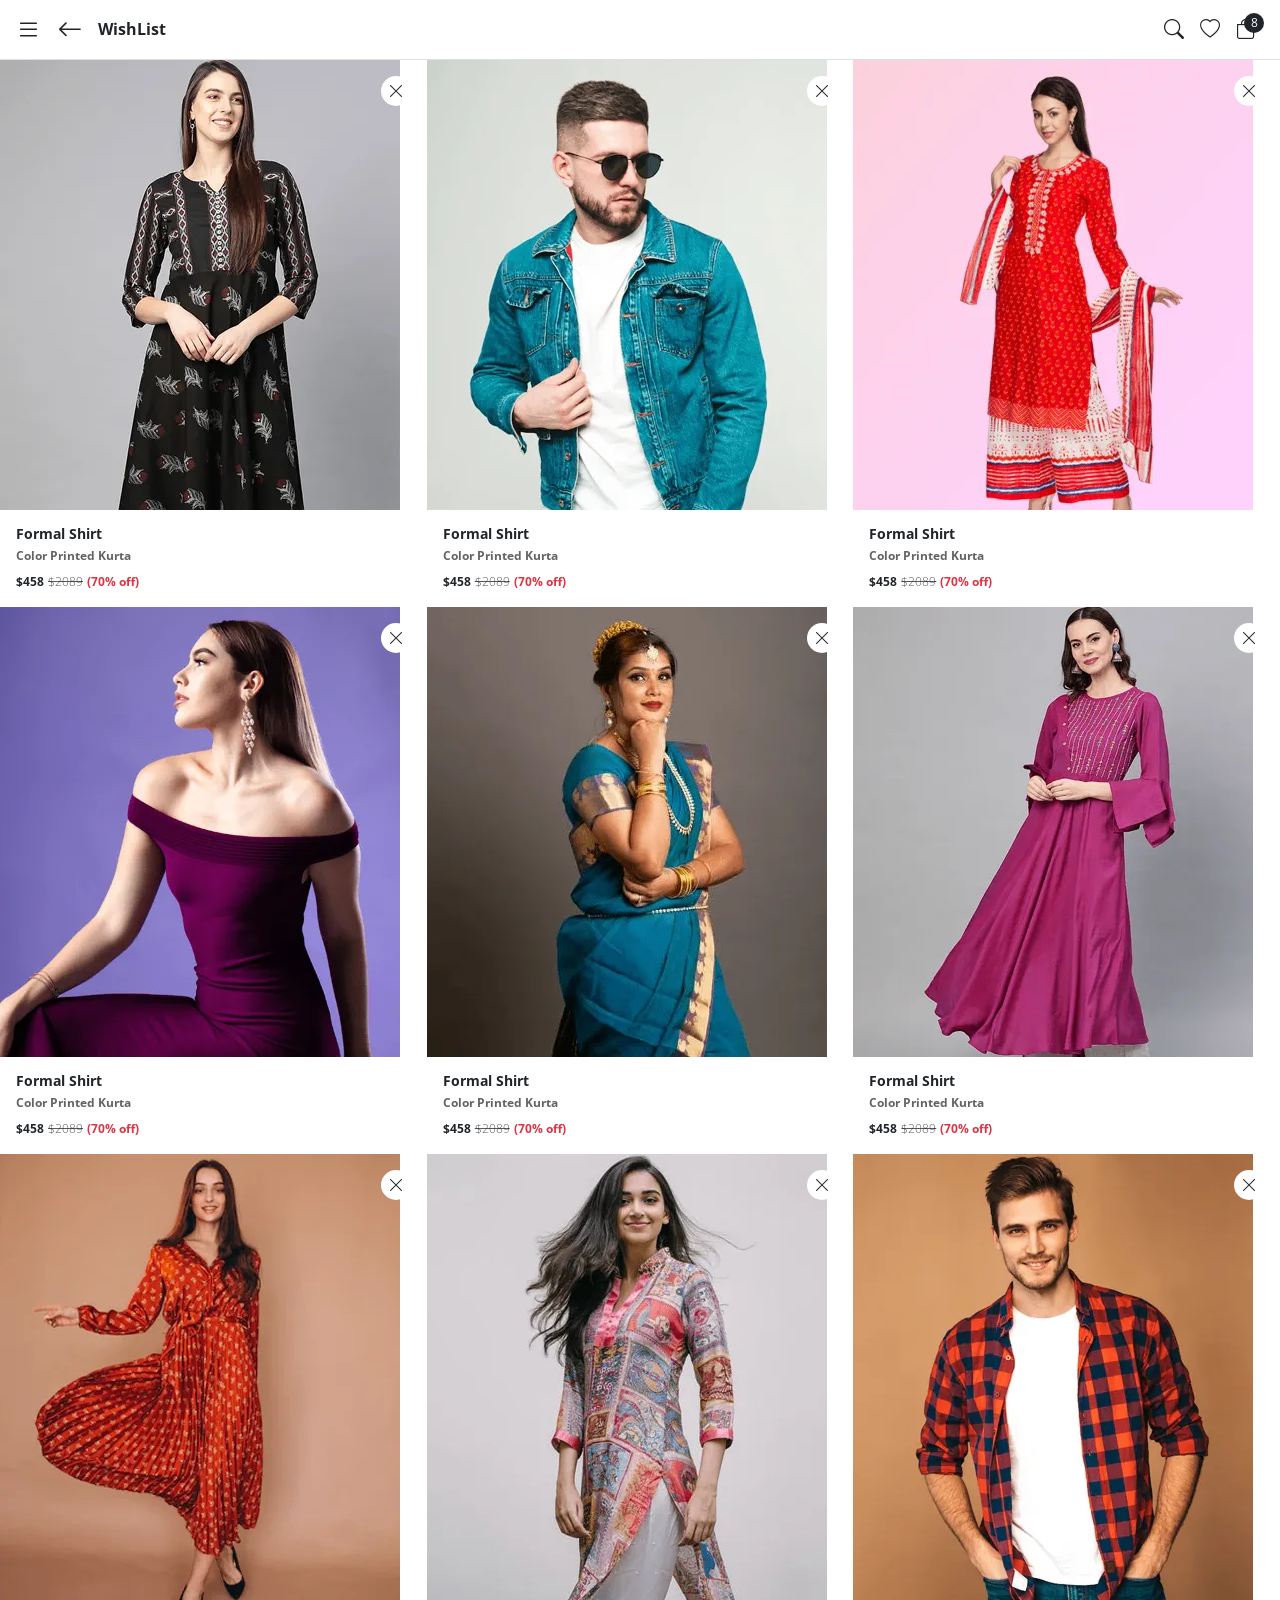
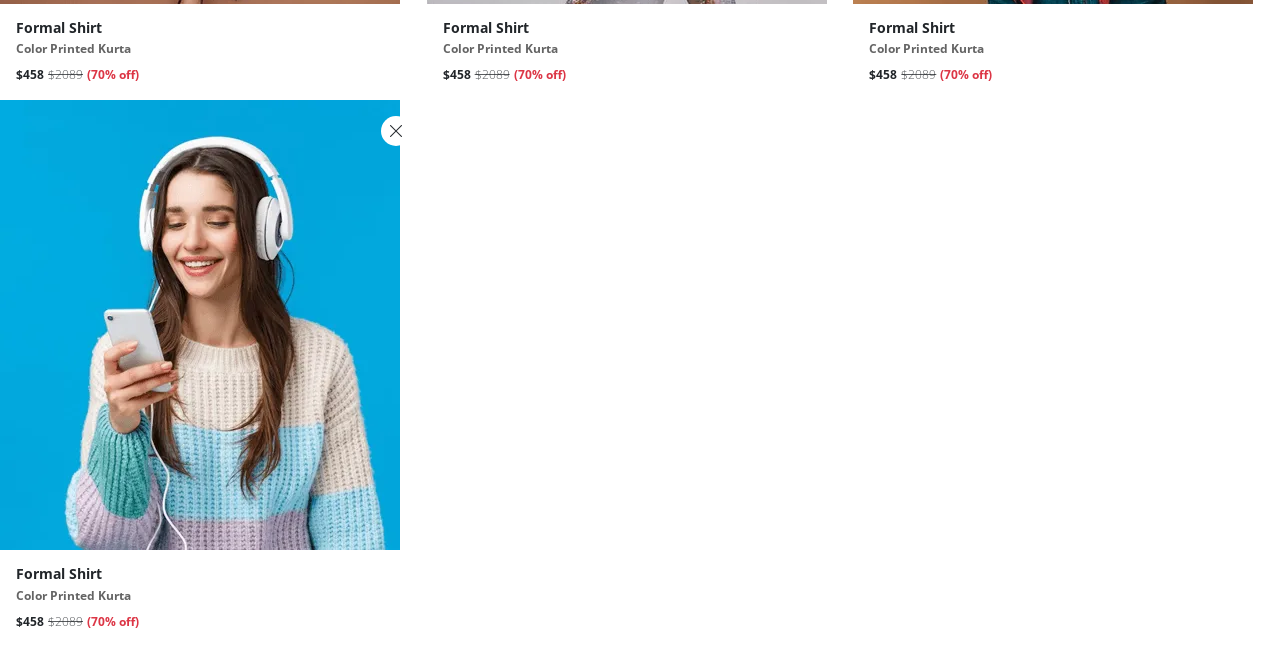
<file: wishlist.html>
<!doctype html>
<html lang="en">
  <head>
    <meta charset="utf-8">
    <meta name="viewport" content="width=device-width, initial-scale=1">
    <title>Shopingo - eCommerce Mobile HTML Template</title>

    <!-- Plugins -->
    <link rel="stylesheet" type="text/css" href="assets/plugins/metismenu/metisMenu.min.css" />
    <link rel="stylesheet" type="text/css" href="assets/plugins/metismenu/mm-vertical.css" />
     <link rel="stylesheet" type="text/css" href="assets/plugins/slick/slick.css" />
     <link rel="stylesheet" type="text/css" href="assets/plugins/slick/slick-theme.css" />

    <!--CSS Files-->
    <link href="assets/css/bootstrap.min.css" rel="stylesheet"/>
    <link href="https://fonts.googleapis.com/css2?family=Open+Sans:wght@400;500;600&display=swap" rel="stylesheet">
    <link rel="stylesheet" href="https://cdn.jsdelivr.net/npm/bootstrap-icons@1.8.3/font/bootstrap-icons.css">
    <link href="assets/css/style.css" rel="stylesheet"/>
    <link href="assets/css/dark-theme.css" rel="stylesheet"/>
  </head>
  <body>

    <!--page loader-->
    <div class="loader-wrapper">
      <div class="d-flex justify-content-center align-items-center position-absolute top-50 start-50 translate-middle">
        <div class="spinner-border text-white" role="status">
          <span class="visually-hidden">Loading...</span>
        </div>
      </div>
    </div>
   <!--end loader-->

   <!--start wrapper-->
    <div class="wrapper">

       <!--start to header-->
       <header class="top-header fixed-top border-bottom d-flex align-items-center">
        <nav class="navbar navbar-expand w-100 p-0 gap-3 align-items-center">
          <div class="nav-button" data-bs-toggle="offcanvas" data-bs-target="#offcanvasSidenav"><a href="javascript:;"><i class="bi bi-list"></i></a></div>
            <div class="nav-button" onclick="history.back()"><a href="javascript:;"><i class="bi bi-arrow-left"></i></a></div>
            <div class="shop-WishList">
              <h6 class="mb-0 fw-bold text-dark">WishList</h6>
            </div>
            <form class="searchbar">
              <div class="position-absolute top-50 translate-middle-y search-icon start-0 ms-4"><i class="bi bi-search"></i></div>
              <input class="form-control px-5" type="text" placeholder="Search for anything">
              <div class="position-absolute top-50 translate-middle-y end-0 search-close-icon me-4"><i class="bi bi-x-lg"></i></div>
            </form>
            <ul class="navbar-nav ms-auto d-flex align-items-center top-right-menu">
              <li class="nav-item mobile-search-button">
                <a class="nav-link" href="javascript:;"><i class="bi bi-search"></i></a>
              </li>
              <li class="nav-item">
                <a class="nav-link" href="wishlist.html"><i class="bi bi-heart"></i></a>
              </li>
              <li class="nav-item">
                <a class="nav-link position-relative" href="cart.html">
                  <div class="cart-badge">8</div>
                  <i class="bi bi-bag"></i>
                </a>
              </li>
            </ul>
        </nav>
       </header>
        <!--end to header-->

      <!--start to page content-->
       <div class="page-content p-0 mb-0">
          
         <!--start produt grid-->
         <div class="product-grid">
          <div class="row row-cols-2 row-cols-md-3 g-0">
            <div class="col">
              <div class="card rounded-0 border-0">
                <div class="position-relative overflow-hidden">
                  <a href="product-details.html">
                    <img src="assets/images/similar/01.webp" class="img-fluid rounded-0" alt="...">
                  </a>
                  <div class="similar-products position-absolute top-0 end-0 me-3 mt-3">
                    <a href="javascript:;"><i class="bi bi-x-lg"></i></a>
                  </div>
                </div>
                <div class="card-body">
                  <h5 class="mb-0 fw-bold product-short-title">Formal Shirt</h5>
                  <p class="mt-1 mb-0 product-short-name font-12 fw-bold">Color Printed Kurta</p>
                  <div class="product-price d-flex align-items-center gap-1 mt-2 font-12">
                    <div class="fw-bold text-dark">$458</div>
                    <div class="fw-light text-muted text-decoration-line-through">$2089</div>
                    <div class="fw-bold text-danger">(70% off)</div>
                  </div>
                </div>
              </div>
            </div>
            <div class="col">
              <div class="card rounded-0 border-0">
                <div class="position-relative overflow-hidden">
                  <a href="product-details.html">
                    <img src="assets/images/shop/02.webp" class="img-fluid rounded-0" alt="...">
                  </a>
                  <div class="similar-products position-absolute top-0 end-0 me-3 mt-3">
                    <a href="javascript:;"><i class="bi bi-x-lg"></i></a>
                  </div>
                </div>
                <div class="card-body">
                  <h5 class="mb-0 fw-bold product-short-title">Formal Shirt</h5>
                  <p class="mt-1 mb-0 product-short-name font-12 fw-bold">Color Printed Kurta</p>
                  <div class="product-price d-flex align-items-center gap-1 mt-2 font-12">
                    <div class="fw-bold text-dark">$458</div>
                    <div class="fw-light text-muted text-decoration-line-through">$2089</div>
                    <div class="fw-bold text-danger">(70% off)</div>
                  </div>
                </div>
              </div>
            </div>
            <div class="col">
              <div class="card rounded-0 border-0">
                <div class="position-relative overflow-hidden">
                  <a href="product-details.html">
                    <img src="assets/images/similar/08.webp" class="img-fluid rounded-0" alt="...">
                  </a>
                  <div class="similar-products position-absolute top-0 end-0 me-3 mt-3">
                    <a href="javascript:;"><i class="bi bi-x-lg"></i></a>
                  </div>
                </div>
                <div class="card-body">
                  <h5 class="mb-0 fw-bold product-short-title">Formal Shirt</h5>
                  <p class="mt-1 mb-0 product-short-name font-12 fw-bold">Color Printed Kurta</p>
                  <div class="product-price d-flex align-items-center gap-1 mt-2 font-12">
                    <div class="fw-bold text-dark">$458</div>
                    <div class="fw-light text-muted text-decoration-line-through">$2089</div>
                    <div class="fw-bold text-danger">(70% off)</div>
                  </div>
                </div>
              </div>
            </div>
            <div class="col">
              <div class="card rounded-0 border-0">
                <div class="position-relative overflow-hidden">
                  <a href="product-details.html">
                    <img src="assets/images/shop/04.webp" class="img-fluid rounded-0" alt="...">
                  </a>
                  <div class="similar-products position-absolute top-0 end-0 me-3 mt-3">
                    <a href="javascript:;"><i class="bi bi-x-lg"></i></a>
                  </div>
                </div>
                <div class="card-body">
                  <h5 class="mb-0 fw-bold product-short-title">Formal Shirt</h5>
                  <p class="mt-1 mb-0 product-short-name font-12 fw-bold">Color Printed Kurta</p>
                  <div class="product-price d-flex align-items-center gap-1 mt-2 font-12">
                    <div class="fw-bold text-dark">$458</div>
                    <div class="fw-light text-muted text-decoration-line-through">$2089</div>
                    <div class="fw-bold text-danger">(70% off)</div>
                  </div>
                </div>
              </div>
            </div>
            <div class="col">
              <div class="card rounded-0 border-0">
                <div class="position-relative overflow-hidden">
                  <a href="product-details.html">
                    <img src="assets/images/shop/05.webp" class="img-fluid rounded-0" alt="...">
                  </a>
                  <div class="similar-products position-absolute top-0 end-0 me-3 mt-3">
                    <a href="javascript:;"><i class="bi bi-x-lg"></i></a>
                  </div>
                </div>
                <div class="card-body">
                  <h5 class="mb-0 fw-bold product-short-title">Formal Shirt</h5>
                  <p class="mt-1 mb-0 product-short-name font-12 fw-bold">Color Printed Kurta</p>
                  <div class="product-price d-flex align-items-center gap-1 mt-2 font-12">
                    <div class="fw-bold text-dark">$458</div>
                    <div class="fw-light text-muted text-decoration-line-through">$2089</div>
                    <div class="fw-bold text-danger">(70% off)</div>
                  </div>
                </div>
              </div>
            </div>
            <div class="col">
              <div class="card rounded-0 border-0">
                <div class="position-relative overflow-hidden">
                  <a href="product-details.html">
                    <img src="assets/images/shop/06.webp" class="img-fluid rounded-0" alt="...">
                  </a>
                  <div class="similar-products position-absolute top-0 end-0 me-3 mt-3">
                    <a href="javascript:;"><i class="bi bi-x-lg"></i></a>
                  </div>
                </div>
                <div class="card-body">
                  <h5 class="mb-0 fw-bold product-short-title">Formal Shirt</h5>
                  <p class="mt-1 mb-0 product-short-name font-12 fw-bold">Color Printed Kurta</p>
                  <div class="product-price d-flex align-items-center gap-1 mt-2 font-12">
                    <div class="fw-bold text-dark">$458</div>
                    <div class="fw-light text-muted text-decoration-line-through">$2089</div>
                    <div class="fw-bold text-danger">(70% off)</div>
                  </div>
                </div>
              </div>
            </div>
            <div class="col">
              <div class="card rounded-0 border-0">
                <div class="position-relative overflow-hidden">
                  <a href="product-details.html">
                    <img src="assets/images/shop/07.webp" class="img-fluid rounded-0" alt="...">
                  </a>
                  <div class="similar-products position-absolute top-0 end-0 me-3 mt-3">
                    <a href="javascript:;"><i class="bi bi-x-lg"></i></a>
                  </div>
                </div>
                <div class="card-body">
                  <h5 class="mb-0 fw-bold product-short-title">Formal Shirt</h5>
                  <p class="mt-1 mb-0 product-short-name font-12 fw-bold">Color Printed Kurta</p>
                  <div class="product-price d-flex align-items-center gap-1 mt-2 font-12">
                    <div class="fw-bold text-dark">$458</div>
                    <div class="fw-light text-muted text-decoration-line-through">$2089</div>
                    <div class="fw-bold text-danger">(70% off)</div>
                  </div>
                </div>
              </div>
            </div>
            <div class="col">
              <div class="card rounded-0 border-0">
                <div class="position-relative overflow-hidden">
                  <a href="product-details.html">
                    <img src="assets/images/shop/08.webp" class="img-fluid rounded-0" alt="...">
                  </a>
                  <div class="similar-products position-absolute top-0 end-0 me-3 mt-3">
                    <a href="javascript:;"><i class="bi bi-x-lg"></i></a>
                  </div>
                </div>
                <div class="card-body">
                  <h5 class="mb-0 fw-bold product-short-title">Formal Shirt</h5>
                  <p class="mt-1 mb-0 product-short-name font-12 fw-bold">Color Printed Kurta</p>
                  <div class="product-price d-flex align-items-center gap-1 mt-2 font-12">
                    <div class="fw-bold text-dark">$458</div>
                    <div class="fw-light text-muted text-decoration-line-through">$2089</div>
                    <div class="fw-bold text-danger">(70% off)</div>
                  </div>
                </div>
              </div>
            </div>
            <div class="col">
              <div class="card rounded-0 border-0">
                <div class="position-relative overflow-hidden">
                  <a href="product-details.html">
                    <img src="assets/images/shop/09.webp" class="img-fluid rounded-0" alt="...">
                  </a>
                  <div class="similar-products position-absolute top-0 end-0 me-3 mt-3">
                    <a href="javascript:;"><i class="bi bi-x-lg"></i></a>
                  </div>
                </div>
                <div class="card-body">
                  <h5 class="mb-0 fw-bold product-short-title">Formal Shirt</h5>
                  <p class="mt-1 mb-0 product-short-name font-12 fw-bold">Color Printed Kurta</p>
                  <div class="product-price d-flex align-items-center gap-1 mt-2 font-12">
                    <div class="fw-bold text-dark">$458</div>
                    <div class="fw-light text-muted text-decoration-line-through">$2089</div>
                    <div class="fw-bold text-danger">(70% off)</div>
                  </div>
                </div>
              </div>
            </div>
            <div class="col">
              <div class="card rounded-0 border-0">
                <div class="position-relative overflow-hidden">
                  <a href="product-details.html">
                    <img src="assets/images/shop/10.webp" class="img-fluid rounded-0" alt="...">
                  </a>
                  <div class="similar-products position-absolute top-0 end-0 me-3 mt-3">
                    <a href="javascript:;"><i class="bi bi-x-lg"></i></a>
                  </div>
                </div>
                <div class="card-body">
                  <h5 class="mb-0 fw-bold product-short-title">Formal Shirt</h5>
                  <p class="mt-1 mb-0 product-short-name font-12 fw-bold">Color Printed Kurta</p>
                  <div class="product-price d-flex align-items-center gap-1 mt-2 font-12">
                    <div class="fw-bold text-dark">$458</div>
                    <div class="fw-light text-muted text-decoration-line-through">$2089</div>
                    <div class="fw-bold text-danger">(70% off)</div>
                  </div>
                </div>
              </div>
            </div>
         
        </div><!--end row-->
       </div>
      <!--end produt grid-->
       </div>
     <!--end to page content-->

      <!--start sidenav-->
      <div class="sidenav">
        <div class="offcanvas offcanvas-start" tabindex="-1" id="offcanvasSidenav">
         <div class="offcanvas-header bg-dark border-bottom border-light">
            <div class="hstack gap-3">
                <div class="">
                  <img src="assets/images/avatars/01.webp" width="45" class="rounded-3 p-1 bg-white" alt=""/>
                </div>
                <div class="details">
                  <h6 class="mb-0 text-white">Hi! Jhon Deo</h6>
                </div>
            </div>
           <div data-bs-dismiss="offcanvas"><i class="bi bi-x-lg fs-5 text-white"></i></div>
         </div>
         <div class="offcanvas-body p-0">
           <nav class="sidebar-nav">
             <ul class="metismenu" id="sidenav">
               <li>
                 <a href="home.html">
                    <i class="bi bi-house-door me-2"></i>
                     Home
                  </a>
               </li>
               <li>
                 <a class="has-arrow" href="javascript:;">
                   <i class="bi bi-person-circle me-2"></i>
                     Account
                 </a>
                 <ul>
                   <li><a href="profile.html">Profile</a></li>
                   <li><a href="my-orders.html">My Orders</a></li>
                   <li><a href="my-profile.html">My Profile</a></li>
                   <li><a href="addresses.html">Addresses</a></li>
                   <li><a href="notification.html">Notification</a></li>
                 </ul>
               </li>
               <li>
                 <a class="has-arrow" href="javascript:;">
                    <i class="bi bi-basket3 me-2"></i>
                    Shop Pages
                  </a>
                 <ul>
                   <li><a href="shop.html">Shop</a></li>
                   <li><a href="cart.html">Cart</a></li>
                   <li><a href="wishlist.html">Wishlist</a></li>
                   <li><a href="product-details.html">Product Details</a></li>
                   <li><a href="checkout.html">Checkout</a></li>
                   <li><a href="order-tracking.html">Order Tracking</a></li>
                 </ul>
               </li>
               <li>
                 <a class="has-arrow" href="javascript:;">
                    <i class="bi bi-credit-card me-2"></i>
                    Payment
                  </a>
                 <ul>
                   <li><a href="payment-method.html">Payment Method</a></li>
                   <li><a href="payment-error.html">Payment Error</a></li>
                   <li><a href="payment-completed.html">Payment Completed</a></li>
                 </ul>
               </li>
               <li>
                 <a class="has-arrow" href="javascript:;">
                    <i class="bi bi-grid me-2"></i>
                    Category
                  </a>
                 <ul>
                   <li><a href="category-grid.html">Category Grid</a></li>
                   <li><a href="category-list.html">Category List</a></li>
                 </ul>
               </li>
               <li>
                 <a class="has-arrow" href="javascript:;">
                    <i class="bi bi-lock me-2"></i>
                    Authentication
                  </a>
                 <ul>
                   <li><a href="authentication-log-in.html">Log In</a></li>
                   <li><a href="authentication-sign-up.html">Sign Up</a></li>
                   <li><a href="authentication-otp-varification.html">Verification</a></li>
                   <li><a href="authentication-change-password.html">Change Password</a></li>
                   <li><a href="authentication-splash.html">Splash</a></li>
                   <li><a href="authentication-splash-2.html">Splash 2</a></li>
                 </ul>
               </li>
               <li>
                 <a class="has-arrow" href="javascript:;">
                    <i class="bi bi-star me-2"></i>
                    Customer Reviews
                  </a>
                 <ul>
                   <li><a href="reviews-and-ratings.html">Ratings & Reviews</a></li>
                   <li><a href="write-a-review.html">Write a Review</a></li>
                 </ul>
               </li>
               <li>
                 <a href="about-us.html">
                    <i class="bi bi-emoji-smile me-2"></i>
                    About Us
                  </a>
               </li>
               <li>
                 <a href="contact-us.html">
                    <i class="bi bi-headphones me-2"></i>
                    Contact Us
                  </a>
               </li>
  
             </ul>
           </nav>
         </div>
         <div class="offcanvas-footer border-top p-3">
           <div class="form-check form-switch">
             <input class="form-check-input" type="checkbox" role="switch" id="DarkMode" onchange="toggleTheme()">
             <label class="form-check-label" for="DarkMode">Dark Mode</label>
           </div>
         </div>
       </div>
     </div>
    <!--end sidenav-->

    </div>
   <!--end wrapper-->


    <!--JS Files-->  
    <script src="assets/js/bootstrap.bundle.min.js"></script>

    <script src="assets/js/jquery.min.js"></script>
    <script src="assets/js/cookies-theme-switcher.js"></script>
    <script src="assets/plugins/metismenu/metisMenu.min.js"></script>
    <script src="assets/plugins/slick/slick.min.js"></script>
    <script src="assets/js/main.js"></script>
    <script src="assets/js/loader.js"></script>
  </body>
</html>
</file>
<file: assets/plugins/metismenu/mm-vertical.css>
.sidebar-nav ul {
  padding: 0;
  margin: 0;
  list-style: none;
}

.sidebar-nav .metismenu {
  display: flex;
  flex-direction: column;
}

.sidebar-nav .metismenu li + li {
  margin-top: 5px;
}

.sidebar-nav .metismenu li:first-child {
  margin-top: 5px;
}
.sidebar-nav .metismenu li:last-child {
  margin-bottom: 5px;
}

.sidebar-nav .metismenu > li {
  display: flex;
  flex-direction: column;
  position: relative;
}
.sidebar-nav .metismenu a {
  position: relative;
  display: block;
  padding: 13px 15px;
  color: #212529;
  transition: all 0.3s ease-out;
  text-decoration: none;
}

.sidebar-nav .metismenu ul a {
  padding: 10px 15px 10px 30px;
}

.sidebar-nav .metismenu ul ul a {
  padding: 10px 15px 10px 45px;
}

.sidebar-nav .metismenu a:hover,
.sidebar-nav .metismenu a:focus,
.sidebar-nav .metismenu a:active,
.sidebar-nav .metismenu .mm-active > a {
  color: #0c63e4;
  text-decoration: none;
}

.sidebar-nav .metismenu .mm-active > a {
  background: #e7f1ff;
  border-radius: 3px;
}
</file>
<file: assets/css/style.css>
/*
Template Name: Shopingo - eCommerce Mobile HTML Template
Author: codervent
Email: codervent@gmail.com
File: style.css
*/

/*
Table of index
*/

/* 
- General
- Header
- Searchbar
- loader
- Footer
- Pag Content
- Utilities
- Radio & Checkbox
- Product Details
- Metis Menu
- Order Tracking
- Animation
 */





 /*General*/

body{
    font-size: 14px;
    color: #646464;
    font-family: 'Open Sans', sans-serif;
    background-color: #ffffff;
}

a {
    text-decoration: none;
}

.h1, .h2, .h3, .h4, .h5, .h6, h1, h2, h3, h4, h5, h6 {
    color: #212529;
}

::placeholder {
    color: #000;
    opacity: 0.3 !important;
}

::-webkit-scrollbar {
    width: 0px !important;
  }



/* Header */

.top-header {
    width: auto;
    height: 60px;
    background-color: #ffffff;
    padding-left: 1.0rem;
    padding-right: 1.0rem;
}

.page-content {
    margin-top: 60px;
    margin-bottom: 60px;
    padding: 1rem;
}

.top-header .navbar .nav-button a{
    font-size: 25px;
    color: #212529;
}

.top-header .navbar .top-right-menu a.nav-link{
    font-size: 20px;
    color: #212529;
}

.top-header .top-right-menu .cart-badge {
    position: absolute;
    top: 6px;
    right: 0px;
    color: #fff;
    width: 20px;
    height: 20px;
    font-size: 12px;
    border-radius: 50%;
    display: flex;
    align-items: center;
    justify-content: center;
    background-color: #212529;
}

/* Searchbar */

.top-header .navbar .searchbar {
    display: none;
}

.top-header .navbar .full-search-bar {
    display: flex;
    align-items: center;
    width: 100%;
    position: fixed;
    left: 0;
    right: 0;
    top: 0;
    bottom: 0;
    border-bottom: 1px solid #dee2e6;
    z-index: 100;
    background-color: #ffffff;
    height: 65px;
    padding: 0 1.0rem;
    -webkit-animation: .6s cubic-bezier(.25, .8, .25, 1) 0s normal forwards 1 animdropdown;
    animation: .6s cubic-bezier(.25, .8, .25, 1) 0s normal forwards 1 animdropdown;
}

.top-header .navbar .full-search-bar .form-control {
    background-color: #f6f6f6;
    border-radius: 0.5rem;
    
}

.top-header .navbar .full-search-bar .form-control:focus {
    background-color: #ffffff;
    border: 1px solid #212529;
}


.searchbar .search-icon {
    margin-left: 2rem !important;
}

.searchbar .search-close-icon {
    margin-right: 2rem !important;
}

.form-control:focus {
	color: #212529;
	background-color: #fff;
	border-color: #212529;
    border: 1px solid #212529;
	outline: 0;
	box-shadow: 0 0 0 .25rem rgba(33, 37, 41, 0.0)
}


/* loader */

.loader-wrapper {
    position: fixed;
    top: 0%;
    left: 0%;
    width: 100%;
    height: 100%;
    z-index: 10000;
    background-color: #212529;
}


/* footer */

.wrapper .page-footer {
    width: auto;
    height: 60px;
    background-color: #ffffff;
    padding-left: 1.0rem;
    padding-right: 1.0rem;
}

.wrapper .page-footer .navbar a.nav-link {
    color: #212529; 
}


.wrapper .page-footer .navbar a.nav-link .icon {
   font-size: 20px;
}

.wrapper .page-footer .navbar a.nav-link .name {
    font-size: 14px;
 }


.wrapper .sidenav .offcanvas-header {
    height: auto;
}

.wrapper .sidenav .offcanvas {
    width: 300px;
}

/* Pag Content */

.category-img figure {
    margin: auto;
}

.category-img figcaption {
    font-size: 12px;
    color: #212529;
    text-align: center;
    padding-top: 5px;
    font-weight: 600;
}


/* Utilities */

.bg-red {
    background-color: #ff2c2c !important;
}

.bg-green {
    background-color: #21ad61 !important;
}

.bg-purple {
    background-color: #723da6 !important;
}

.border-light {
    border-color: rgba(255, 255, 255, 0.12) !important
}

.bg-facebook {
    background-color: #3b5998 !important;
}

.bg-pinterest {
    background-color: #c8232c !important;
}

.bg-linkedin {
    background-color: #0072b1 !important;
}

.bg-apple {
    background-color: #000 !important;
}

.text-purple {
    color: #723da6 !important;
}
.text-orange {
    color: #ff822c !important;
}
.text-cyane {
    color: #00FFFF !important;
}
.text-brown {
    color: #ce5334 !important;
}
.text-ten {
    color: #5eff00 !important;
}
.text-pink {
    color: #ff006f !important;
}

.section-title {
    color: #212529;
    font-size: 18px;
}

.review-item .client-name {
    color: #212529;
    font-size: 14px;
}

.product-short-title {
    color: #212529;
    font-size: 14px;
}

.font-12 {
    font-size: 12px;
}

.rounded-end-0 {
    border-top-right-radius: 0 !important;
    border-bottom-right-radius: 0!important;
}

.rounded-start-0 {
    border-top-left-radius: 0 !important;
    border-bottom-left-radius: 0!important;
}

.btn-ecomm {
    font-size: 14px;
    text-transform: uppercase;
    font-weight: 600;
    padding: 0.5rem 1.5rem;
    border-radius: 0;
    z-index: 6;
}


.filter-menu .nav-link {
    border-radius: 0;
    color: #363d46;
    background-color: #fbfbfb;
    border-bottom: 1px solid #eee;
}

.filter-menu .nav-link.active {
    color: #1b222d;
    background-color: #ffffff;
}

.filter-content .product-number {
    color: #b7b7b7;
    margin-left: 7px;
}


/* Radio & Checkbox */

.form-check-input,
.form-check-input,
.form-check-label {
  cursor: pointer;
}

.product-number {
  color: #b7b7b7;
  margin-left: 7px;
}


.form-check-input:checked,
.form-check-input:checked {
  background-color: #212529;
  border-color: #212529;
}

.form-check-input:focus,
.form-check-input:focus {
  border-color: #212529;
  outline: 0;
  box-shadow: 0 0 0 .25rem rgba(34, 38, 42, 0.0)
}

.similar-products a {
    width: 30px;
    height: 30px;
    display: flex;
    align-items: center;
    justify-content: center;
    background-color: #ffffff;
    color: #212529;
    font-size: 16px;
    border-radius: 50%;
}

.h-90 {
    height: 90%!important;
}

.rounded-top-left-right-lg {
    border-top-left-radius: 25px;
    border-top-right-radius: 25px;
}


.offcanvas-footer {
    background-color: #ffffff;
}


/* Product Details */

.product-image-slider .slick-list {
   margin: 0 0;
}

.product-image-slider .slick-slide {
    margin: 0 0;
}


.product-image-slider .slick-dots {
    bottom: 0;
}

.share-product {
    width: 35px;
    height: 35px;
    font-size: 14px;
    font-weight: 600;
    border-radius: 50%;
    display: flex;
    align-items: center;
    justify-content: center;
    color: #212529;
    background-color: #fff;
    z-index: 1;
    cursor: pointer;
}

.share-product:hover {
    color: #212529;
} 

.product-image-slider .slick-dots li button:before {
    opacity: 1;
    color: white;
}

.product-image-slider .slick-dots li.slick-active button:before {
    opacity: 1;
    color: rgb(0, 0, 0);
}


.product-image-slider .slick-prev, .product-image-slider .slick-next {
    font-size: 24px;
    color: #fff;
    opacity: 0.7;
    background: rgba(255, 255, 255, 0.0);
    box-shadow: none
}

.product-image-slider .slick-prev:hover, .product-image-slider .slick-next:hover,
.product-image-slider .slick-prev:focus, .product-image-slider .slick-next:focus {
    opacity: 1;
    background: rgba(255, 255, 255, 0.0);
    box-shadow: none
}


.product-image-slider .slick-prev {
    left: 0;
}

.product-image-slider .slick-next {
    right: 0;
}

.width-content {
    width: fit-content;
}

.size-chart div button {
    width: 50px;
    height: 50px;
    display: flex;
    align-items: center;
    justify-content: center;
    font-size: 14px;
    border: 1px solid #dee2e6;
    border-radius: 50%;
    color: #222121;
    font-weight: 600;
    background-color: #ffffff;
    transition: 0.3s cubic-bezier(0.075, 0.82, 0.165, 1);
}

.size-chart div button:hover, .size-chart div button:focus {
    color: #ffffff;
    border: 1px solid #212529;
    background-color: #212529;
}


.product-info .product-title {
    color: #222121;
}

.separator {
    display: flex;
    align-items: center;
}

.separator .line {
    height: 1px;
    flex: 1;
    background-color: #dee2e6;
}

.separator h3 {
    padding: 0 1.5rem;
}


.wishlist-close {
    background-color: #ffffff;
    border-radius: 50%;
    padding: 10px;
    margin: 7px;
}


.block-button {
    height: 60px;
    display: flex;
    align-items: center;
    justify-content: center;
}

.payment-input {
    width: 1.2em;
    height: 1.2em;
}

.profile-item,
.profile-item:hover,
.profile-item:focus {
    color: #141619;
    text-decoration: none;
}


.noti-box {
    width: 40px;
    height: 40px;
    color: #fff;
    display: flex;
    align-items: center;
    justify-content: center;
    font-size: 18px;
    font-weight: 600;
    background-color: #eff1f3;
    border-radius: 50%;
}

.forgot-link {
    color: #646464;
}

.forgot-link:hover {
    color: #646464;
}


.social-login a {
   width: 40px;
   height: 40px;
   display: flex;
   align-items: center;
   justify-content: center;
   color: #fff;
   font-size: 16px;
   background-color: #eaebeb;
   border-radius: 50%;
}

.verification-controls input{
    width: 50px;
    height: 50px;
    text-align: center;
    padding: 0;
}

.splash-bg-2 {
    background-image: url(https://images.pexels.com/photos/5655511/pexels-photo-5655511.jpeg?auto=compress&cs=tinysrgb&w=1260&h=750&dpr=1);
    background-size: cover;
    background-position: center;
    background-attachment: fixed;
}


/* Metis Menu */

.sidebar-nav .metismenu a {
    font-size: 14px;
    font-weight: 500;
    padding: 10px 16px;
    border-bottom: 1px solid #dee2e6;
}


.sidebar-nav .metismenu .mm-active > a,
.sidebar-nav .metismenu a:hover,
.sidebar-nav .metismenu a:focus{
    color: #212529;
    background-color: #f8f9fa;
}

.sidebar-nav .metismenu li:first-child {
    margin-top: 0px;
}

.sidebar-nav .metismenu .mm-active > a {
    border-radius: 0;
}

.sidebar-nav .metismenu li + li {
    margin-top: 0px;
}

.sidebar-nav .metismenu ul a {
    padding: 8px 16px 8px 42px;
}


/* Order Tracking */

.timeline-with-icons {
    border-left: 1px solid #dee2e6;
    position: relative;
    list-style: none;
}

.timeline-with-icons .timeline-item {
    position: relative;
}

.timeline-with-icons .timeline-item:after {
    position: absolute;
    display: block;
    top: 0;
}

.timeline-with-icons .timeline-icon.active {
    color: #fff;
    background-color: #212529;
}

.timeline-with-icons .timeline-icon {
    position: absolute;
    left: -48px;
    background-color: #f8f9fa;
    color: #bcc0c5;
    border-radius: 50%;
    height: 31px;
    width: 31px;
    display: flex;
    align-items: center;
    justify-content: center;
}



/* animation */

@-webkit-keyframes animdropdown {
	from {
		-webkit-transform: translate3d(0, 6px, 0);
		transform: translate3d(0, 6px, 0);
		opacity: 0
	}
	to {
		-webkit-transform: translate3d(0, 0, 0);
		transform: translate3d(0, 0, 0);
		opacity: 1
	}
}

@keyframes animdropdown {
	from {
		-webkit-transform: translate3d(0, 6px, 0);
		transform: translate3d(0, 6px, 0);
		opacity: 0
	}
	to {
		-webkit-transform: translate3d(0, 0, 0);
		transform: translate3d(0, 0, 0);
		opacity: 1
	}
}
</file>
<file: assets/css/dark-theme.css>
html.dark-theme .border-start {
    border-left: 1px solid rgb(255 255 255 / 12%) !important;
}

html.dark-theme .border-end {
    border-right: 1px solid rgb(255 255 255 / 12%) !important;
}

html.dark-theme .border-top {
    border-top: 1px solid rgb(255 255 255 / 12%) !important;
}

html.dark-theme .border-bottom {
    border-bottom: 1px solid rgb(255 255 255 / 12%) !important;
}


html.dark-theme body {
    color: #f8f9fa;
    font-family: 'Open Sans', sans-serif;
    background-color: #212529;
}

html.dark-theme .h1, html.dark-theme .h2, html.dark-theme .h3, html.dark-theme .h4, html.dark-theme .h5, html.dark-theme .h6,
html.dark-theme h1,html.dark-theme  h2, html.dark-theme h3, html.dark-theme h4, html.dark-theme h5, html.dark-theme h6 {
    color: #f8f9fa;
}

html.dark-theme ::placeholder {
    color: #f8f9fa;
    opacity: 0.3 !important;
}

html.dark-theme .offcanvas-footer,
html.dark-theme .top-header {
    background-color: #212529;
}


html.dark-theme .top-header .top-right-menu .cart-badge {
    color: #212529;
    background-color: #ffffff;
}

html.dark-theme .wrapper .page-footer .navbar a.nav-link,
html.dark-theme .category-img figcaption,
html.dark-theme .top-header .navbar .nav-button a,
html.dark-theme .top-header .navbar .top-right-menu a.nav-link {
    color: #f8f9fa;
}


html.dark-theme .top-header .navbar .full-search-bar {
    border-bottom: 1px solid rgb(255 255 255 / 12%);
    background-color: #212529;
}

html.dark-theme .top-header .navbar .full-search-bar .form-control {
    color: #f8fafc;
    background-color: #343a40;
    border: 1px solid rgb(255 255 255 / 12%);
}

html.dark-theme .top-header .navbar .full-search-bar .form-control:focus {
    background-color: #343a40;
    border: 1px solid rgb(255 255 255 / 12%);
}

html.dark-theme .top-header .brand-logo {
    filter: invert(1) grayscale(100%) brightness(200%);
}

html.dark-theme .brands a img {
    filter: invert(1) grayscale(100%) brightness(200%);
}

html.dark-theme .why-choose .card-body img {
    filter: invert(1) grayscale(100%) brightness(200%);
}

html.dark-theme .review-item .client-name {
    color: #f8fafc;
}

html.dark-theme .slick-dots li button:before {
    color: white;
}

html.dark-theme .slick-dots li.slick-active button:before {
    color: white;
}


html.dark-theme .brands-slider img {
    filter: invert(1) grayscale(100%) brightness(200%);
}


html.dark-theme .wrapper .page-footer {
    background-color: #212529;
}

html.dark-theme .sidebar-nav .metismenu a {
    color: #ffffff;
    border-bottom: 1px solid rgb(255 255 255 / 12%);
}

html.dark-theme .sidebar-nav .metismenu .mm-active > a,
html.dark-theme .sidebar-nav .metismenu a:hover, 
html.dark-theme .sidebar-nav .metismenu a:focus {
    background-color: rgb(248 249 250 / 12%);
}

html.dark-theme .profile-item,
html.dark-theme .profile-item:hover,
html.dark-theme .profile-item:focus {
    color: #f8fafc;
}


html.dark-theme .size-chart div button {
    color: #ffffff;
    border: 1px solid rgb(255 255 255 / 12%);
    background-color: rgb(255 255 255 / 12%);
}


html.dark-theme .size-chart div button:hover,
html.dark-theme .size-chart div button:focus {
    color: #212529;
    border: 1px solid #fff;
    background-color: #fff;
}

html.dark-theme .product-info .product-title {
    color: #f8fafc;
}

html.dark-theme .form-check-input:checked,
html.dark-theme .form-check-input:checked {
  background-color: rgba(33, 30, 30, 0.25);
  border-color: rgba(255, 253, 253, 0.779);
}

html.dark-theme .form-check-input:focus,
html.dark-theme .form-check-input:focus {
 border-color: rgba(255, 253, 253, 0.779);
  outline: 0;
  box-shadow: 0 0 0 .25rem rgba(34, 38, 42, 0.0)
}


html.dark-theme .filter-menu .nav-link {
    color: #ffffff;
    background-color: #31363b;
    border-bottom: 1px solid rgb(255 255 255 / 12%);
}

html.dark-theme .filter-menu .nav-link.active {
    color: #ffffff;
    background-color: rgb(255 255 255 / 0%);
}

html.dark-theme .timeline-with-icons .timeline-icon {
    color: #7e8388;
    background-color: #343a40;
}

html.dark-theme .timeline-with-icons .timeline-icon.active {
    color: #212529;
    background-color: #ffffff;
}

html.dark-theme .error-img img {
    filter: invert(1) grayscale(100%) brightness(200%);
}



/* Components */

html.dark-theme .card {
    border-color: rgb(255 255 255 / 12%);
    background-color: #31363b;
}

html.dark-theme .card .card-header,
html.dark-theme .card .card-footer {
    border-color: rgb(255 255 255 / 12%);
}


html.dark-theme .text-dark {
    color: white !important;
}

html.dark-theme .text-muted {
    color: #c0c2c5 !important;
}

html.dark-theme .border {
    border-color: rgb(255 255 255 / 12%) !important;
}
html.dark-theme .bg-light {
  background-color: rgb(248 249 250 / 12%) !important;
}

html.dark-theme .offcanvas {
    background-color: #212529;
}

html.dark-theme .list-group-item {
    color: #f8fafc;
    border-color: rgb(255 255 255 / 12%);
    background-color: #31363b;
}

html.dark-theme .btn {
    color: #f8fafc;
}

html.dark-theme .btn:hover,
html.dark-theme .btn:focus{
    border-color: #6b7076;
    background-color: #3c4146;
}

html.dark-theme .btn-close {
    filter: invert(1) grayscale(100%) brightness(200%);
}

html.dark-theme .form-check-input {
    background-color: rgb(255 255 255 / 16%);
}

html.dark-theme .form-control {
    color: #f8fafc;
    background-color: #31363b;
    border-color: rgb(255 255 255 / 12%);
}

html.dark-theme .form-control:focus {
	color: #f8fafc;
	background-color: #2a2e33;
	border-color: #4a5055;
    border: 1px solid #4a5055;
	outline: 0;
	box-shadow: 0 0 0 .25rem rgba(33, 37, 41, 0.0)
}

html.dark-theme .btn-dark {
    color: #f8fafc;
    background-color: #121416;
    border-color: #121416;
}

html.dark-theme .btn-light:hover,
html.dark-theme .btn-light {
    color: #f8fafc;
    background-color: rgb(248 249 250 / 12%);
    border-color: rgb(255 255 255 / 12%);
}

html.dark-theme .btn-outline-dark {
    color: #ffffff;
    background-color: rgba(255, 255, 255, 0.12);
    border-color: rgba(255, 255, 255, 0.12);
}

html.dark-theme .offcanvas-backdrop {
    background-color: #fff;
}

html.dark-theme .modal .modal-content {
    background-color: #212529;
}

html.dark-theme .modal-footer {
    border-color:rgb(255 255 255 / 12%)
}
</file>
<file: assets/plugins/metismenu/metisMenu.min.css>
﻿/*!
* metismenu https://github.com/onokumus/metismenu#readme
* A collapsible jQuery menu plugin
* @version 3.0.6
* @author Osman Nuri Okumus <onokumus@gmail.com> (https://github.com/onokumus)
* @license: MIT
*/.metismenu .arrow{float:right;line-height:1.42857}*[dir=rtl] .metismenu .arrow{float:left}.metismenu .glyphicon.arrow:before{content:""}.metismenu .mm-active>a>.glyphicon.arrow:before{content:""}.metismenu .fa.arrow:before{content:""}.metismenu .mm-active>a>.fa.arrow:before{content:""}.metismenu .ion.arrow:before{content:""}.metismenu .mm-active>a>.ion.arrow:before{content:""}.metismenu .plus-times{float:right}*[dir=rtl] .metismenu .plus-times{float:left}.metismenu .fa.plus-times:before{content:""}.metismenu .mm-active>a>.fa.plus-times{transform:rotate(45deg)}.metismenu .plus-minus{float:right}*[dir=rtl] .metismenu .plus-minus{float:left}.metismenu .fa.plus-minus:before{content:""}.metismenu .mm-active>a>.fa.plus-minus:before{content:""}.metismenu .mm-collapse:not(.mm-show){display:none}.metismenu .mm-collapsing{position:relative;height:0;overflow:hidden;transition-timing-function:ease;transition-duration:.35s;transition-property:height,visibility}.metismenu .has-arrow{position:relative}.metismenu .has-arrow::after{position:absolute;content:"";width:.5em;height:.5em;border-width:1px 0 0 1px;border-style:solid;border-color:initial;right:1em;transform:rotate(-45deg) translate(0, -50%);transform-origin:top;top:50%;transition:all .3s ease-out}*[dir=rtl] .metismenu .has-arrow::after{right:auto;left:1em;transform:rotate(135deg) translate(0, -50%)}.metismenu .mm-active>.has-arrow::after,.metismenu .has-arrow[aria-expanded=true]::after{transform:rotate(-135deg) translate(0, -50%)}*[dir=rtl] .metismenu .mm-active>.has-arrow::after,*[dir=rtl] .metismenu .has-arrow[aria-expanded=true]::after{transform:rotate(225deg) translate(0, -50%)}/*# sourceMappingURL=metisMenu.min.css.map */
</file>
